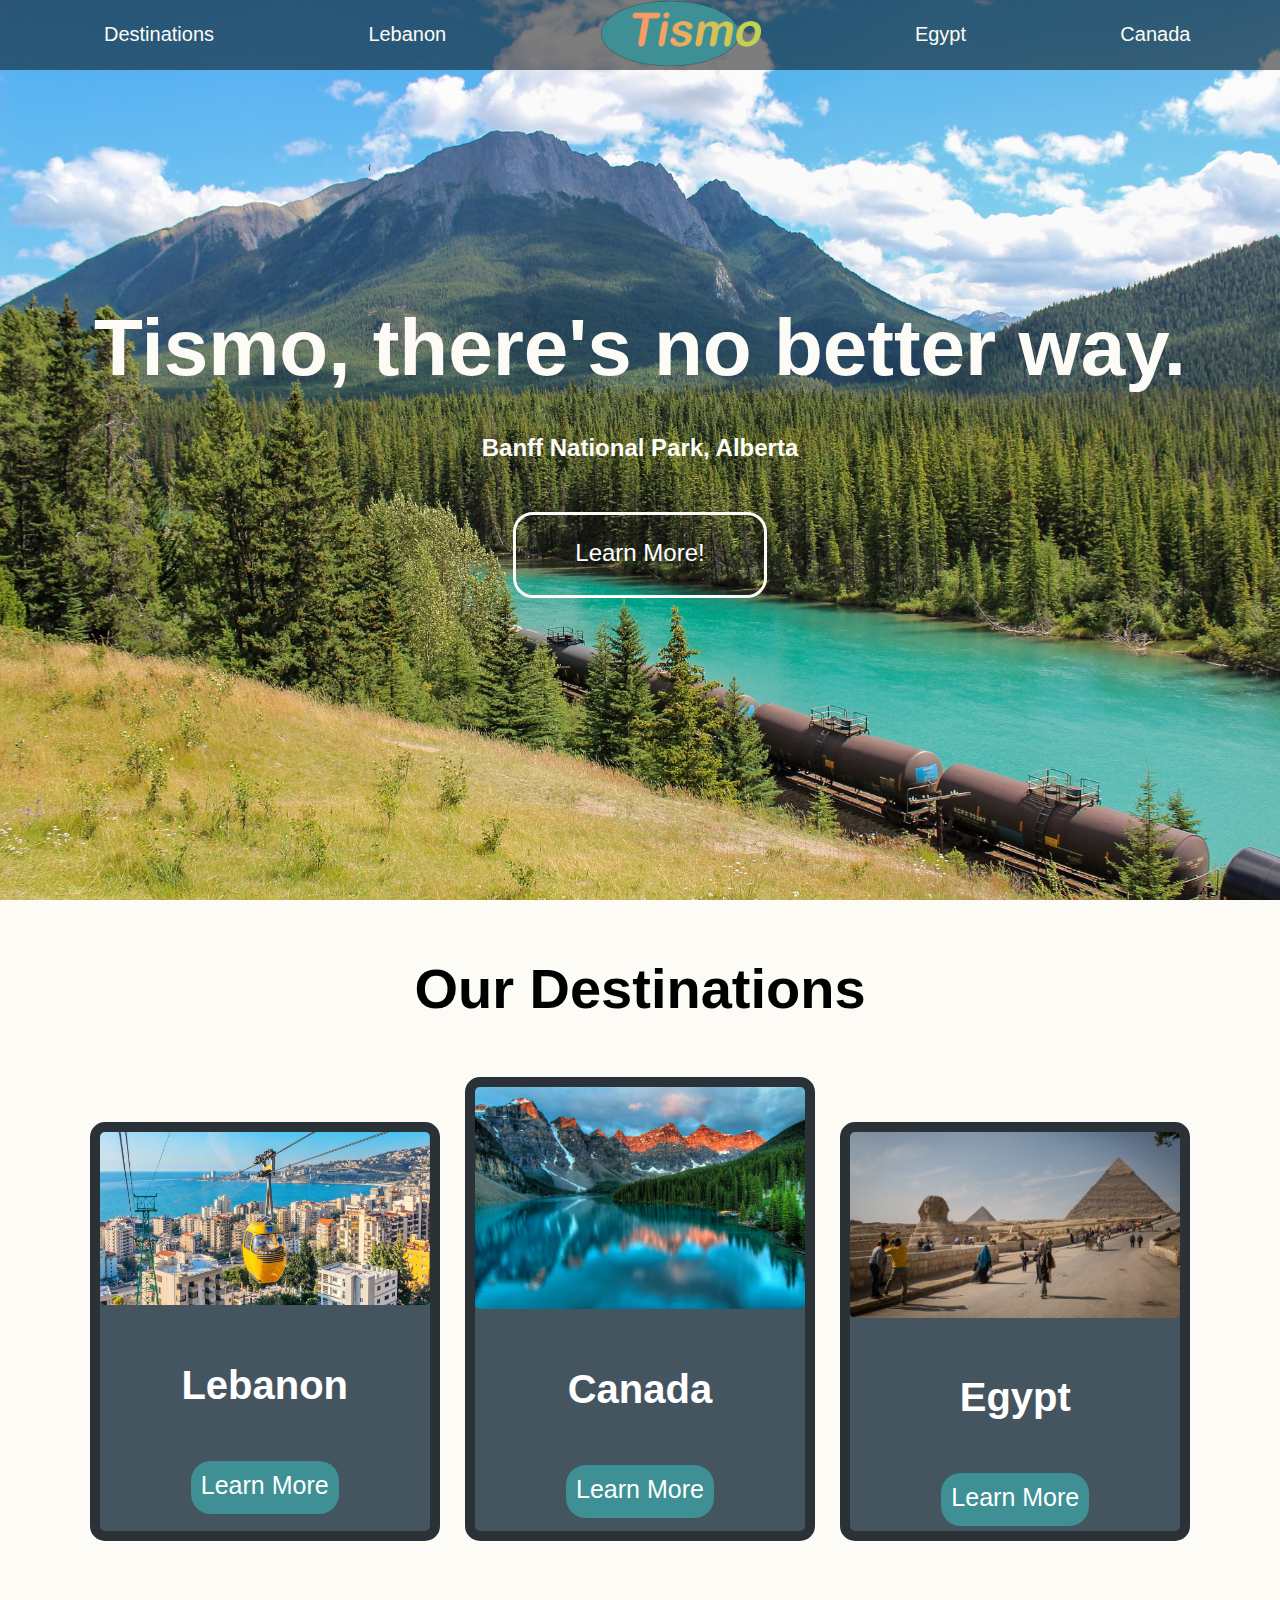
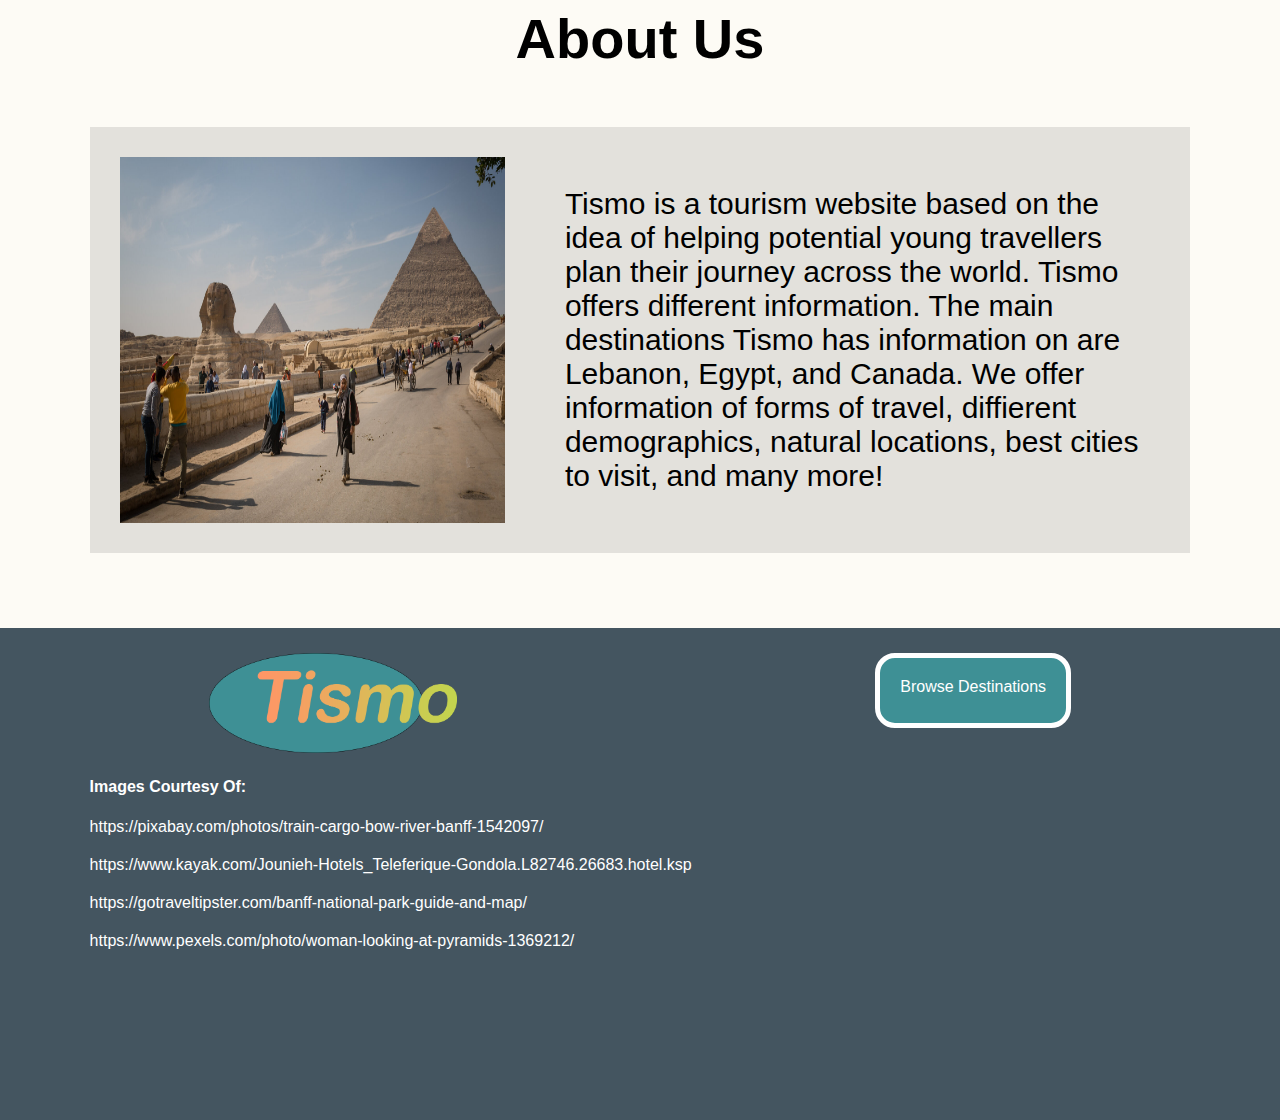
<file: index.html>
<!DOCTYPE html>
<html lang="en">
  <head>
    <meta charset="UTF-8" />
    <meta http-equiv="X-UA-Compatible" content="IE=edge" />
    <meta name="viewport" content="width=device-width, initial-scale=1.0" />
    <link rel="stylesheet" href="css/styles.css" />
    <link rel="icon" href="icon.ico" />
    <title>Tismo</title>
    <link
      href="https://cdnjs.cloudflare.com/ajax/libs/font-awesome/5.15.1/css/all.min.css"
      rel="stylesheet"
      type="text/css"
    />
  </head>
  <body>
    <!-- Header -->
    <header class="header">
      <div class="dropdown">
        <button class="dropbtn">
          <img class="dropdown-img" src="IMG/menu.png" alt="menu png" />
        </button>
        <nav>
          <ul class="dropdown-content" style="list-style-type: none">
            <li><a href="destinations.html">Destinations</a></li>
            <li><a href="/Lebanon/lebanon-about.html">Lebanon</a></li>
            <li>
              <a href="index.html"
                ><img
                  class="logodesktop"
                  src="IMG/fixedtismo.png"
                  alt="Tismo Logo"
              /></a>
            </li>
            <li><a href="Egypt/egypt-about.html">Egypt</a></li>
            <li><a href="Canada/canada-about.html">Canada</a></li>
          </ul>
        </nav>
      </div>
      <div>
        <a href="index.html"
          ><img class="logo" src="IMG/fixedtismo.png" alt="Tismo Logo"
        /></a>
      </div>
    </header>
    <!-- heroimg -->
    <section class="hero1">
      <div class="hero-inner">
        <h1>Tismo, there's no better way.</h1>

        <h2>Banff National Park, Alberta</h2>
        <a href="Canada/canada-about.html" class="herobutton">Learn More!</a>
      </div>
    </section>

    <!-- Destinations on Index -->
    <section class="index-destinations">
      <h3>Our Destinations</h3>
      <div class="dest-flex">
        <div class="dest-Lebanon">
          <img src="IMG/Lebanon-Gondala.jpg" alt="Lebanese Gondala in Sun" />
          <section class="destinations-text">
            <h4>Lebanon</h4>
            <a href="Lebanon/lebanon-about.html">Learn More</a>
          </section>
        </div>
        <div class="dest-Canada">
          <img src="IMG/alberta.jpg" alt="Alberta Mountains" />
          <section class="destinations-text">
            <h4>Canada</h4>
            <a href="Canada/canada-about.html">Learn More</a>
          </section>
        </div>
        <div class="dest-Egypt">
          <img src="IMG/Egypt-View.jpg" alt="Egypt Pyramids View" />
          <section class="destinations-text">
            <h4>Egypt</h4>
            <a href="Egypt/egypt-about.html">Learn More</a>
          </section>
        </div>
      </div>
    </section>
    <!-- About Us -->
    <section class="AboutUs">
      <h3>About Us</h3>
      <div class="AboutUs-text">
        <img src="IMG/Egypt-View.jpg" alt="View of Egyptian Pyramids" />
        <p>
          Tismo is a tourism website based on the idea of helping potential
          young travellers plan their journey across the world. Tismo offers
          different information. The main destinations Tismo has information on
          are Lebanon, Egypt, and Canada. We offer information of forms of
          travel, diffierent demographics, natural locations, best cities to
          visit, and many more!
        </p>
      </div>
    </section>

    <!-- Footer -->
    <footer>
      <div class="container">
        <div class="upper">
          <div>
            <img
              src="IMG/fixedtismo.png"
              class="footerlogo"
              alt="Footer Logo"
            />
          </div>
          <div>
            <div>
              <a class="footerbutton" href="destinations.html"
                >Browse Destinations</a
              >
            </div>
          </div>
        </div>
        <div>
          <h4 class="footertitle">Images Courtesy Of:</h4>
          <p>
            <a class="footerlinks"
              >https://pixabay.com/photos/train-cargo-bow-river-banff-1542097/</a
            >
          </p>
          <p>
            <a class="footerlinks"
              >https://www.kayak.com/Jounieh-Hotels_Teleferique-Gondola.L82746.26683.hotel.ksp</a
            >
          </p>
          <p>
            <a class="footerlinks"
              >https://gotraveltipster.com/banff-national-park-guide-and-map/</a
            >
          </p>
          <p>
            <a class="footerlinks"
              >https://www.pexels.com/photo/woman-looking-at-pyramids-1369212/</a
            >
          </p>
        </div>
      </div>
    </footer>
  </body>
</html>
</file>
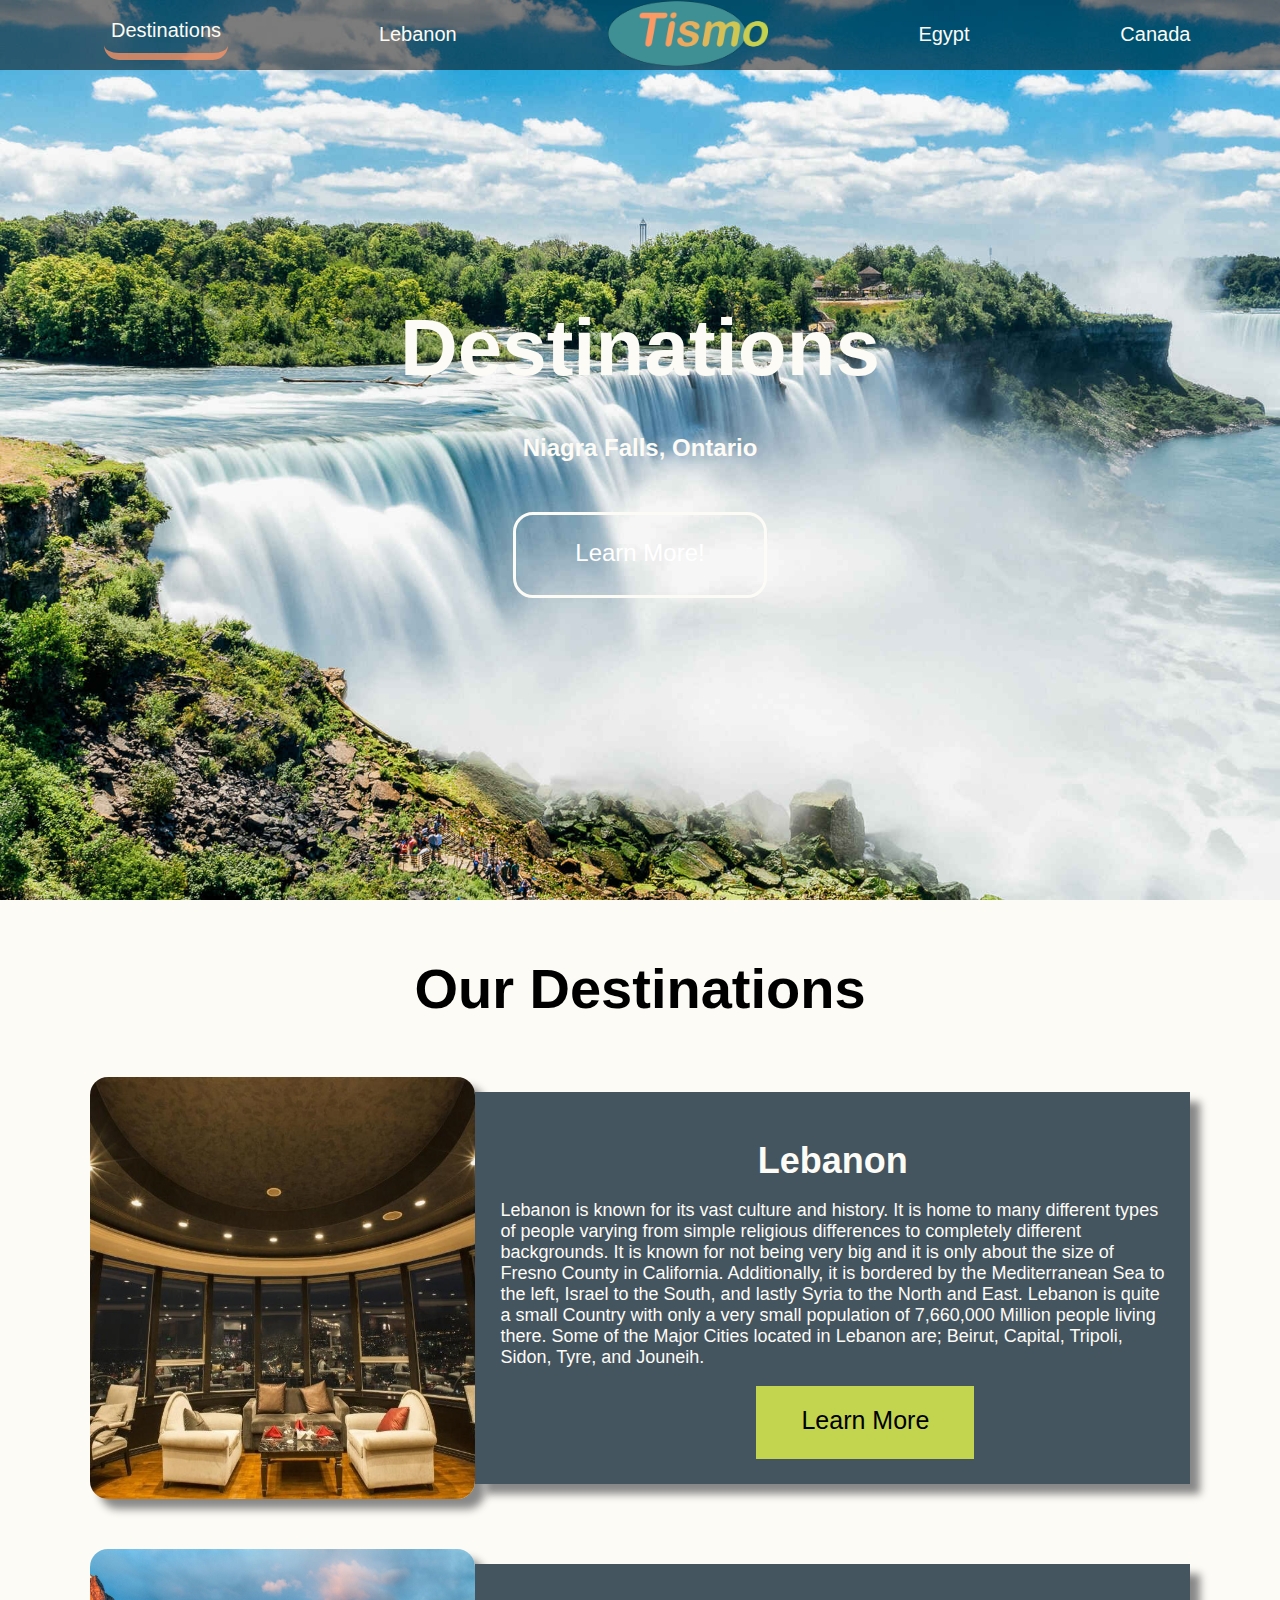
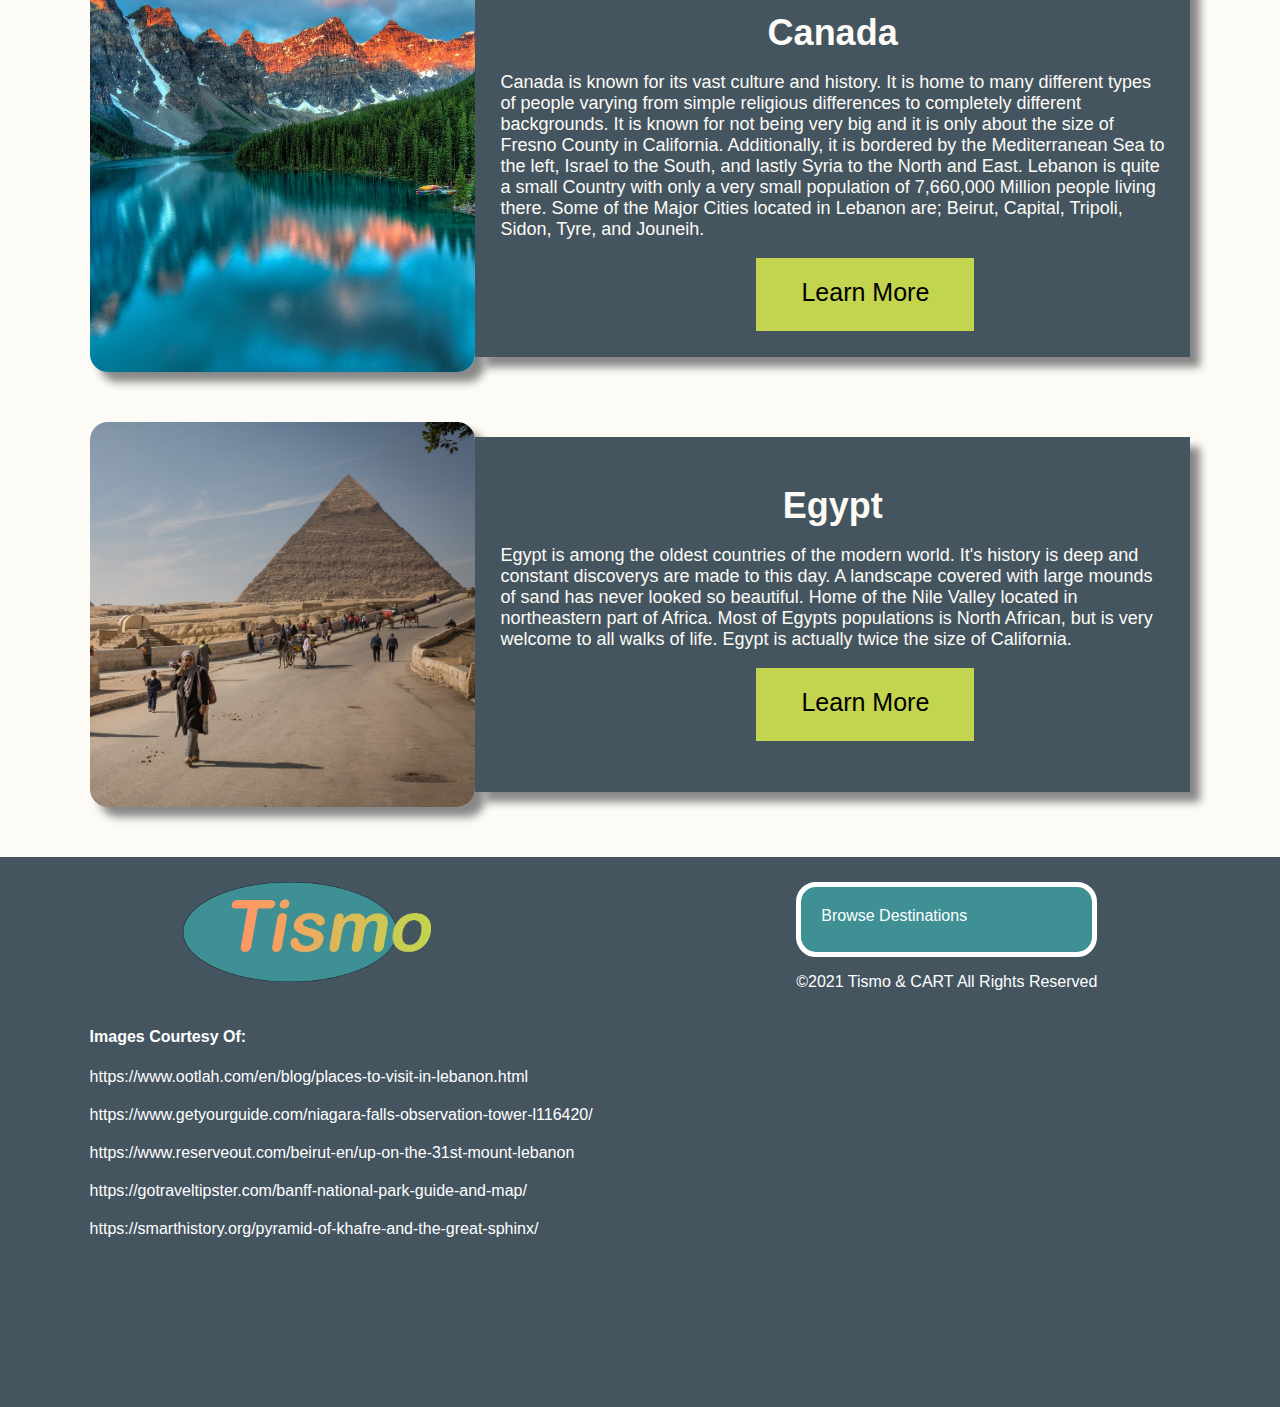
<file: destinations.html>
<!DOCTYPE html>
<html lang="en">
  <head>
    <meta charset="UTF-8" />
    <meta http-equiv="X-UA-Compatible" content="IE=edge" />
    <meta name="viewport" content="width=device-width, initial-scale=1.0" />
    <link rel="stylesheet" href="css/styles.css" />
    <link rel="icon" href="icon.ico" />
    <title>Tismo - Destinations</title>
    <link
      href="https://cdnjs.cloudflare.com/ajax/libs/font-awesome/5.15.1/css/all.min.css"
      rel="stylesheet"
      type="text/css"
    />
  </head>
  <body class="destinations">
    <!-- Header -->
    <header class="header">
      <div class="dropdown">
        <button class="dropbtn">
          <img class="dropdown-img" src="IMG/menu.png" alt="menu png" />
        </button>
        <nav>
          <ul class="dropdown-content" style="list-style-type: none">
            <li><a class="header-highlight" href="destinations.html">Destinations</a></li>
            <li><a href="/Lebanon/lebanon-about.html">Lebanon</a></li>
            <li>
              <a href="index.html"
                ><img
                  class="logodesktop"
                  src="IMG/fixedtismo.png"
                  alt="Tismo Logo"
              /></a>
            </li>
            <li><a href="Egypt/egypt-about.html">Egypt</a></li>
            <li><a href="Canada/canada-about.html">Canada</a></li>
          </ul>
        </nav>
      </div>
      <div>
        <a href="index.html"
          ><img class="logo" src="IMG/fixedtismo.png" alt="Tismo Logo"
        /></a>
      </div>
    </header>
    <!-- heroimg -->
    <section class="hero1">
      <div class="hero-inner">
        <h1>Destinations</h1>

        <h2>Niagra Falls, Ontario</h2>
        <a href="Canada/canada-about.html" class="herobutton">Learn More!</a>
      </div>
    </section>

    <!-- Destinations on Destinations -->
    <section class="dest-list">
      <h3>Our Destinations</h3>
      <div class="destinations-flex">
        <div class="destinations-Lebanon">
          <img
            src="IMG/hilton-beirut-hotel.jpg"
            alt="Lebanese Gondala in Sun"
          />
          <article class="dest-text">
            <h4>Lebanon</h4>
            <p>
              Lebanon is known for its vast culture and history. It is home to
              many different types of people varying from simple religious
              differences to completely different backgrounds. It is known for
              not being very big and it is only about the size of Fresno County
              in California. Additionally, it is bordered by the Mediterranean
              Sea to the left, Israel to the South, and lastly Syria to the
              North and East. Lebanon is quite a small Country with only a very
              small population of 7,660,000 Million people living there. Some of
              the Major Cities located in Lebanon are; Beirut, Capital, Tripoli,
              Sidon, Tyre, and Jouneih.
            </p>
            <a href="Lebanon/lebanon-about.html">Learn More</a>
          </article>
        </div>
        <div class="destinations-Lebanon">
          <img src="IMG/alberta-cropped.jpg" alt="Lebanese Gondala in Sun" />
          <article class="dest-text">
            <h4>Canada</h4>
            <p>
              Canada is known for its vast culture and history. It is home to
              many different types of people varying from simple religious
              differences to completely different backgrounds. It is known for
              not being very big and it is only about the size of Fresno County
              in California. Additionally, it is bordered by the Mediterranean
              Sea to the left, Israel to the South, and lastly Syria to the
              North and East. Lebanon is quite a small Country with only a very
              small population of 7,660,000 Million people living there. Some of
              the Major Cities located in Lebanon are; Beirut, Capital, Tripoli,
              Sidon, Tyre, and Jouneih.
            </p>
            <a href="Lebanon/lebanon-about.html">Learn More</a>
          </article>
        </div>
        <div class="destinations-Lebanon">
          <img src="IMG/Egypt-View-cropped.jpg" alt="Lebanese Gondala in Sun" />
          <article class="dest-text">
            <h4>Egypt</h4>
            <p>
              Egypt is among the oldest countries of the modern world. It's history is deep and constant discoverys are made to this day. A landscape covered with large mounds of sand has never looked so beautiful. Home of the Nile Valley located in northeastern part of Africa. Most of Egypts populations is North African, but is very welcome to all walks of life. Egypt is actually twice the size of California.
            </p>
            <a href="Lebanon/lebanon-about.html">Learn More</a>
          </article>
        </div>
      </div>
    </section>
    <!-- Footer -->
    <footer>
      <section class="container">
        <div class="upper">
          <div>
            <img
              src="IMG/fixedtismo.png"
              class="footerlogo"
              alt="Footer Logo"
            />
          </div>
          <div>
            <a class="footerbutton" href="destinations.html"
              >Browse Destinations</a
            >
            <p>©2021 Tismo & CART All Rights Reserved</p>
          </div>
        </div>
        <div>
          <h4 class="footertitle">Images Courtesy Of:</h4>
          <p>
            <a class="footerlinks"
              >https://www.ootlah.com/en/blog/places-to-visit-in-lebanon.html</a
            >
          </p> <p>
            <a class="footerlinks"
              >https://www.getyourguide.com/niagara-falls-observation-tower-l116420/</a
            >
          </p>
          <p>
            <a class="footerlinks"
              >https://www.reserveout.com/beirut-en/up-on-the-31st-mount-lebanon</a
            >
          </p>
          <p>
            <a class="footerlinks"
              >https://gotraveltipster.com/banff-national-park-guide-and-map/</a
            >
          </p>
          <p>
            <a class="footerlinks"
              >https://smarthistory.org/pyramid-of-khafre-and-the-great-sphinx/</a
            >
          </p>
        </div>
      </section>
    </footer>
  </body>
</html>
</file>
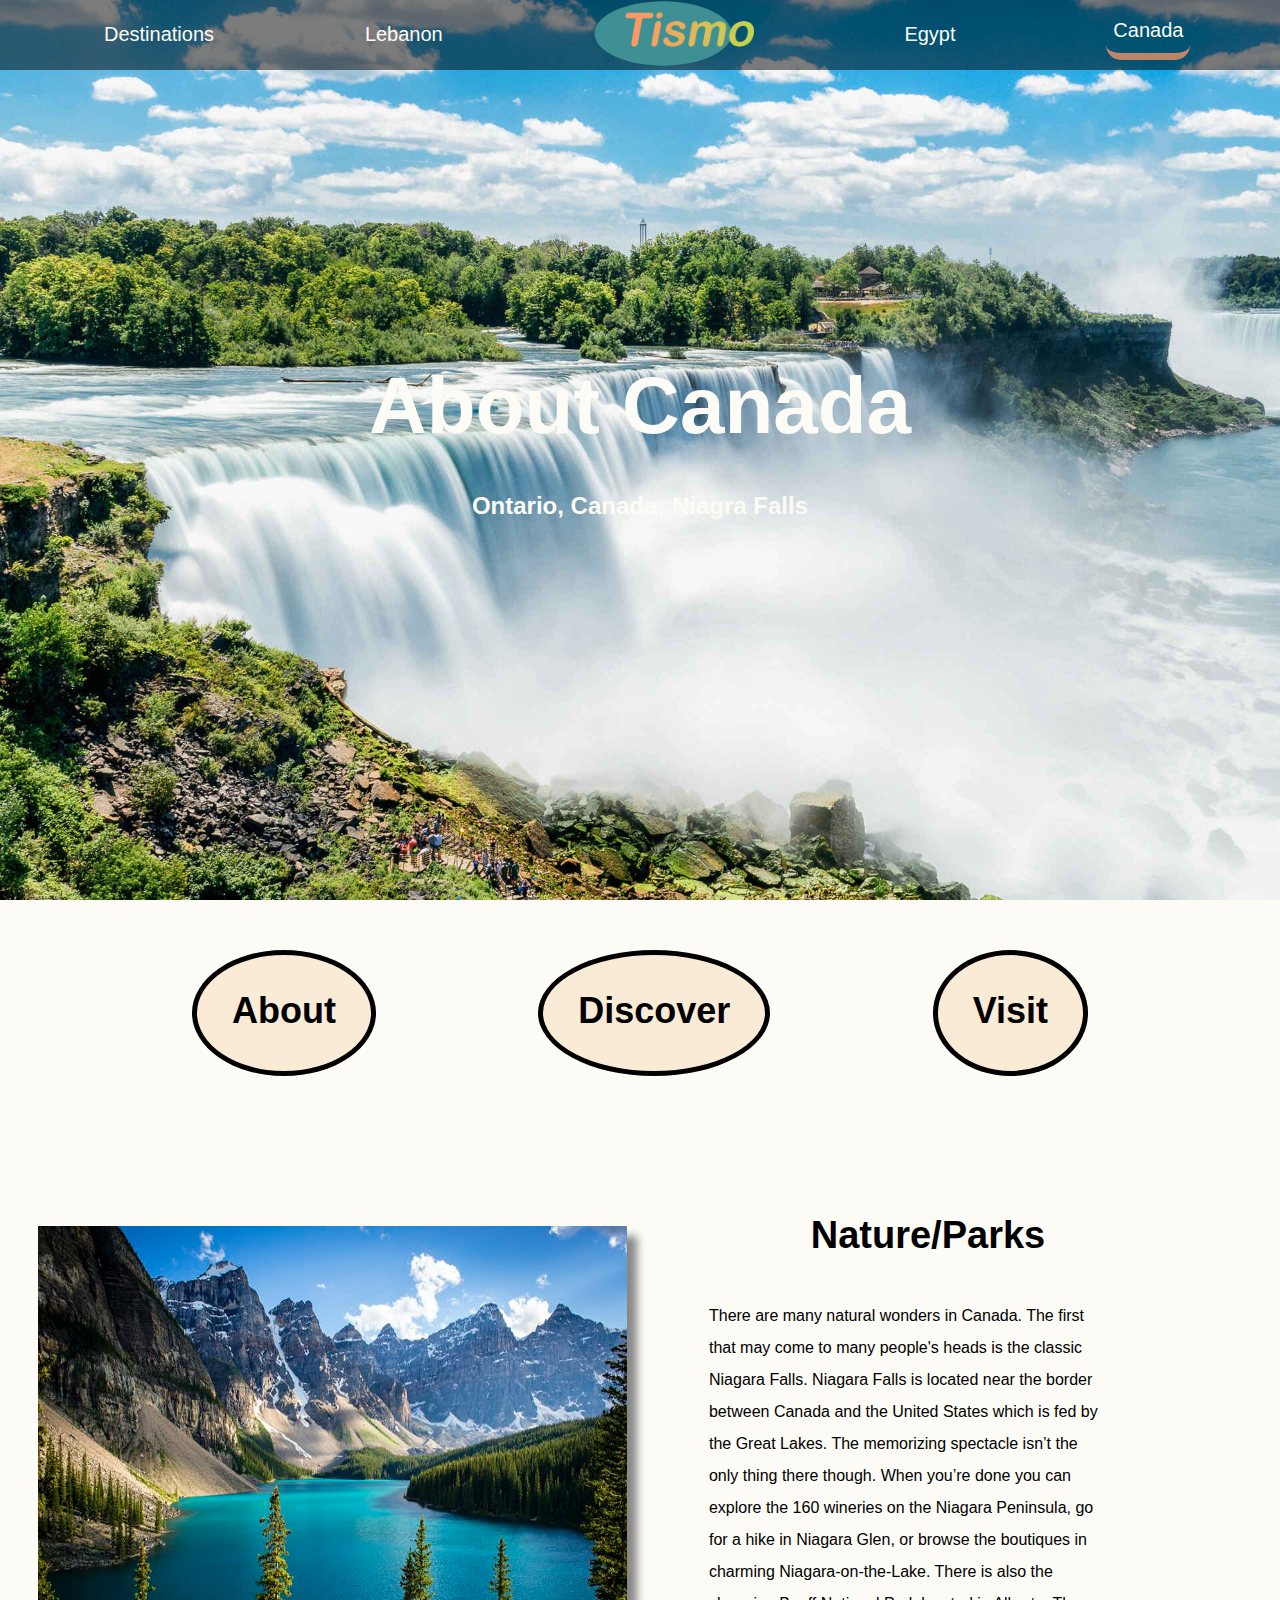
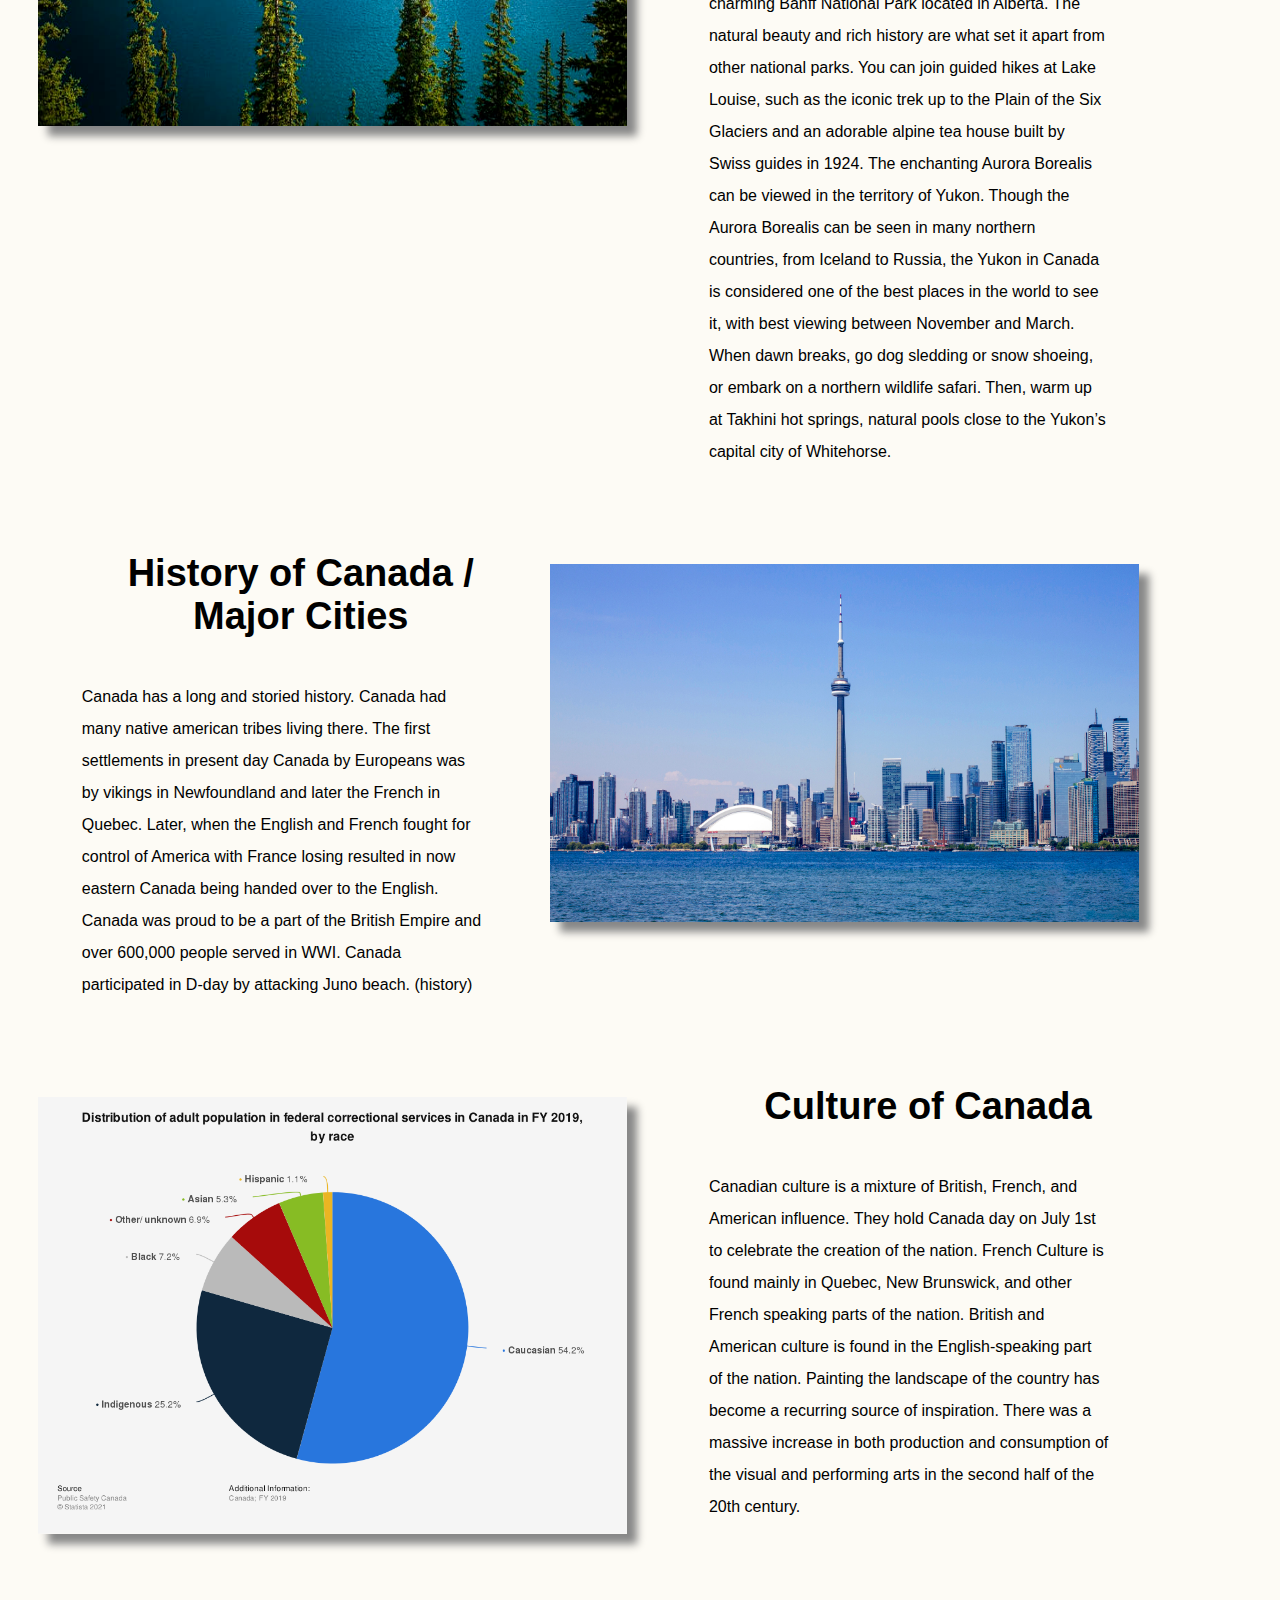
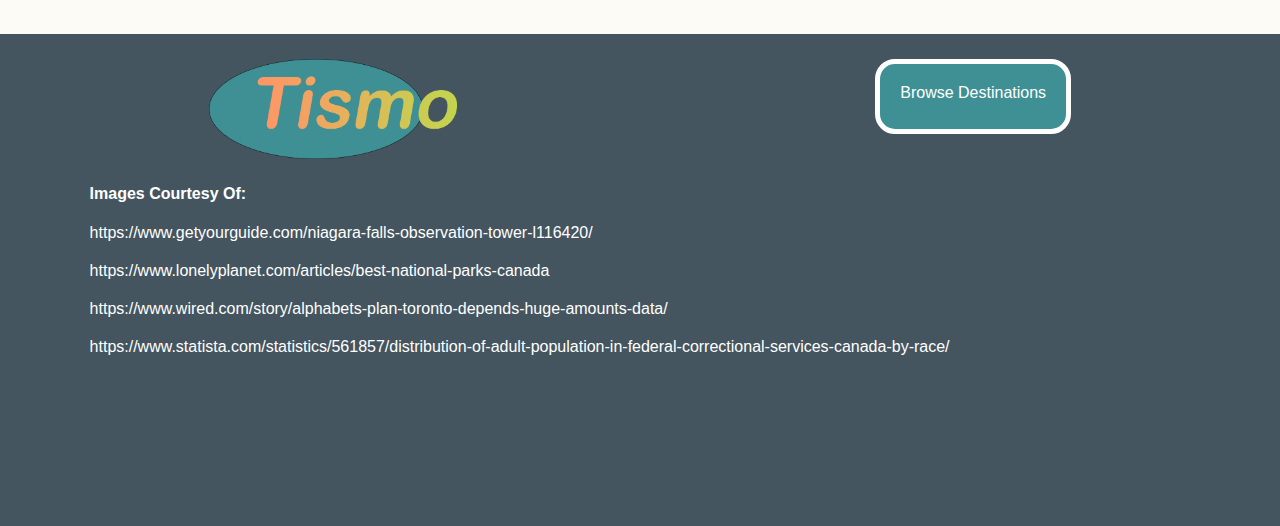
<file: Canada/canada-about.html>
<!DOCTYPE html>
<html lang="en">
  <head>
    <meta charset="UTF-8" />
    <meta http-equiv="X-UA-Compatible" content="IE=edge" />
    <meta name="viewport" content="width=device-width, initial-scale=1.0" />
    <link rel="stylesheet" href="../css/styles.css" />
    <link rel="icon" href="icon.ico" />
    <title>Tismo - About Canada</title>
    <link
      href="https://cdnjs.cloudflare.com/ajax/libs/font-awesome/5.15.1/css/all.min.css"
      rel="stylesheet"
      type="text/css"
    />
  </head>
  <body class="about-canada">
    <!-- Header -->
    <header class="header">
      <div class="dropdown">
        <button class="dropbtn">
          <img class="dropdown-img" src="../IMG/menu.png" alt="Menu PNG" />
        </button>
        <nav>
          <ul class="dropdown-content" style="list-style-type: none;">
            <li><a href="../destinations.html">Destinations</a></li>
            <li><a href="../Lebanon/lebanon-about.html">Lebanon</a></li>
            <li>
              <a href="../index.html"
                ><img
                  class="logodesktop"
                  src="../IMG/fixedtismo.png"
                  alt="Tismo Logo"
              /></a>
            </li>
            <li><a href="../Egypt/egypt-about.html">Egypt</a></li>
            <li><a class="header-highlight" href="../Canada/canada-about.html">Canada</a></li>
          </ul>
        </nav>
      </div>
      <div>
        <a href="../index.html"
          ><img class="logo" src="../IMG/fixedtismo.png" alt="Tismo Logo"
        /></a>
      </div>
    </header>
    <!-- heroimg -->
    <section class="hero1">
      <div class="hero-inner">
        <h1>About Canada</h1>

        <h2>Ontario, Canada; Niagra Falls</h2>
      </div>
    </section>
    <!-- Navigation Through Page -->
    <div class="nav-buttons-div">
      <a class="nav-buttons" href="Canada-about.html"
        >About</a
      >

      <a class="nav-buttons" href="Canada-discover.html"
        >Discover</a
      >

      <a class="nav-buttons" href="Canada-visit.html"
        >Visit</a
      >
    </div>
    <!-- Information on About -->
    <div class="about-boxes">
      <img src="../IMG/canadapark.jpg" alt="Park" />
      <article class="about-boxes-1">
        <h3>Nature/Parks</h3>
        <p>
          There are many natural wonders in Canada. The first that may come to many people's heads is the classic Niagara Falls. Niagara Falls is located near the border between Canada and the United States which is fed by the Great Lakes. The memorizing spectacle isn’t the only thing there though. When you’re done you can explore the 160 wineries on the Niagara Peninsula, go for a hike in Niagara Glen, or browse the boutiques in charming Niagara-on-the-Lake. There is also the charming Banff National Park located in Alberta. The natural beauty and rich history are what set it apart from other national parks. You can join guided hikes at Lake Louise, such as the iconic trek up to the Plain of the Six Glaciers and an adorable alpine tea house built by Swiss guides in 1924. The enchanting Aurora Borealis can be viewed in the territory of Yukon. Though the Aurora Borealis can be seen in many northern countries, from Iceland to Russia, the Yukon in Canada is considered one of the best places in the world to see it, with best viewing between November and March. When dawn breaks, go dog sledding or snow shoeing, or embark on a northern wildlife safari. Then, warm up at Takhini hot springs, natural pools close to the Yukon’s capital city of Whitehorse.
        </p>
      </article>

      <article class="about-boxes-1">
        <h3>History of Canada / Major Cities</h3>
        <p>
          Canada has a long and storied history. Canada had many native american tribes living there. The first settlements in present day Canada by Europeans was by vikings in Newfoundland and later the French in Quebec. Later, when the English and French fought for control of America with France losing resulted in now eastern Canada being handed over to the English. Canada was proud to be a part of the British Empire and over 600,000 people served in WWI. Canada participated in D-day by attacking Juno beach. (history)
        </p>
      </article>
      <img src="../IMG/canadacity.jpg" alt="Toronto" />
      <img src="../IMG/canadademographics.png" alt="Canada Demographics" />
      <article class="about-boxes-1">
        <h3>Culture of Canada</h3>
        <p>
          Canadian culture is a mixture of British, French, and American influence. They hold Canada day on July 1st to celebrate the creation of the nation. French Culture is found mainly in Quebec, New Brunswick, and other French speaking parts of the nation. British and American culture is found in the English-speaking part of the nation. Painting the landscape of the country has become a recurring source of inspiration. There was a massive increase in both production and consumption of the visual and performing arts in the second half of the 20th century.
        </p>
      </article>
    </div>
    <!-- Footer -->
    <footer>
        <div class="container">
          <div class="upper">
            <div>
              <img src="../IMG/fixedtismo.png" class="footerlogo" alt="Footer Logo" />
            </div>
            <div>
              <div>
                <a class="footerbutton" href="destinations.html">Browse Destinations</a>
              </div>
            </div>
          </div>
            <div>
              <h4 class="footertitle">Images Courtesy Of:</h4>
              <p><a class="footerlinks">https://www.getyourguide.com/niagara-falls-observation-tower-l116420/</a></p>
              <p><a class="footerlinks">https://www.lonelyplanet.com/articles/best-national-parks-canada</a></p>
              <p><a class="footerlinks">https://www.wired.com/story/alphabets-plan-toronto-depends-huge-amounts-data/</a></p>
              <p><a class="footerlinks">https://www.statista.com/statistics/561857/distribution-of-adult-population-in-federal-correctional-services-canada-by-race/</a></p>
            </div>
          </div>
      </footer>
  </body>
</html>
</file>
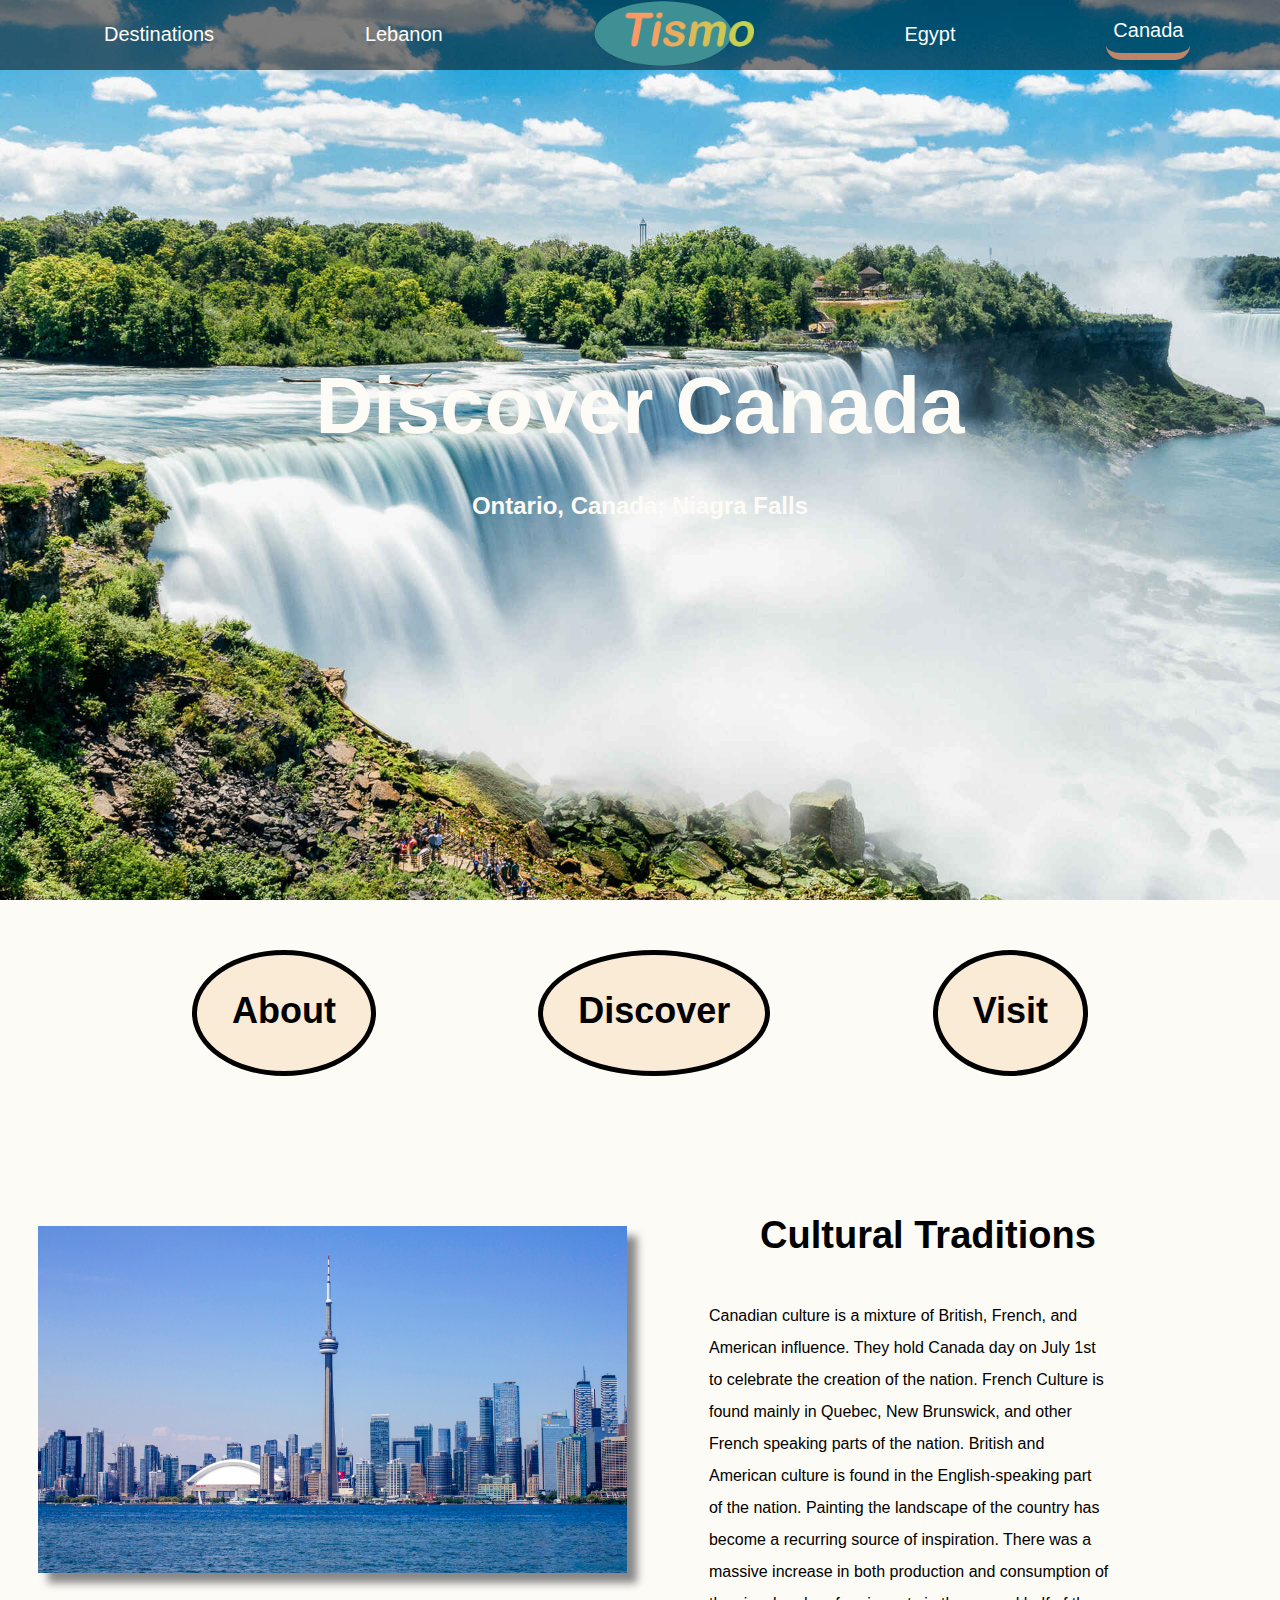
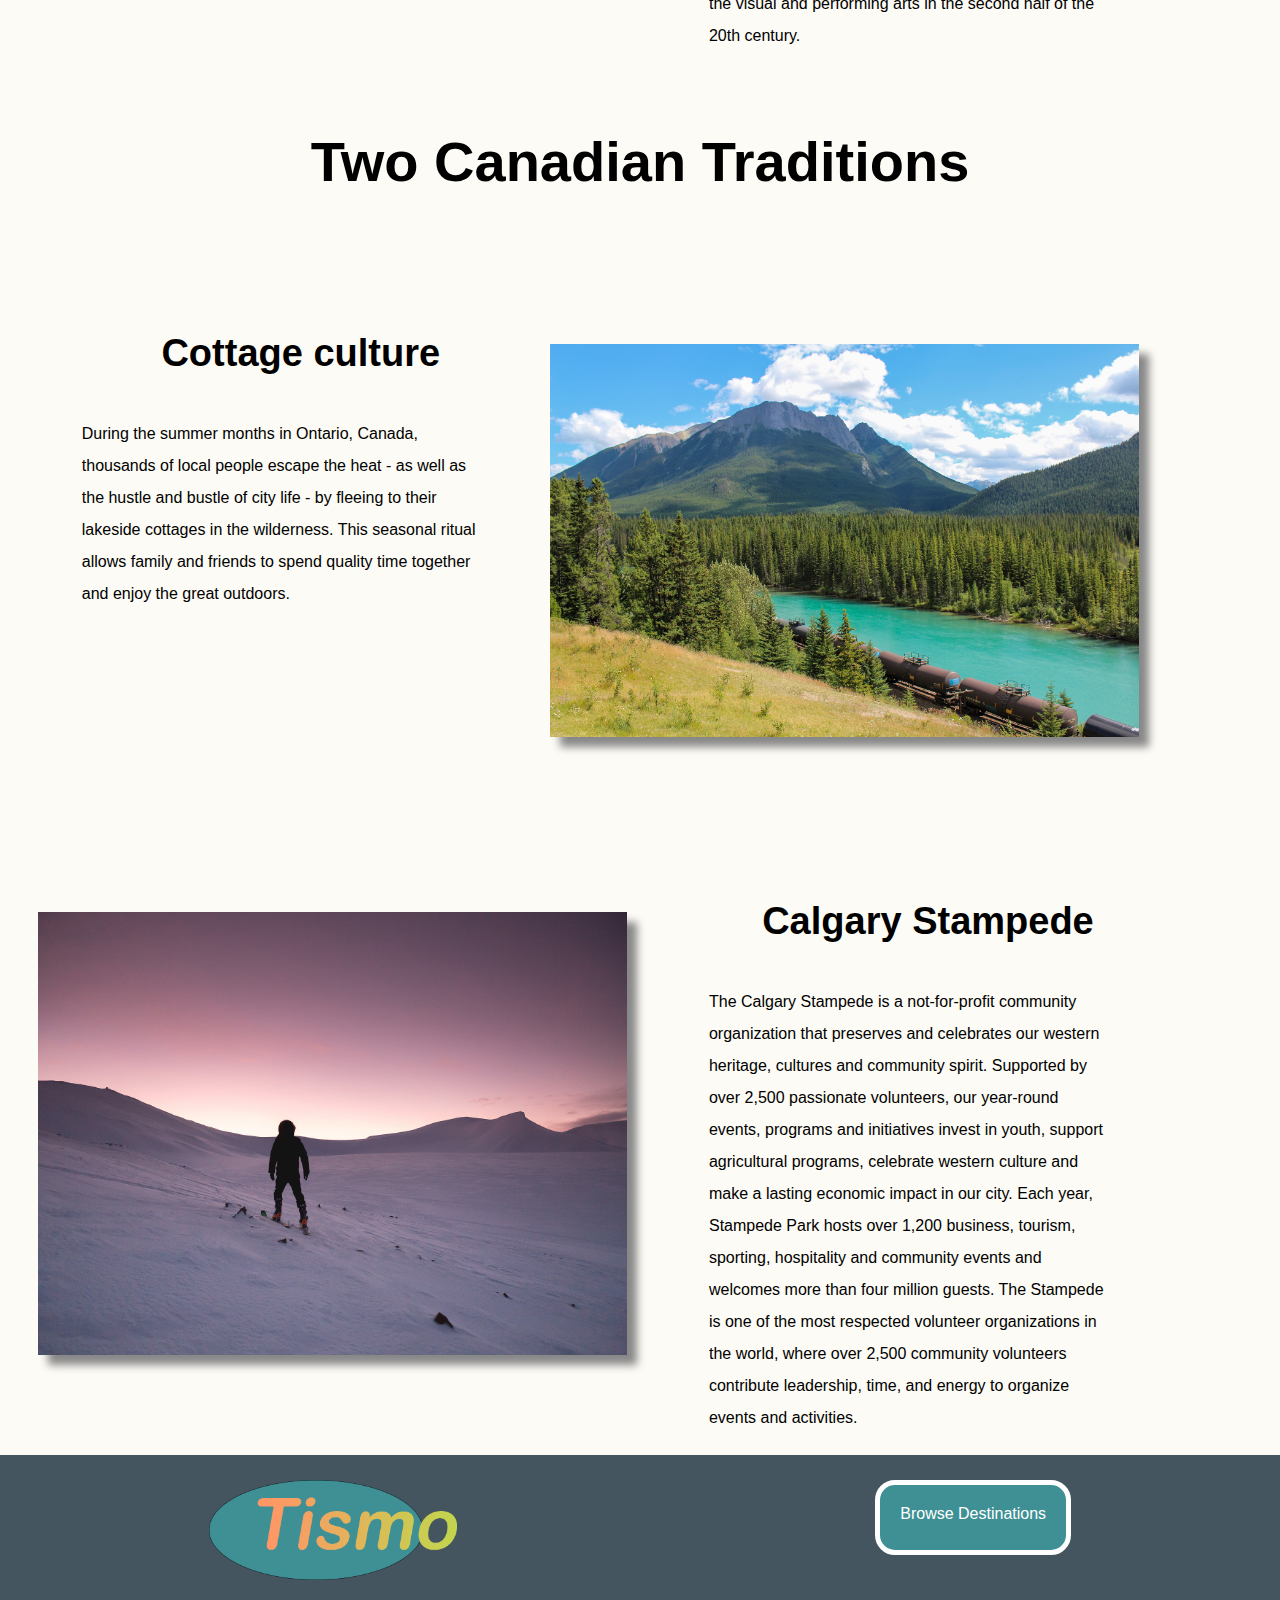
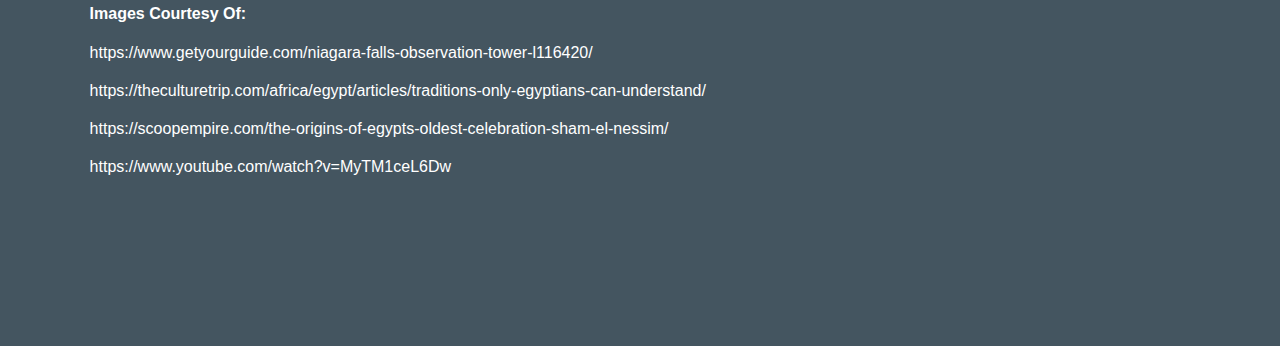
<file: Canada/canada-discover.html>
<!DOCTYPE html>
<html lang="en">
  <head>
    <meta charset="UTF-8" />
    <meta http-equiv="X-UA-Compatible" content="IE=edge" />
    <meta name="viewport" content="width=device-width, initial-scale=1.0" />
    <link rel="stylesheet" href="../css/styles.css" />
    <link rel="icon" href="icon.ico" />
    <title>Tismo - Discover Canada</title>
    <link
      href="https://cdnjs.cloudflare.com/ajax/libs/font-awesome/5.15.1/css/all.min.css"
      rel="stylesheet"
      type="text/css"
    />
  </head>
  <body class="discover-canada">
    <!-- Header -->
    <header class="header">
      <div class="dropdown">
        <button class="dropbtn">
          <img class="dropdown-img" src="../IMG/menu.png" alt="menu png"/>
        </button>
        <nav>
          <ul class="dropdown-content" style="list-style-type: none;">
            <li><a href="../destinations.html">Destinations</a></li>
            <li><a href="../Lebanon/lebanon-about.html">Lebanon</a></li>
            <li>
              <a href="../index.html"
                ><img
                  class="logodesktop"
                  src="../IMG/fixedtismo.png"
                  alt="Tismo Logo"
              /></a>
            </li>
            <li><a href="../Egypt/egypt-about.html">Egypt</a></li>
            <li><a class="header-highlight" href="../Canada/canada-about.html">Canada</a></li>
          </ul>
        </nav>
      </div>
      <div>
        <a href="../index.html"
          ><img class="logo" src="../IMG/fixedtismo.png" alt="Tismo Logo"
        /></a>
      </div>
    </header>
    <!-- heroimg -->
    <section class="hero1">
      <div class="hero-inner">
        <h1>Discover Canada</h1>

        <h2>Ontario, Canada; Niagra Falls</h2>
      </div>
    </section>
    <!-- Navigation Through Page -->
    <div class="nav-buttons-div">
      <a class="nav-buttons" href="Canada-about.html"
        >About</a
      >

      <a class="nav-buttons" href="Canada-discover.html"
        >Discover</a
      >

      <a class="nav-buttons" href="Canada-visit.html"
        >Visit</a
      >
    </div>
    <!-- Information on About -->
    <div class="about-boxes">
      <img src="../IMG/canadacity.jpg" alt="canada city" />
      <article class="about-boxes-1">
        <h3>Cultural Traditions</h3>
        <p>
          Canadian culture is a mixture of British, French, and American influence. They hold Canada day on July 1st to celebrate the creation of the nation. French Culture is found mainly in Quebec, New Brunswick, and other French speaking parts of the nation. British and American culture is found in the English-speaking part of the nation. Painting the landscape of the country has become a recurring source of inspiration. There was a massive increase in both production and consumption of the visual and performing arts in the second half of the 20th century.
        </p>
      </article>
    </div>
    <div class="tourist-about-header">
      <h3>Two Canadian Traditions</h3>
    </div>
    <div class="about-boxes">
      <article class="about-boxes-1">
        <h3>Cottage culture</h3>
        <p>
          During the summer months in Ontario, Canada, thousands of local people escape the heat - as well as the hustle and bustle of city life - by fleeing to their lakeside cottages in the wilderness. This seasonal ritual allows family and friends to spend quality time together and enjoy the great outdoors. 
        </p>
      </article>
      <img src="../IMG/Canada-Forest.jpg" alt="canada forest" />
      <img src="../IMG/Canada-Hiking.jpg" alt="canada hiking" />
      <article class="about-boxes-1">
        <h3>Calgary Stampede</h3>
        <p>
          The Calgary Stampede is a not-for-profit community organization that preserves and celebrates our western heritage, cultures and community spirit. Supported by over 2,500 passionate volunteers, our year-round events, programs and initiatives invest in youth, support agricultural programs, celebrate western culture and make a lasting economic impact in our city. Each year, Stampede Park hosts over 1,200 business, tourism, sporting, hospitality and community events and welcomes more than four million guests. The Stampede is one of the most respected volunteer organizations in the world, where over 2,500 community volunteers contribute leadership, time, and energy to organize events and activities.
        </p>
      </article>
    </div>
    <!-- Footer -->
    <footer>
      <div class="container">
        <div class="upper">
          <div>
            <img src="../IMG/fixedtismo.png" class="footerlogo" alt="Footer Logo" />
          </div>
          <div>
            <a class="footerbutton" href="destinations.html">Browse Destinations</a>
          </div>
        </div>
          <div>
            <h4 class="footertitle">Images Courtesy Of:</h4>
            <p><a class="footerlinks">https://www.getyourguide.com/niagara-falls-observation-tower-l116420/</a></p>
            <p><a class="footerlinks">https://theculturetrip.com/africa/egypt/articles/traditions-only-egyptians-can-understand/</a></p>
            <p><a class="footerlinks">https://scoopempire.com/the-origins-of-egypts-oldest-celebration-sham-el-nessim/</a></p>
            <p><a class="footerlinks">https://www.youtube.com/watch?v=MyTM1ceL6Dw</a></p>
        </div>
        </div>
    </footer>
  </body>
</html>
</file>
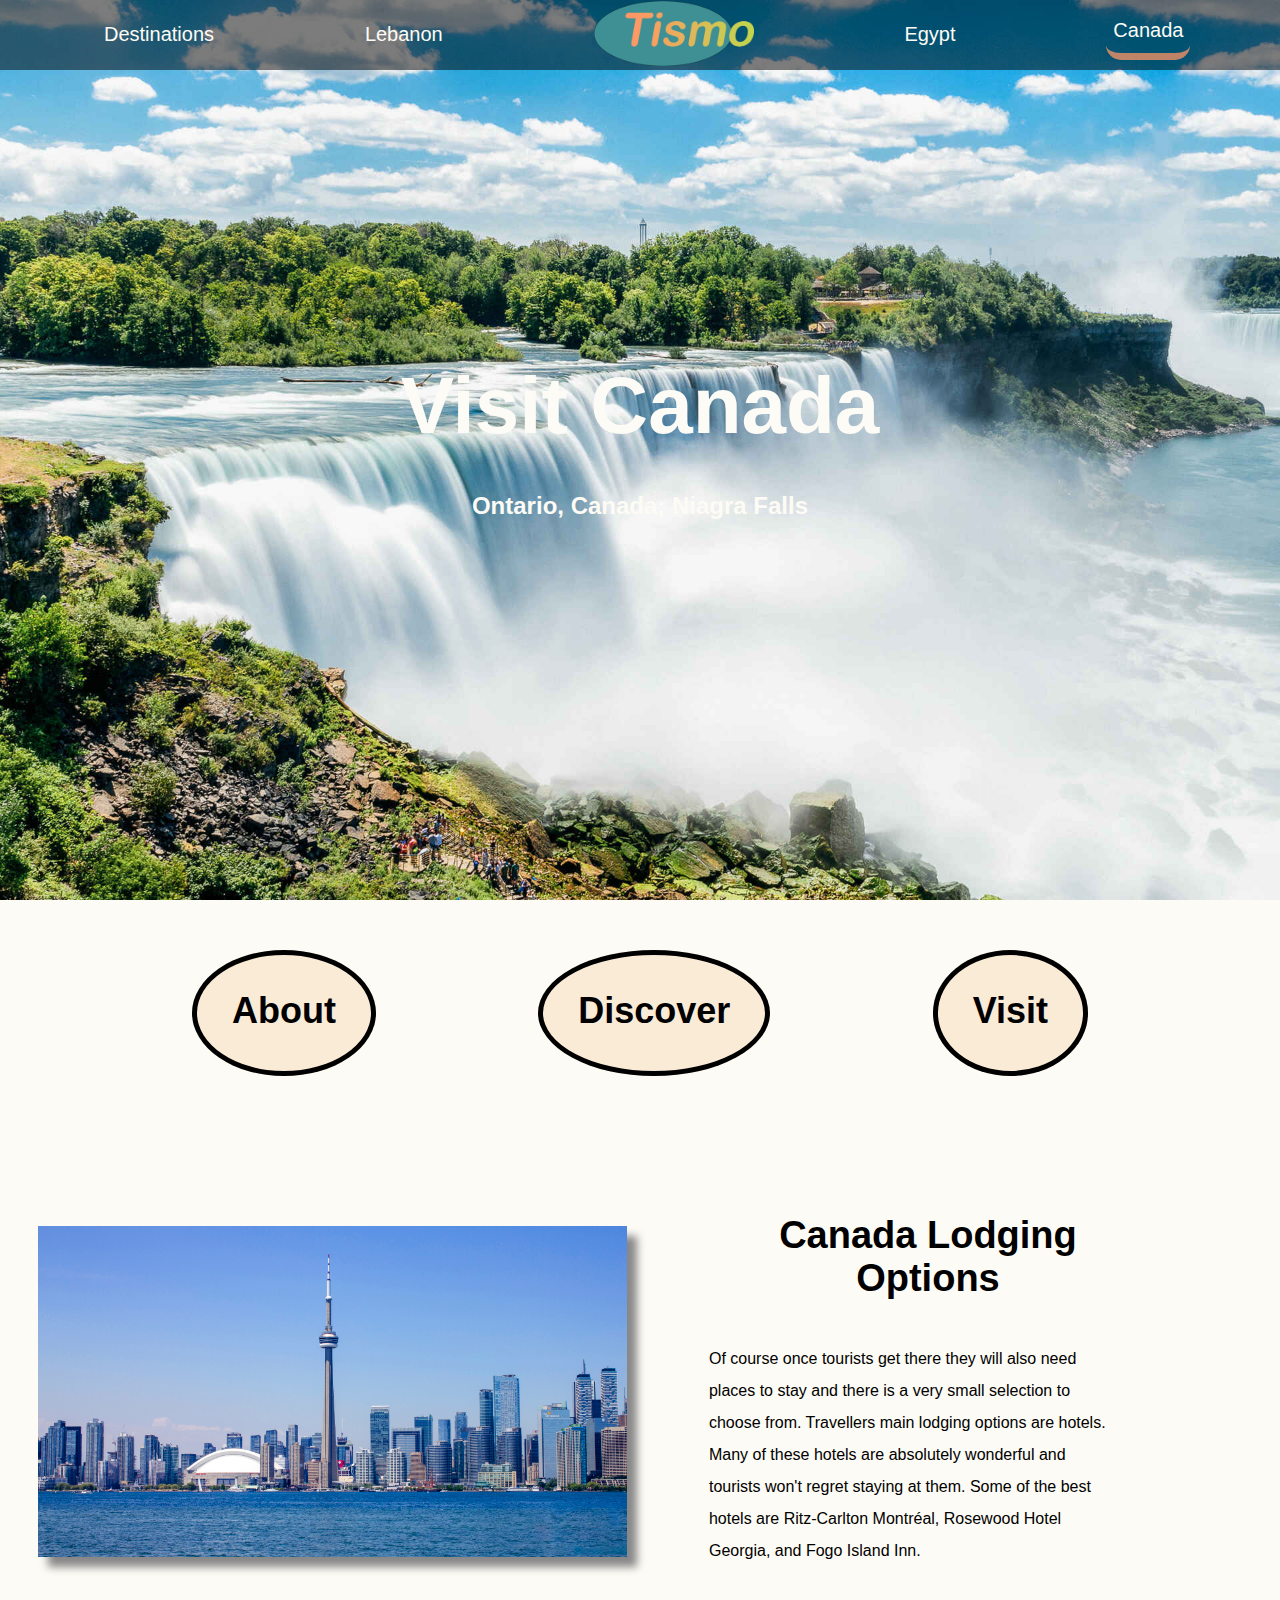
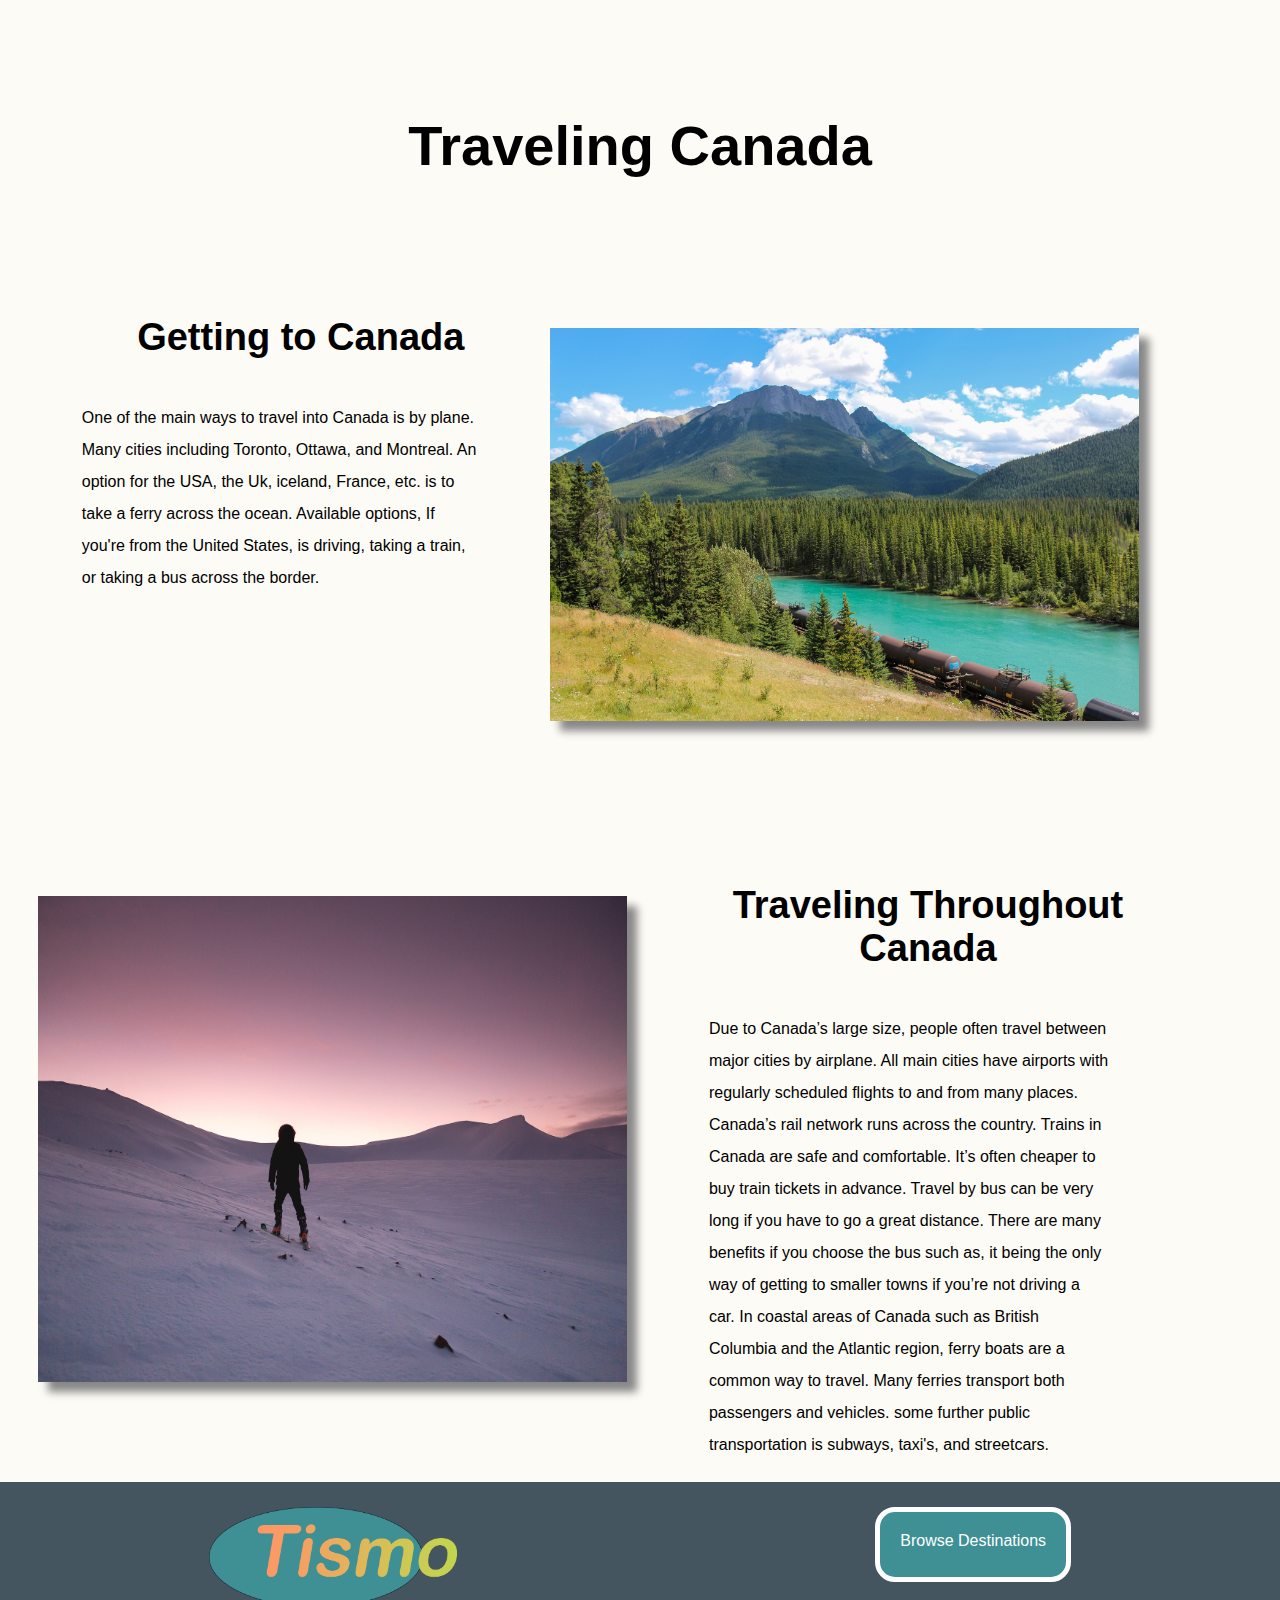
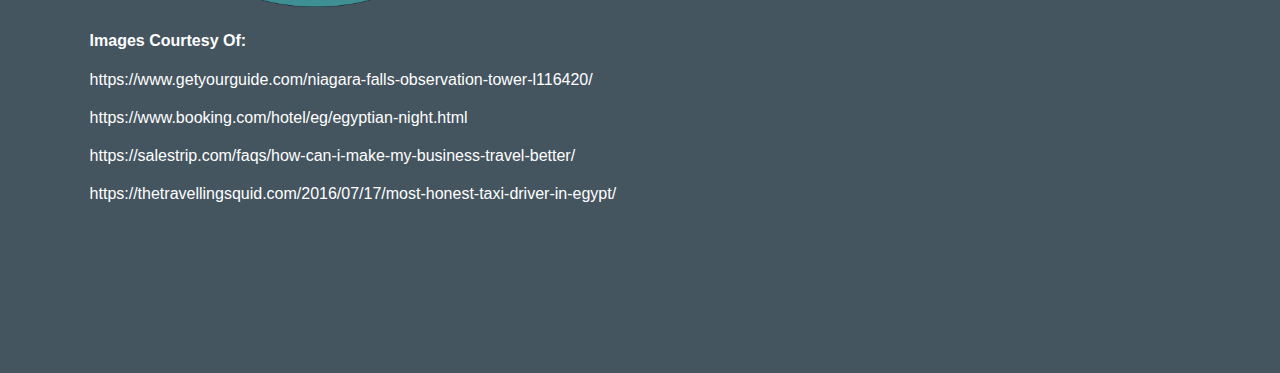
<file: Canada/canada-visit.html>
<!DOCTYPE html>
<html lang="en">
  <head>
    <meta charset="UTF-8" />
    <meta http-equiv="X-UA-Compatible" content="IE=edge" />
    <meta name="viewport" content="width=device-width, initial-scale=1.0" />
    <link rel="stylesheet" href="../css/styles.css" />
    <link rel="icon" href="icon.ico" />
    <title>Tismo - Visit Canada</title>
    <link
      href="https://cdnjs.cloudflare.com/ajax/libs/font-awesome/5.15.1/css/all.min.css"
      rel="stylesheet"
      type="text/css"
    />
  </head>
  <body class="visit-canada">
    <!-- Header -->
    <header class="header">
      <div class="dropdown">
        <button class="dropbtn">
          <img class="dropdown-img" src="../IMG/menu.png" alt="menu PNG" />
        </button>
        <nav>
          <ul class="dropdown-content" style="list-style-type: none">
            <li><a href="../destinations.html">Destinations</a></li>
            <li><a href="../Lebanon/lebanon-about.html">Lebanon</a></li>
            <li>
              <a href="../index.html"
                ><img
                  class="logodesktop"
                  src="../IMG/fixedtismo.png"
                  alt="Tismo Logo"
              /></a>
            </li>
            <li><a href="../Egypt/egypt-about.html">Egypt</a></li>
            <li><a class="header-highlight" href="../Canada/canada-about.html">Canada</a></li>
          </ul>
        </nav>
      </div>
      <div>
        <a href="../index.html"
          ><img class="logo" src="../IMG/fixedtismo.png" alt="Tismo Logo"
        /></a>
      </div>
    </header>
    <!-- heroimg -->
    <section class="hero1">
      <div class="hero-inner">
        <h1>Visit Canada</h1>

        <h2>Ontario, Canada; Niagra Falls</h2>
      </div>
    </section>
    <!-- Navigation Through Page -->
    <div class="nav-buttons-div">
      <a class="nav-buttons" href="Canada-about.html"
        >About</a
      >

      <a class="nav-buttons" href="Canada-discover.html"
        >Discover</a
      >

      <a class="nav-buttons" href="Canada-visit.html"
        >Visit</a
      >
    </div>
    <!-- Information on About -->
    <div class="about-boxes">
      <img src="../IMG/canadacity.jpg" alt="Canada city" />
      <article class="about-boxes-1">
        <h3>Canada Lodging Options</h3>
        <p>
          Of course once tourists get there they will also need places to stay and there is a very small selection to choose from. Travellers main lodging options are hotels. Many of these hotels are absolutely wonderful and tourists won't regret staying at them. Some of the best hotels are Ritz-Carlton Montréal, Rosewood Hotel Georgia, and Fogo Island Inn.
        </p>
      </article>
    </div>
    <div class="tourist-about-header">
      <h3>Traveling Canada</h3>
    </div>
    <div class="about-boxes">
      <article class="about-boxes-1">
        <h3>Getting to Canada</h3>
        <p>
          One of the main ways to travel into Canada is by plane. Many cities including Toronto, Ottawa, and Montreal. An option for the USA, the Uk, iceland, France, etc. is to take a ferry across the ocean. Available options, If you're from the United States, is driving, taking a train, or taking a bus across the border.
        </p>
      </article>
      <img src="../IMG/Canada-Forest.jpg" alt="Canada forest" />
      <img src="../IMG/Canada-Hiking.jpg" alt="Canada hiking" />
      <article class="about-boxes-1">
        <h3>Traveling Throughout Canada</h3>
        <p>
          Due to Canada’s large size, people often travel between major cities by airplane. All main cities have airports with regularly scheduled flights to and from many places. Canada’s rail network runs across the country. Trains in Canada are safe and comfortable. It’s often cheaper to buy train tickets in advance. Travel by bus can be very long if you have to go a great distance. There are many benefits if you choose the bus such as, it being the only way of getting to smaller towns if you’re not driving a car. In coastal areas of Canada such as British Columbia and the Atlantic region, ferry boats are a common way to travel. Many ferries transport both passengers and vehicles. some further public transportation is subways, taxi's, and streetcars.
        </p>
      </article>
    </div>
    <!-- Footer -->
    <footer>
      <div class="container">
        <div class="upper">
          <div>
            <img
              src="../IMG/fixedtismo.png"
              class="footerlogo"
              alt="Footer Logo"
            />
          </div>
          <div>
              <a class="footerbutton" href="destinations.html">Browse Destinations</a>
          </div>
        </div>
        <div>
          <h4 class="footertitle">Images Courtesy Of:</h4>
          <p>
            <a class="footerlinks"
              >https://www.getyourguide.com/niagara-falls-observation-tower-l116420/</a
            >
          </p>
          <p>
            <a class="footerlinks"
              >https://www.booking.com/hotel/eg/egyptian-night.html</a
            >
          </p>
          <p>
            <a class="footerlinks"
              >https://salestrip.com/faqs/how-can-i-make-my-business-travel-better/</a
            >
          </p>
          <p>
            <a class="footerlinks"
              >https://thetravellingsquid.com/2016/07/17/most-honest-taxi-driver-in-egypt/</a
            >
          </p>
        </div>
      </div>
    </footer>
  </body>
</html>
</file>
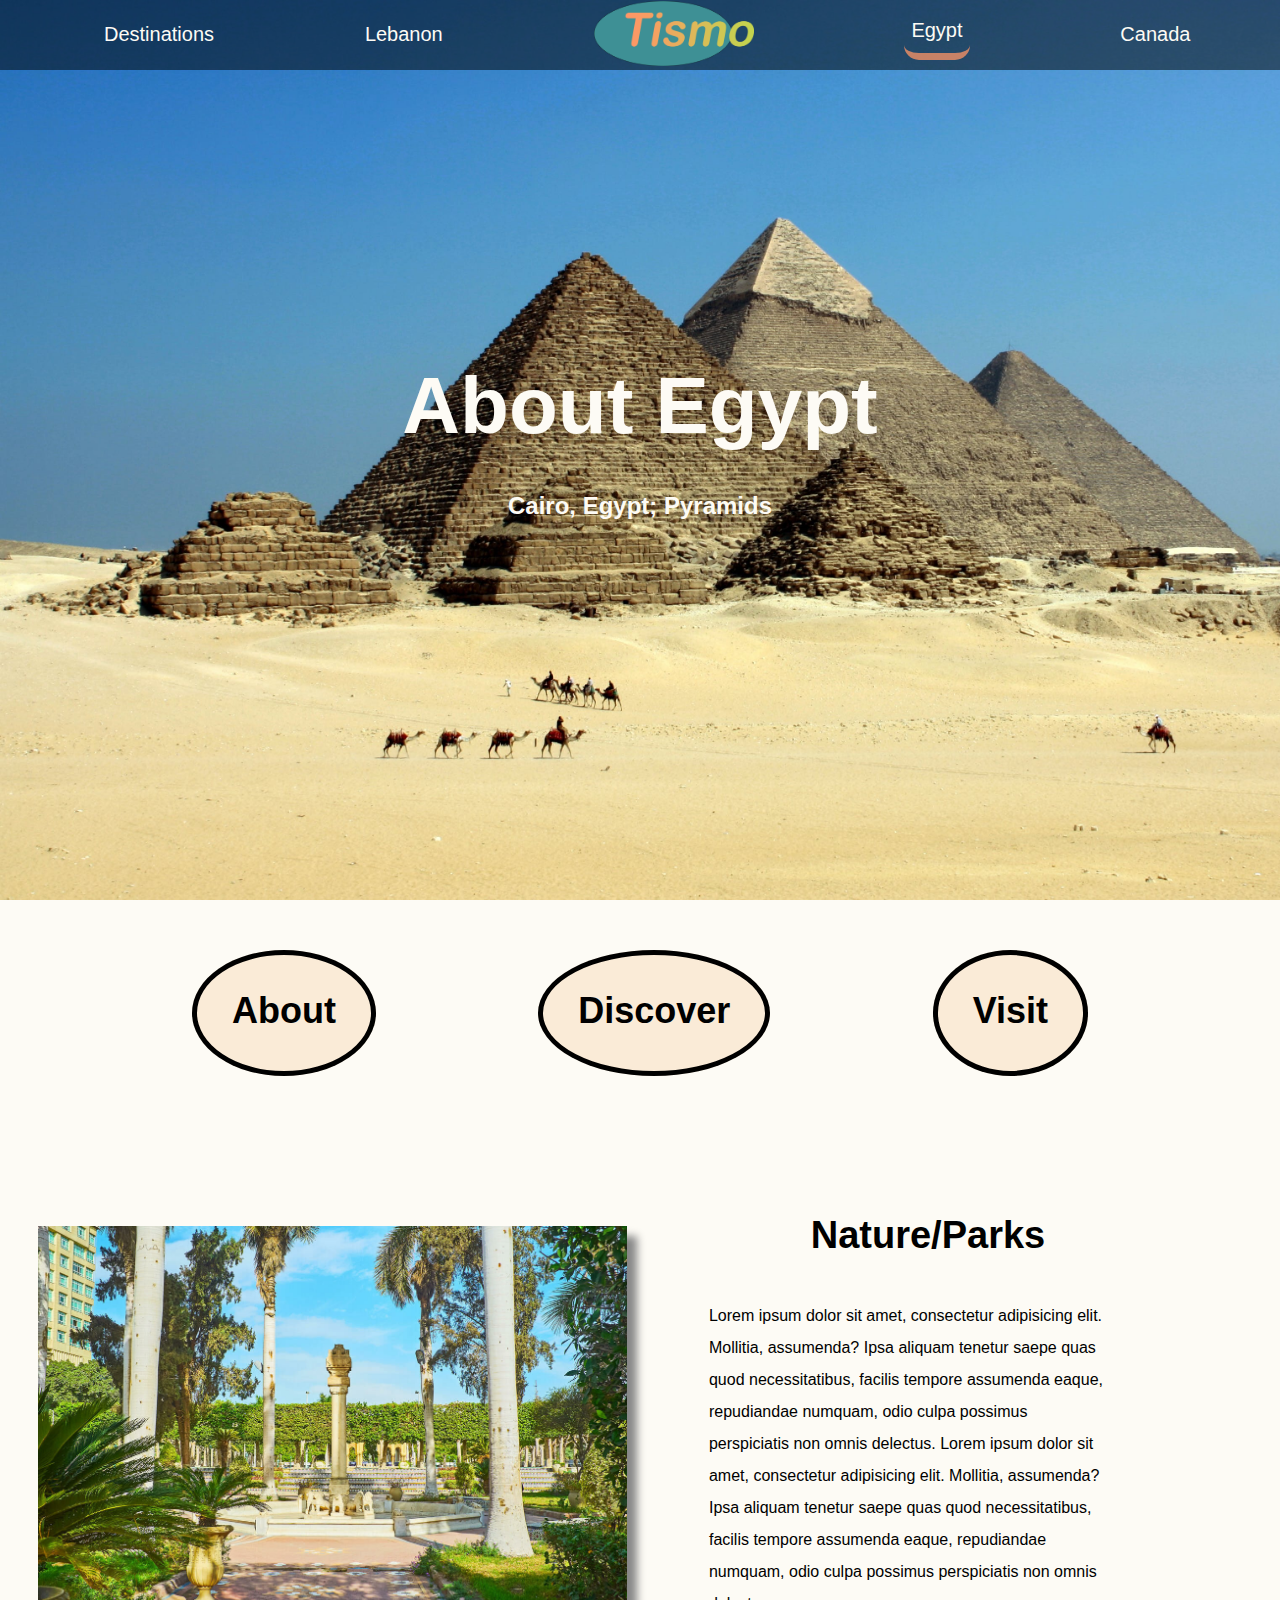
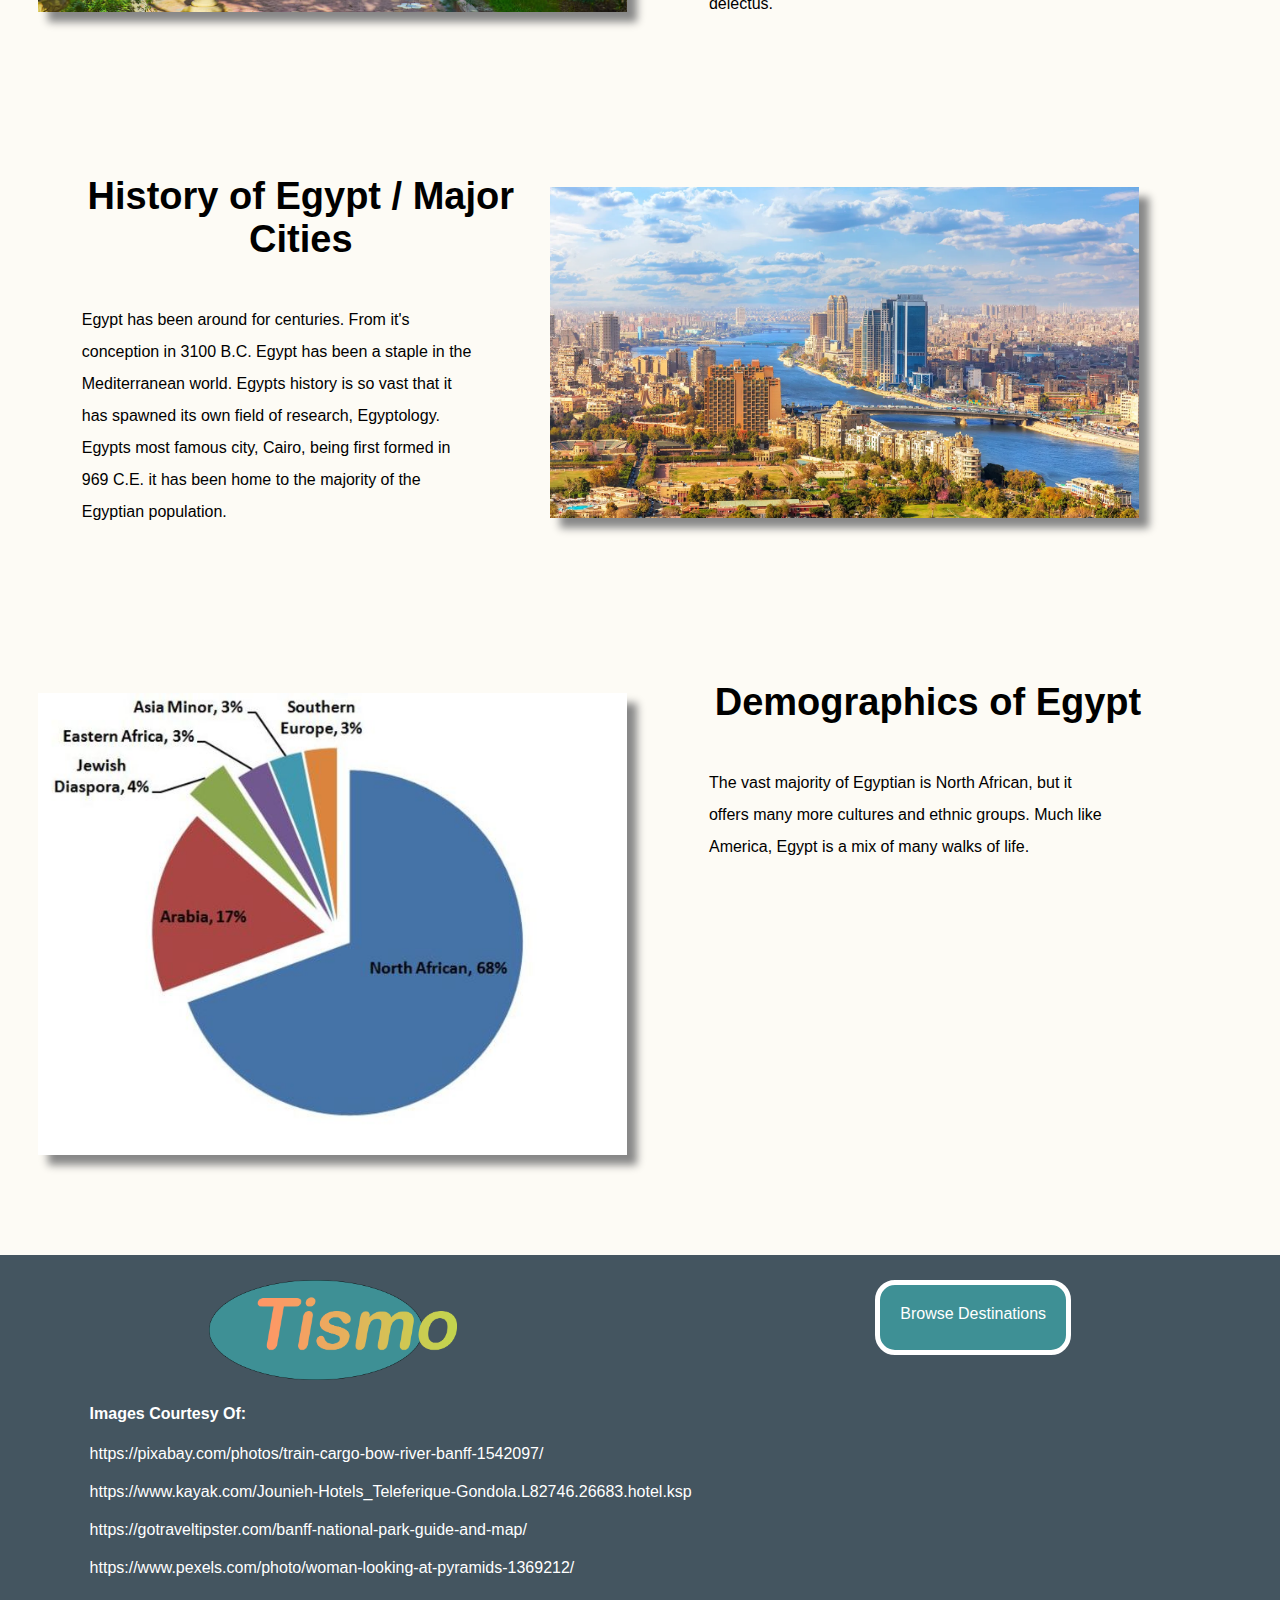
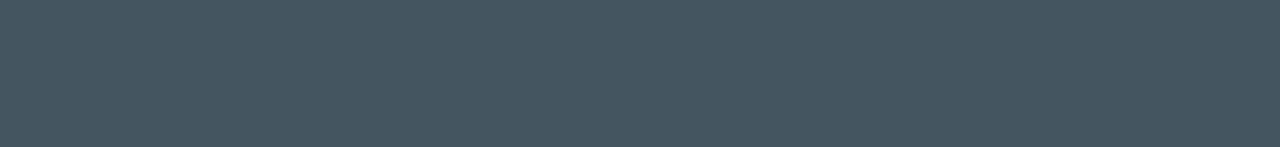
<file: Egypt/egypt-about.html>
<!DOCTYPE html>
<html lang="en">
  <head>
    <meta charset="UTF-8" />
    <meta http-equiv="X-UA-Compatible" content="IE=edge" />
    <meta name="viewport" content="width=device-width, initial-scale=1.0" />
    <link rel="stylesheet" href="../css/styles.css" />
    <link rel="icon" href="icon.ico" />
    <title>Tismo - About Egypt</title>
    <link
      href="https://cdnjs.cloudflare.com/ajax/libs/font-awesome/5.15.1/css/all.min.css"
      rel="stylesheet"
      type="text/css"
    />
  </head>
  <body class="aboutegypt">
    <!-- Header -->
    <header class="header">
      <div class="dropdown">
        <button class="dropbtn">
          <img class="dropdown-img" src="../IMG/menu.png" alt="Menu PNG" />
        </button>
        <nav>
          <ul class="dropdown-content" style="list-style-type: none;">
            <li><a href="../destinations.html">Destinations</a></li>
            <li><a href="../Lebanon/lebanon-about.html">Lebanon</a></li>
            <li>
              <a href="../index.html"
                ><img
                  class="logodesktop"
                  src="../IMG/fixedtismo.png"
                  alt="Tismo Logo"
              /></a>
            </li>
            <li><a class="header-highlight" href="../Egypt/egypt-about.html">Egypt</a></li>
            <li><a href="../Canada/canada-about.html">Canada</a></li>
          </ul>
        </nav>
      </div>
      <div>
        <a href="../index.html"
          ><img class="logo" src="../IMG/fixedtismo.png" alt="Tismo Logo"
        /></a>
      </div>
    </header>
    <!-- heroimg -->
    <section class="hero1">
      <div class="hero-inner">
        <h1>About Egypt</h1>

        <h2>Cairo, Egypt; Pyramids</h2>
      </div>
    </section>
    <!-- Navigation Through Page -->
    <div class="nav-buttons-div">
      <a class="nav-buttons" href="egypt-about.html"
        >About</a
      >

      <a class="nav-buttons" href="egypt-discover.html"
        >Discover</a
      >

      <a class="nav-buttons" href="egypt-visit.html"
        >Visit</a
      >
    </div>
    <!-- Information on About -->
    <div class="about-boxes">
      <img src="../IMG/egyptgarden.jpg" alt="El Absado Park" />
      <article class="about-boxes-1">
        <h3>Nature/Parks</h3>
        <p>
          Lorem ipsum dolor sit amet, consectetur adipisicing elit. Mollitia, assumenda? Ipsa aliquam tenetur saepe quas quod necessitatibus, facilis tempore assumenda eaque, repudiandae numquam, odio culpa possimus perspiciatis non omnis delectus. Lorem ipsum dolor sit amet, consectetur adipisicing elit. Mollitia, assumenda? Ipsa aliquam tenetur saepe quas quod necessitatibus, facilis tempore assumenda eaque, repudiandae numquam, odio culpa possimus perspiciatis non omnis delectus.
        </p>
      </article>

      <article class="about-boxes-1">
        <h3>History of Egypt / Major Cities</h3>
        <p>
          Egypt has been around for centuries. From it's conception in 3100 B.C. Egypt has been a staple in the Mediterranean world. Egypts history is so vast that it has spawned its own field of research, Egyptology. Egypts most famous city, Cairo, being first formed in 969 C.E. it has been home to the majority of the Egyptian population.
        </p>
      </article>
      <img src="../IMG/egyptmajorcity.webp" alt="Cairo" />
      <img src="../IMG/egyptdemographics.jpg" alt="Egypt Demographics" />
      <article class="about-boxes-1">
        <h3>Demographics of Egypt</h3>
        <p>
          The vast majority of Egyptian is North African, but it offers many more cultures and ethnic groups. Much like America, Egypt is a mix of many walks of life.
        </p>
      </article>
    </div>
    <!-- Footer -->
    <footer>
        <div class="container">
          <div class="upper">
            <div>
              <img src="../IMG/fixedtismo.png" class="footerlogo" alt="Footer Logo" />
            </div>
            <div>
              <div>
                <a class="footerbutton" href="destinations.html">Browse Destinations</a>
              </div>
            </div>
          </div>
            <div>
              <h4 class="footertitle">Images Courtesy Of:</h4>
              <p><a class="footerlinks">https://pixabay.com/photos/train-cargo-bow-river-banff-1542097/</a></p>
              <p><a class="footerlinks">https://www.kayak.com/Jounieh-Hotels_Teleferique-Gondola.L82746.26683.hotel.ksp</a></p>
              <p><a class="footerlinks">https://gotraveltipster.com/banff-national-park-guide-and-map/</a></p>
              <p><a class="footerlinks">https://www.pexels.com/photo/woman-looking-at-pyramids-1369212/</a></p>
            </div>
          </div>
      </footer>
  </body>
</html>
</file>
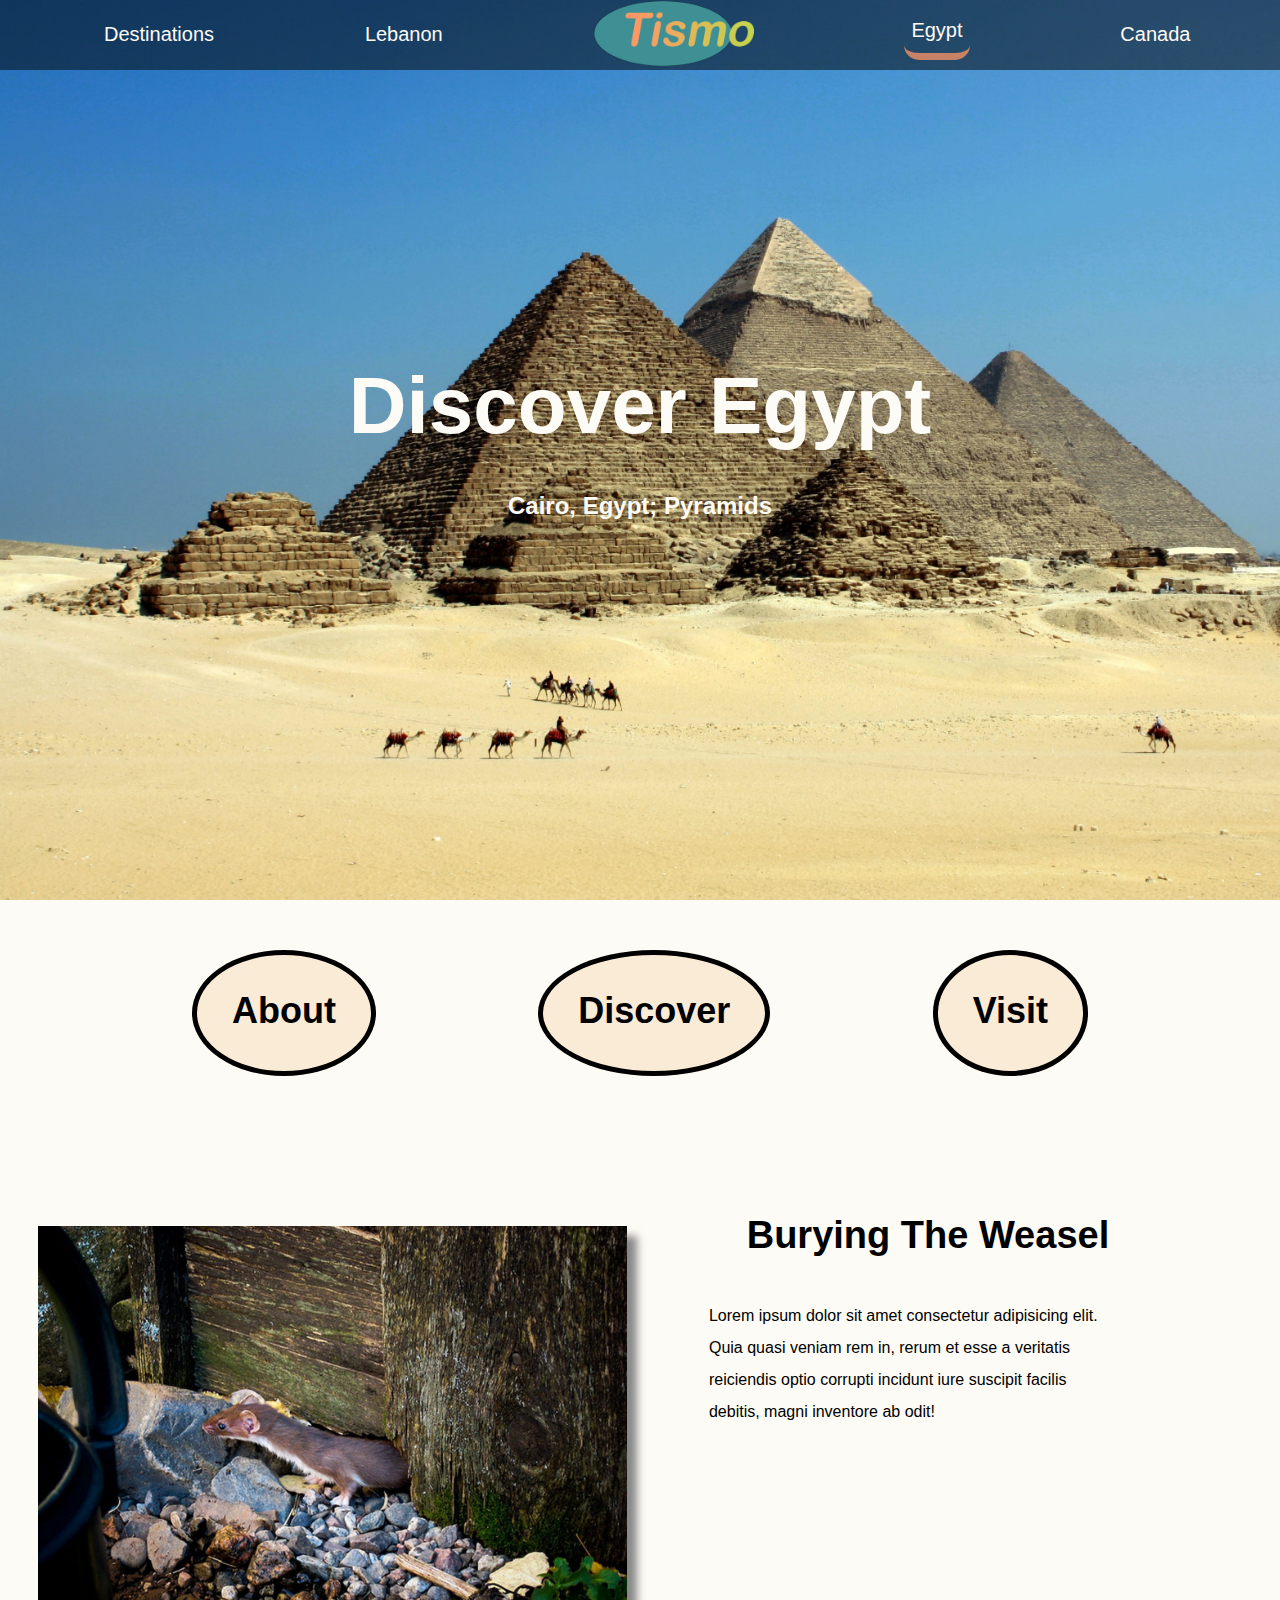
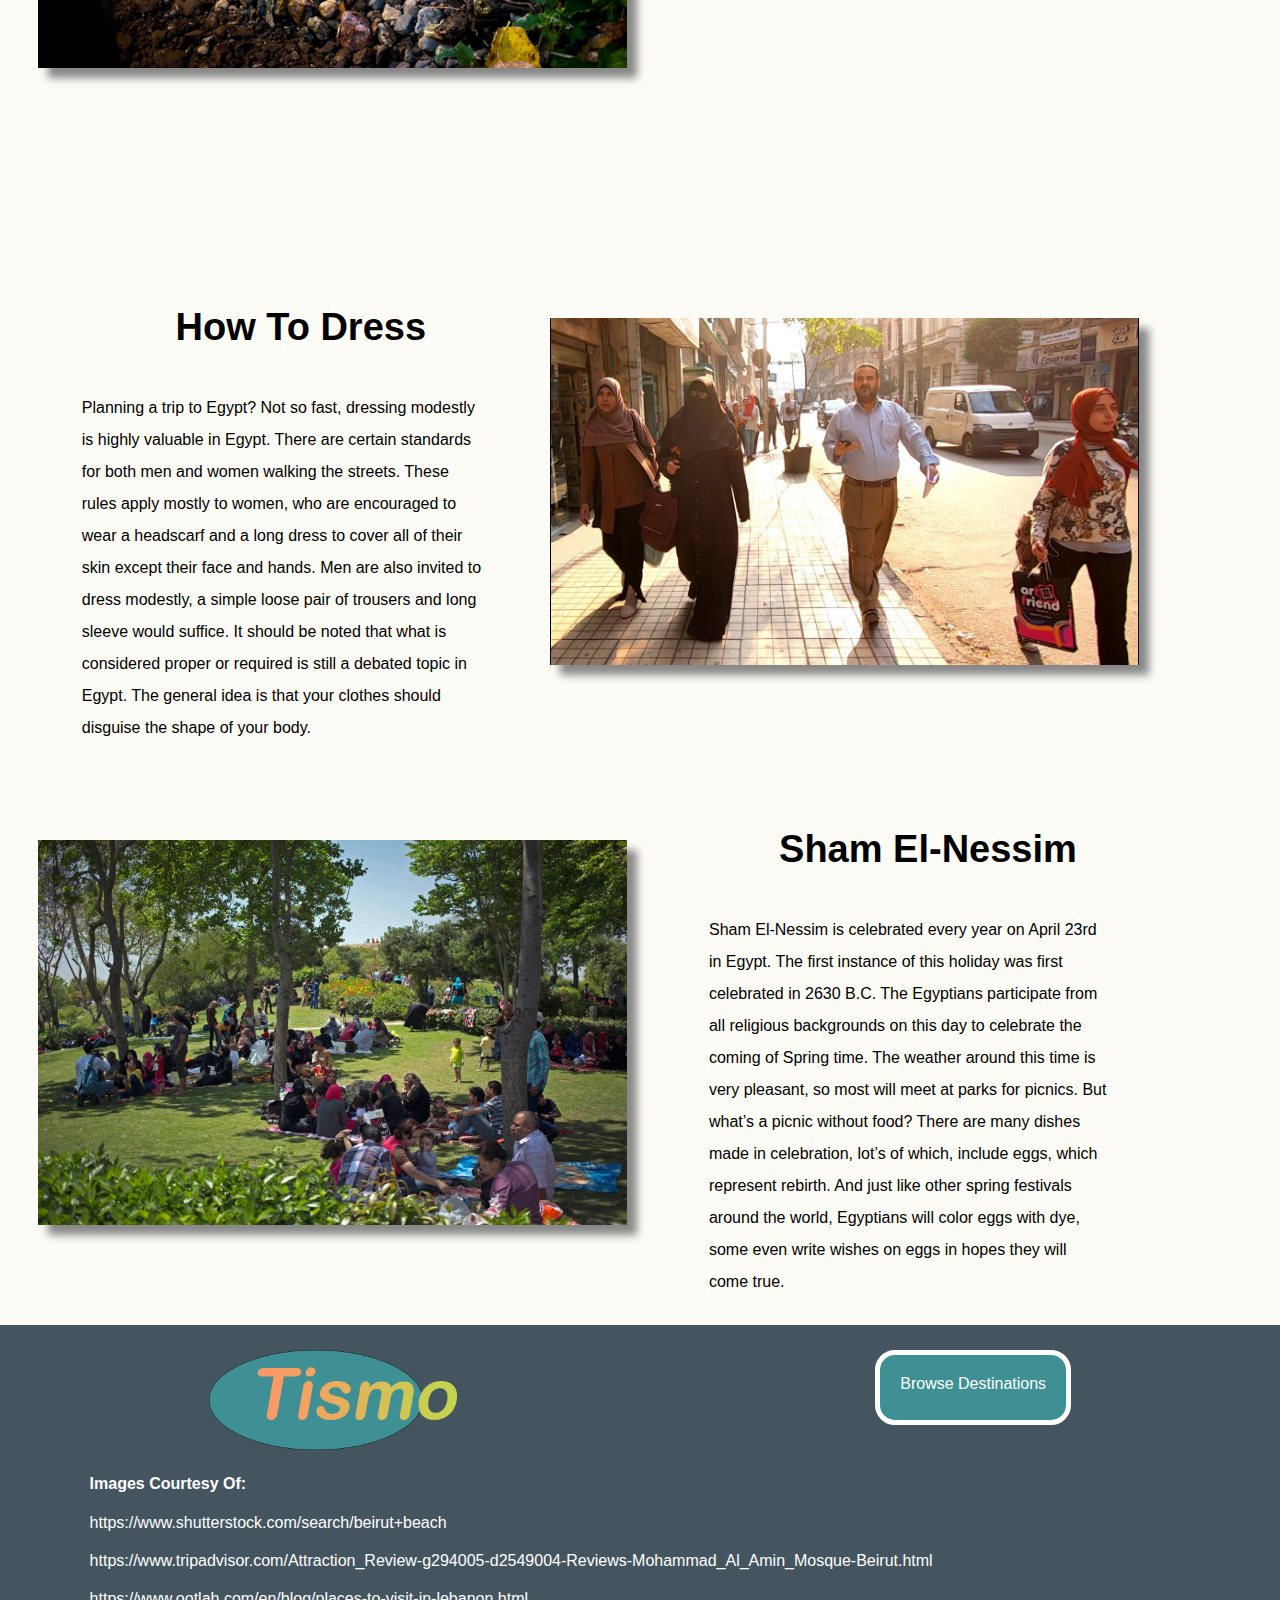
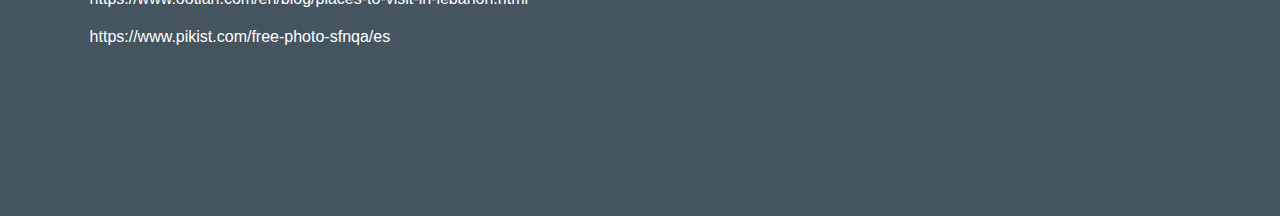
<file: Egypt/egypt-discover.html>
<!DOCTYPE html>
<html lang="en">
  <head>
    <meta charset="UTF-8" />
    <meta http-equiv="X-UA-Compatible" content="IE=edge" />
    <meta name="viewport" content="width=device-width, initial-scale=1.0" />
    <link rel="stylesheet" href="../css/styles.css" />
    <link rel="icon" href="icon.ico" />
    <title>Tismo - Discover Egypt</title>
    <link
      href="https://cdnjs.cloudflare.com/ajax/libs/font-awesome/5.15.1/css/all.min.css"
      rel="stylesheet"
      type="text/css"
    />
  </head>
  <body class="discoveregypt">
    <!-- Header -->
    <header class="header">
      <div class="dropdown">
        <button class="dropbtn">
          <img class="dropdown-img" src="../IMG/menu.png" alt="menu png"/>
        </button>
        <nav>
          <ul class="dropdown-content" style="list-style-type: none;">
            <li><a href="../destinations.html">Destinations</a></li>
            <li><a href="../Lebanon/lebanon-about.html">Lebanon</a></li>
            <li>
              <a href="../index.html"
                ><img
                  class="logodesktop"
                  src="../IMG/fixedtismo.png"
                  alt="Tismo Logo"
              /></a>
            </li>
            <li><a class="header-highlight" href="../Egypt/egypt-about.html">Egypt</a></li>
            <li><a href="../Canada/canada-about.html">Canada</a></li>
          </ul>
        </nav>
      </div>
      <div>
        <a href="../index.html"
          ><img class="logo" src="../IMG/fixedtismo.png" alt="Tismo Logo"
        /></a>
      </div>
    </header>
    <!-- heroimg -->
    <section class="hero1">
      <div class="hero-inner">
        <h1>Discover Egypt</h1>

        <h2>Cairo, Egypt; Pyramids</h2>
      </div>
    </section>
    <!-- Navigation Through Page -->
    <div class="nav-buttons-div">
      <a class="nav-buttons" href="egypt-about.html"
        >About</a
      >

      <a class="nav-buttons" href="egypt-discover.html"
        >Discover</a
      >

      <a class="nav-buttons" href="egypt-visit.html"
        >Visit</a
      >
    </div>
    <!-- Information on About -->
    <div class="about-boxes">
      <img src="../IMG/weasel.jpg" alt="Weasel" />
      <article class="about-boxes-1">
        <h3>Burying The Weasel</h3>
        <p>
          Lorem ipsum dolor sit amet consectetur adipisicing elit. Quia quasi veniam rem in, rerum et esse a veritatis reiciendis optio corrupti incidunt iure suscipit facilis debitis, magni inventore ab odit!
        </p>
      </article>
    </div>
    <div class="tourist-about-header">
    </div>
    <div class="about-boxes">
      <article class="about-boxes-1">
        <h3>How To Dress</h3>
        <p>
            Planning a trip to Egypt? Not so fast, dressing modestly is highly valuable in Egypt. There are certain standards for both men and women walking the streets. These rules apply mostly to women, who are encouraged to wear a headscarf and a long dress to cover all of their skin except their face and hands. Men are also invited to dress modestly, a simple loose pair of trousers and long sleeve would suffice. It should be noted that what is considered proper or required is still a debated topic in Egypt. The general idea is that your clothes should disguise the shape of your body.
        </p>
      </article>
      <img src="../IMG/egyptwalk.jpg" alt="Egyptian Walking" />
      <img src="../IMG/shamel.jpg" alt="Egyptian Holiday" />
      <article class="about-boxes-1">
        <h3>Sham El-Nessim</h3>
        <p>
            Sham El-Nessim is celebrated every year on April 23rd in Egypt. The first instance of this holiday was first celebrated in 2630 B.C. The Egyptians participate from all religious backgrounds on this day to celebrate the coming of Spring time. The weather around this time is very pleasant, so most will meet at parks for picnics. But what’s a picnic without food? There are many dishes made in celebration, lot’s of which, include eggs, which represent rebirth. And just like other spring festivals around the world, Egyptians will color eggs with dye, some even write wishes on eggs in hopes they will come true.
        </p>
      </article>
    </div>
    <!-- Footer -->
    <footer>
      <div class="container">
        <div class="upper">
          <div>
            <img src="../IMG/fixedtismo.png" class="footerlogo" alt="Footer Logo" />
          </div>
          <div>
            <a class="footerbutton" href="destinations.html">Browse Destinations</a>
          </div>
        </div>
          <div>
            <h4 class="footertitle">Images Courtesy Of:</h4>
            <p><a class="footerlinks">https://www.shutterstock.com/search/beirut+beach</a></p>
            <p><a class="footerlinks">https://www.tripadvisor.com/Attraction_Review-g294005-d2549004-Reviews-Mohammad_Al_Amin_Mosque-Beirut.html</a></p>
            <p><a class="footerlinks">https://www.ootlah.com/en/blog/places-to-visit-in-lebanon.html</a></p>
            <p><a class="footerlinks">https://www.pikist.com/free-photo-sfnqa/es</a></p>
        </div>
        </div>
    </footer>
  </body>
</html>
</file>
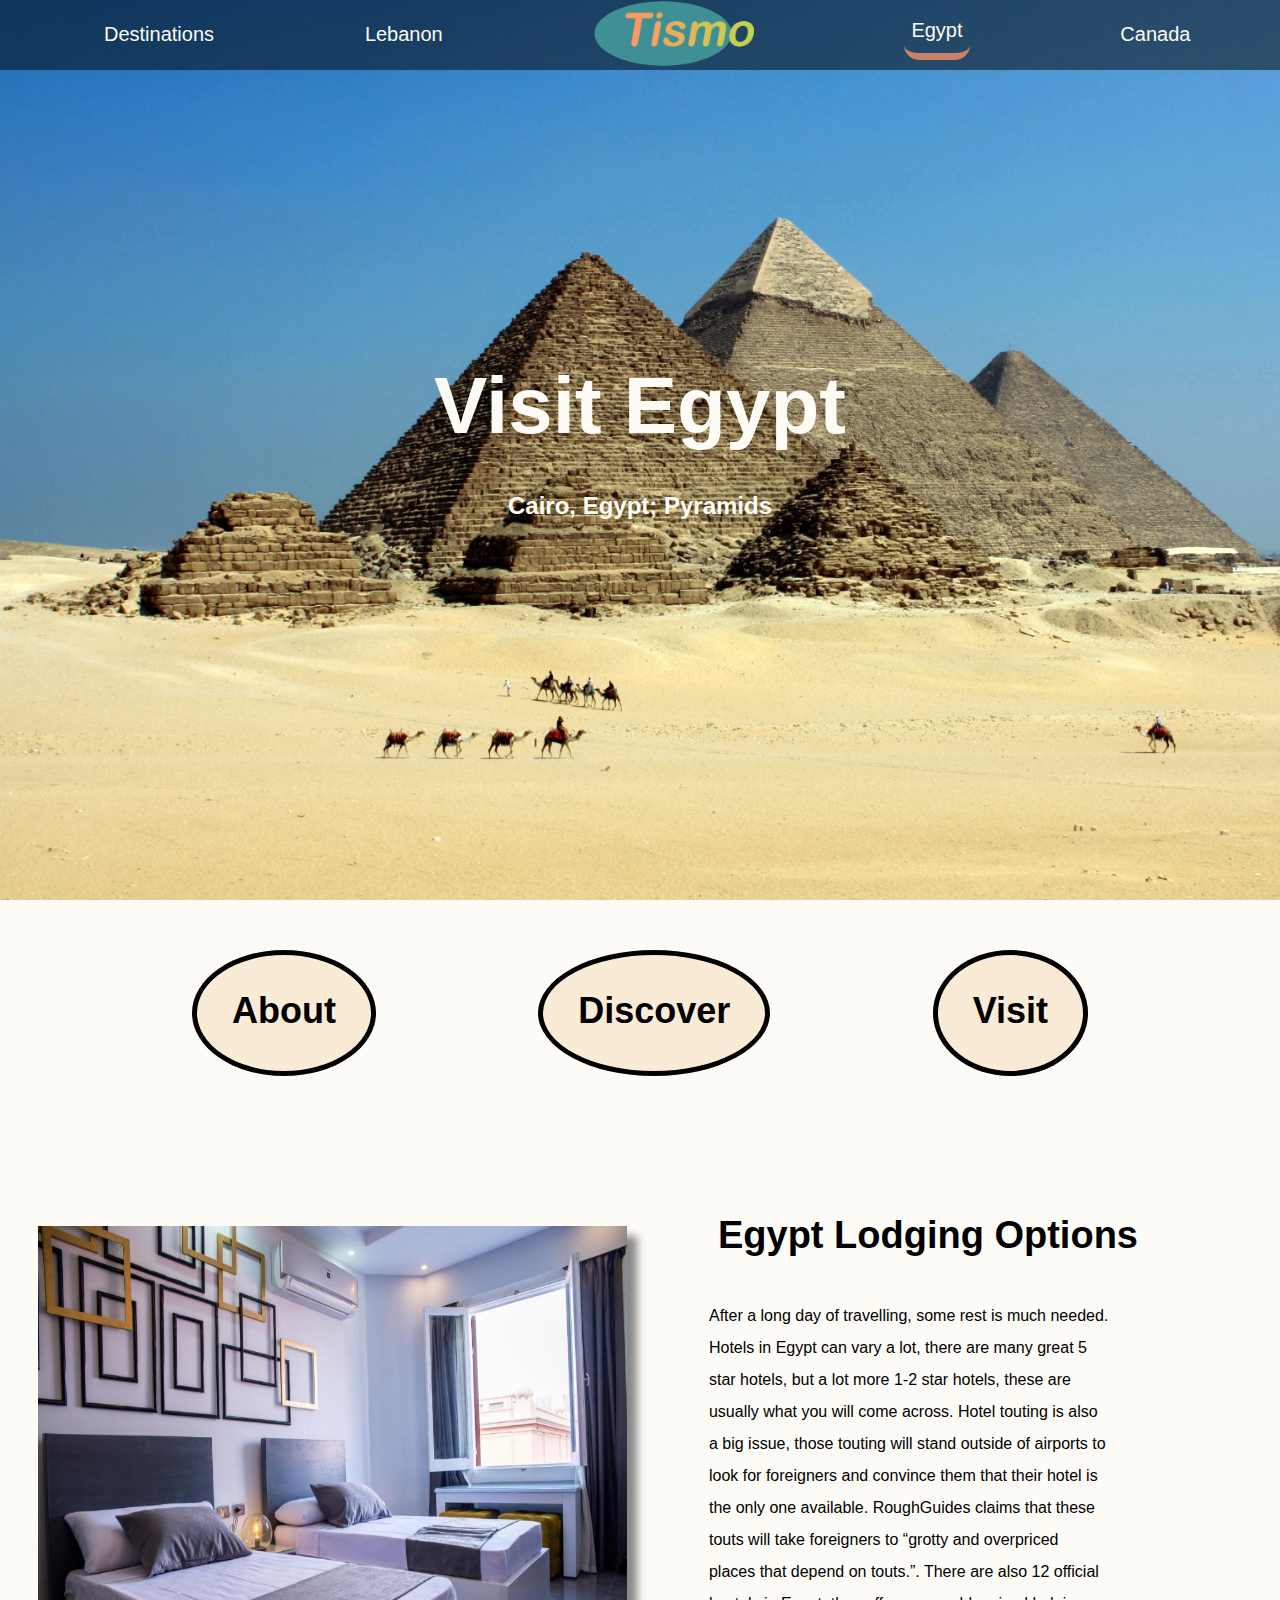
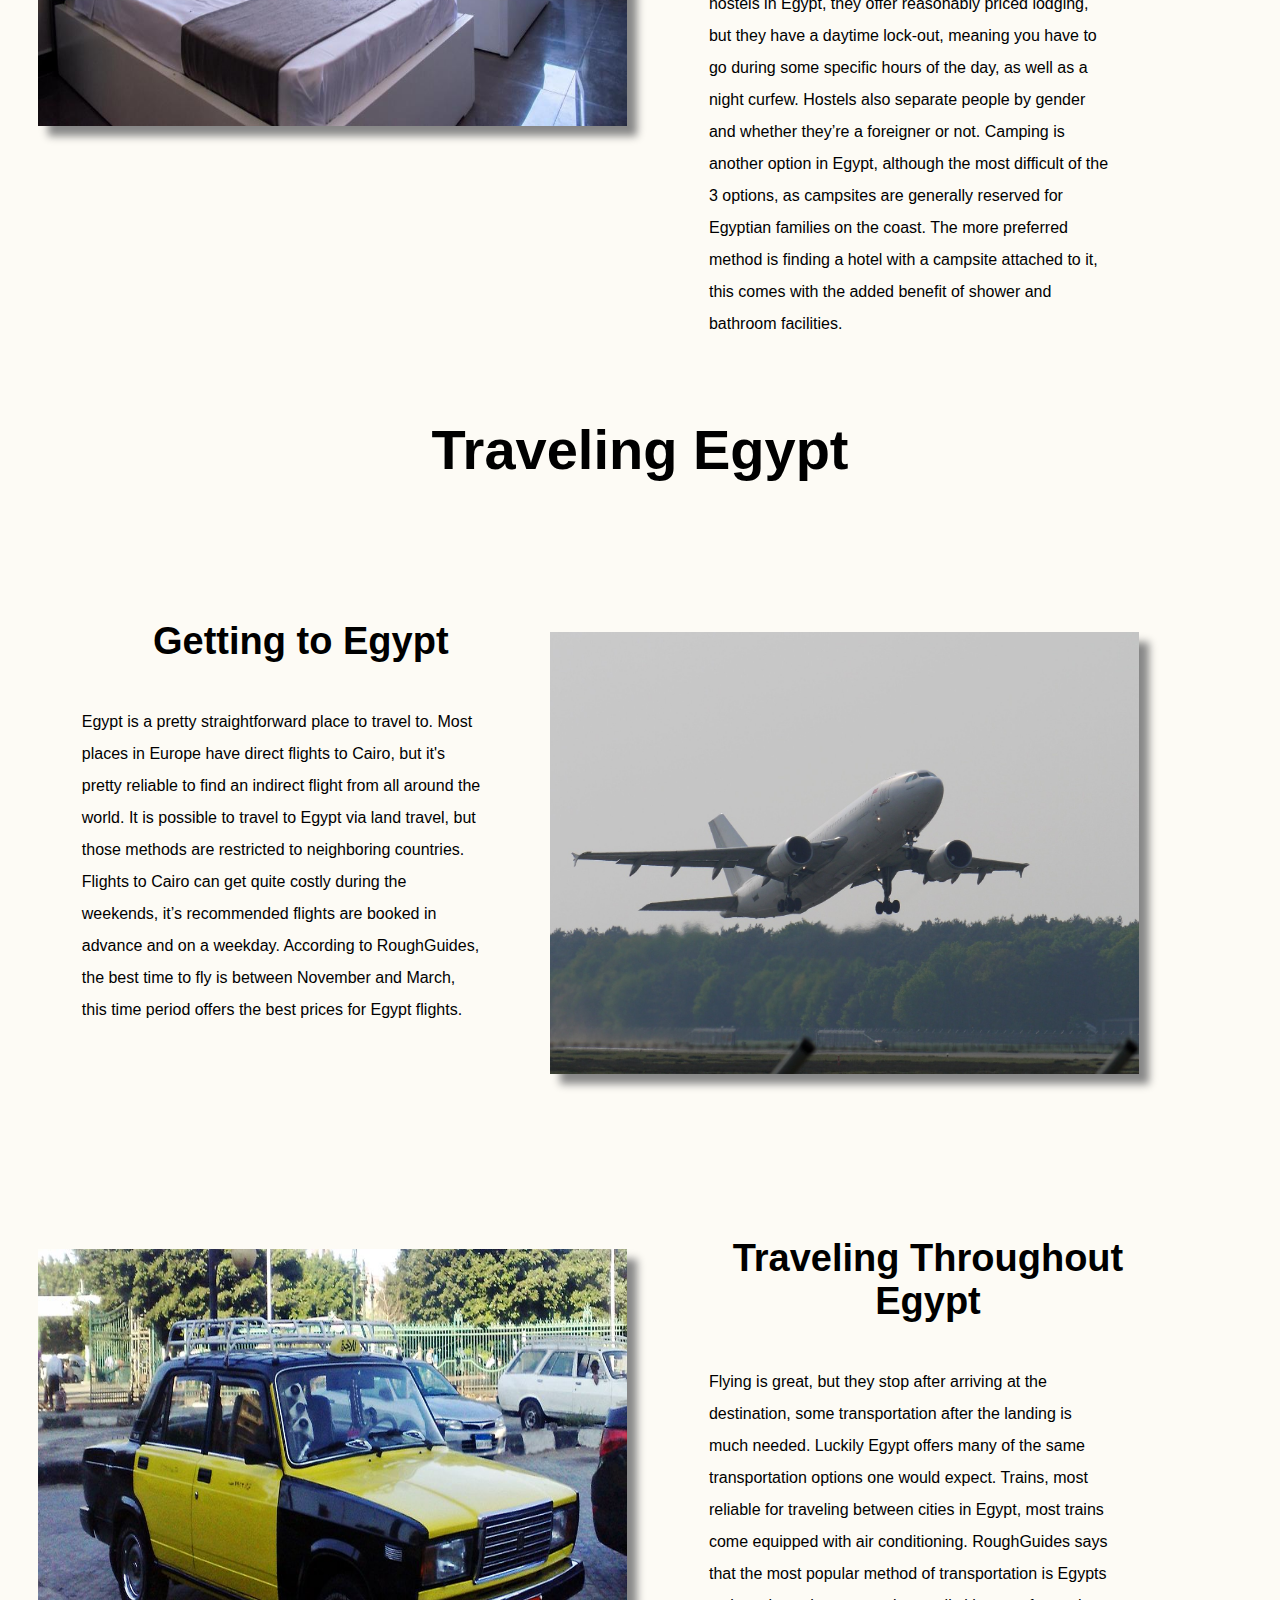
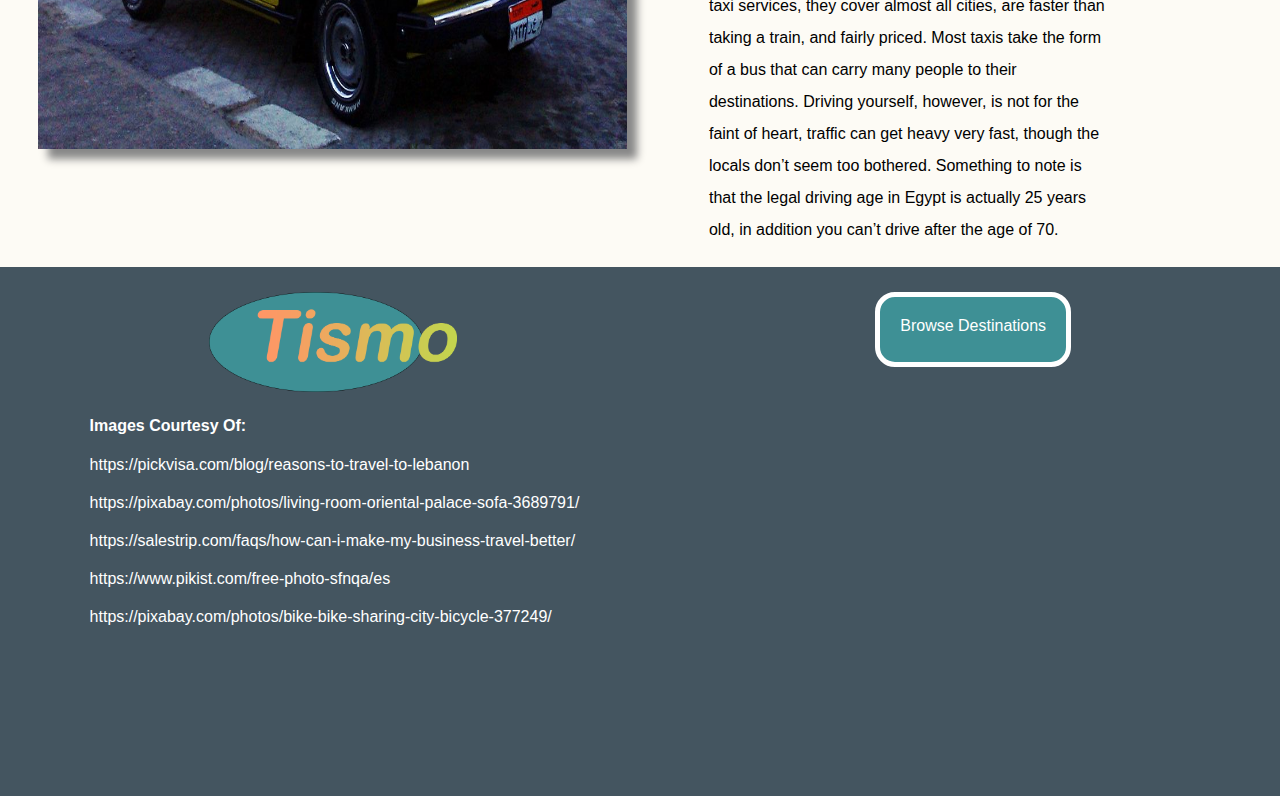
<file: Egypt/egypt-visit.html>
<!DOCTYPE html>
<html lang="en">
  <head>
    <meta charset="UTF-8" />
    <meta http-equiv="X-UA-Compatible" content="IE=edge" />
    <meta name="viewport" content="width=device-width, initial-scale=1.0" />
    <link rel="stylesheet" href="../css/styles.css" />
    <link rel="icon" href="icon.ico" />
    <title>Tismo - Visit Egypt</title>
    <link
      href="https://cdnjs.cloudflare.com/ajax/libs/font-awesome/5.15.1/css/all.min.css"
      rel="stylesheet"
      type="text/css"
    />
  </head>
  <body class="visitegypt">
    <!-- Header -->
    <header class="header">
      <div class="dropdown">
        <button class="dropbtn">
          <img class="dropdown-img" src="../IMG/menu.png" alt="menu PNG" />
        </button>
        <nav>
          <ul class="dropdown-content" style="list-style-type: none">
            <li><a href="../destinations.html">Destinations</a></li>
            <li><a href="../Lebanon/lebanon-about.html">Lebanon</a></li>
            <li>
              <a href="../index.html"
                ><img
                  class="logodesktop"
                  src="../IMG/fixedtismo.png"
                  alt="Tismo Logo"
              /></a>
            </li>
            <li><a class="header-highlight" href="../Egypt/egypt-about.html">Egypt</a></li>
            <li><a href="../Canada/canada-about.html">Canada</a></li>
          </ul>
        </nav>
      </div>
      <div>
        <a href="../index.html"
          ><img class="logo" src="../IMG/fixedtismo.png" alt="Tismo Logo"
        /></a>
      </div>
    </header>
    <!-- heroimg -->
    <section class="hero1">
      <div class="hero-inner">
        <h1>Visit Egypt</h1>

        <h2>Cairo, Egypt; Pyramids</h2>
      </div>
    </section>
    <!-- Navigation Through Page -->
    <div class="nav-buttons-div">
      <a class="nav-buttons" href="egypt-about.html"
        >About</a
      >

      <a class="nav-buttons" href="egypt-discover.html"
        >Discover</a
      >

      <a class="nav-buttons" href="egypt-visit.html"
        >Visit</a
      >
    </div>
    <!-- Information on About -->
    <div class="about-boxes">
      <img src="../IMG/hostel.jpg" alt="Hostel" />
      <article class="about-boxes-1">
        <h3>Egypt Lodging Options</h3>
        <p>
            After a long day of travelling, some rest is much needed. Hotels in Egypt can vary a lot, there are many great 5 star hotels, but a lot more 1-2 star hotels, these are usually what you will come across. Hotel touting is also a big issue, those touting will stand outside of airports to look for foreigners and convince them that their hotel is the only one available. RoughGuides claims that these touts will take foreigners to “grotty and overpriced places that depend on touts.”. There are also 12 official hostels in Egypt, they offer reasonably priced lodging, but they have a daytime lock-out, meaning you have to go during some specific hours of the day, as well as a night curfew. Hostels also separate people by gender and whether they’re a foreigner or not. Camping is another option in Egypt, although the most difficult of the 3 options, as campsites are generally reserved for Egyptian families on the coast. The more preferred method is finding a hotel with a campsite attached to it, this comes with the added benefit of shower and bathroom facilities.
        </p>
      </article>
    </div>
    <div class="tourist-about-header">
      <h3>Traveling Egypt</h3>
    </div>
    <div class="about-boxes">
      <article class="about-boxes-1">
        <h3>Getting to Egypt</h3>
        <p>
            Egypt is a pretty straightforward place to travel to. Most places in Europe have direct flights to Cairo, but it's pretty reliable to find an indirect flight from all around the world. It is possible to travel to Egypt via land travel, but those methods are restricted to neighboring countries. Flights to Cairo can get quite costly during the weekends, it’s recommended flights are booked in advance and on a weekday. According to RoughGuides, the best time to fly is between November and March, this time period offers the best prices for Egypt flights.
        </p>
      </article>
      <img src="../IMG/plane-takeoff.jpg" alt="Plane Taking Off" />
      <img src="../IMG/egypttaxi.jpg" alt="Taxi" />
      <article class="about-boxes-1">
        <h3>Traveling Throughout Egypt</h3>
        <p>
            Flying is great, but they stop after arriving at the destination, some transportation after the landing is much needed. Luckily Egypt offers many of the same transportation options one would expect. Trains, most reliable for traveling between cities in Egypt, most trains come equipped with air conditioning. RoughGuides says that the most popular method of transportation is Egypts taxi services, they cover almost all cities, are faster than taking a train, and fairly priced. Most taxis take the form of a bus that can carry many people to their destinations. Driving yourself, however, is not for the faint of heart, traffic can get heavy very fast, though the locals don’t seem too bothered. Something to note is that the legal driving age in Egypt is actually 25 years old, in addition you can’t drive after the age of 70.
        </p>
      </article>
    </div>
    <!-- Footer -->
    <footer>
      <div class="container">
        <div class="upper">
          <div>
            <img
              src="../IMG/fixedtismo.png"
              class="footerlogo"
              alt="Footer Logo"
            />
          </div>
          <div>
              <a class="footerbutton" href="destinations.html">Browse Destinations</a>
          </div>
        </div>
        <div>
          <h4 class="footertitle">Images Courtesy Of:</h4>
          <p>
            <a class="footerlinks"
              >https://pickvisa.com/blog/reasons-to-travel-to-lebanon</a
            >
          </p>
          <p>
            <a class="footerlinks"
              >https://pixabay.com/photos/living-room-oriental-palace-sofa-3689791/</a
            >
          </p>
          <p>
            <a class="footerlinks"
              >https://salestrip.com/faqs/how-can-i-make-my-business-travel-better/</a
            >
          </p>
          <p>
            <a class="footerlinks"
              >https://www.pikist.com/free-photo-sfnqa/es</a
            >
          </p>
          <p>
            <a class="footerlinks"
              >https://pixabay.com/photos/bike-bike-sharing-city-bicycle-377249/</a
            >
          </p>
        </div>
      </div>
    </footer>
  </body>
</html>
</file>
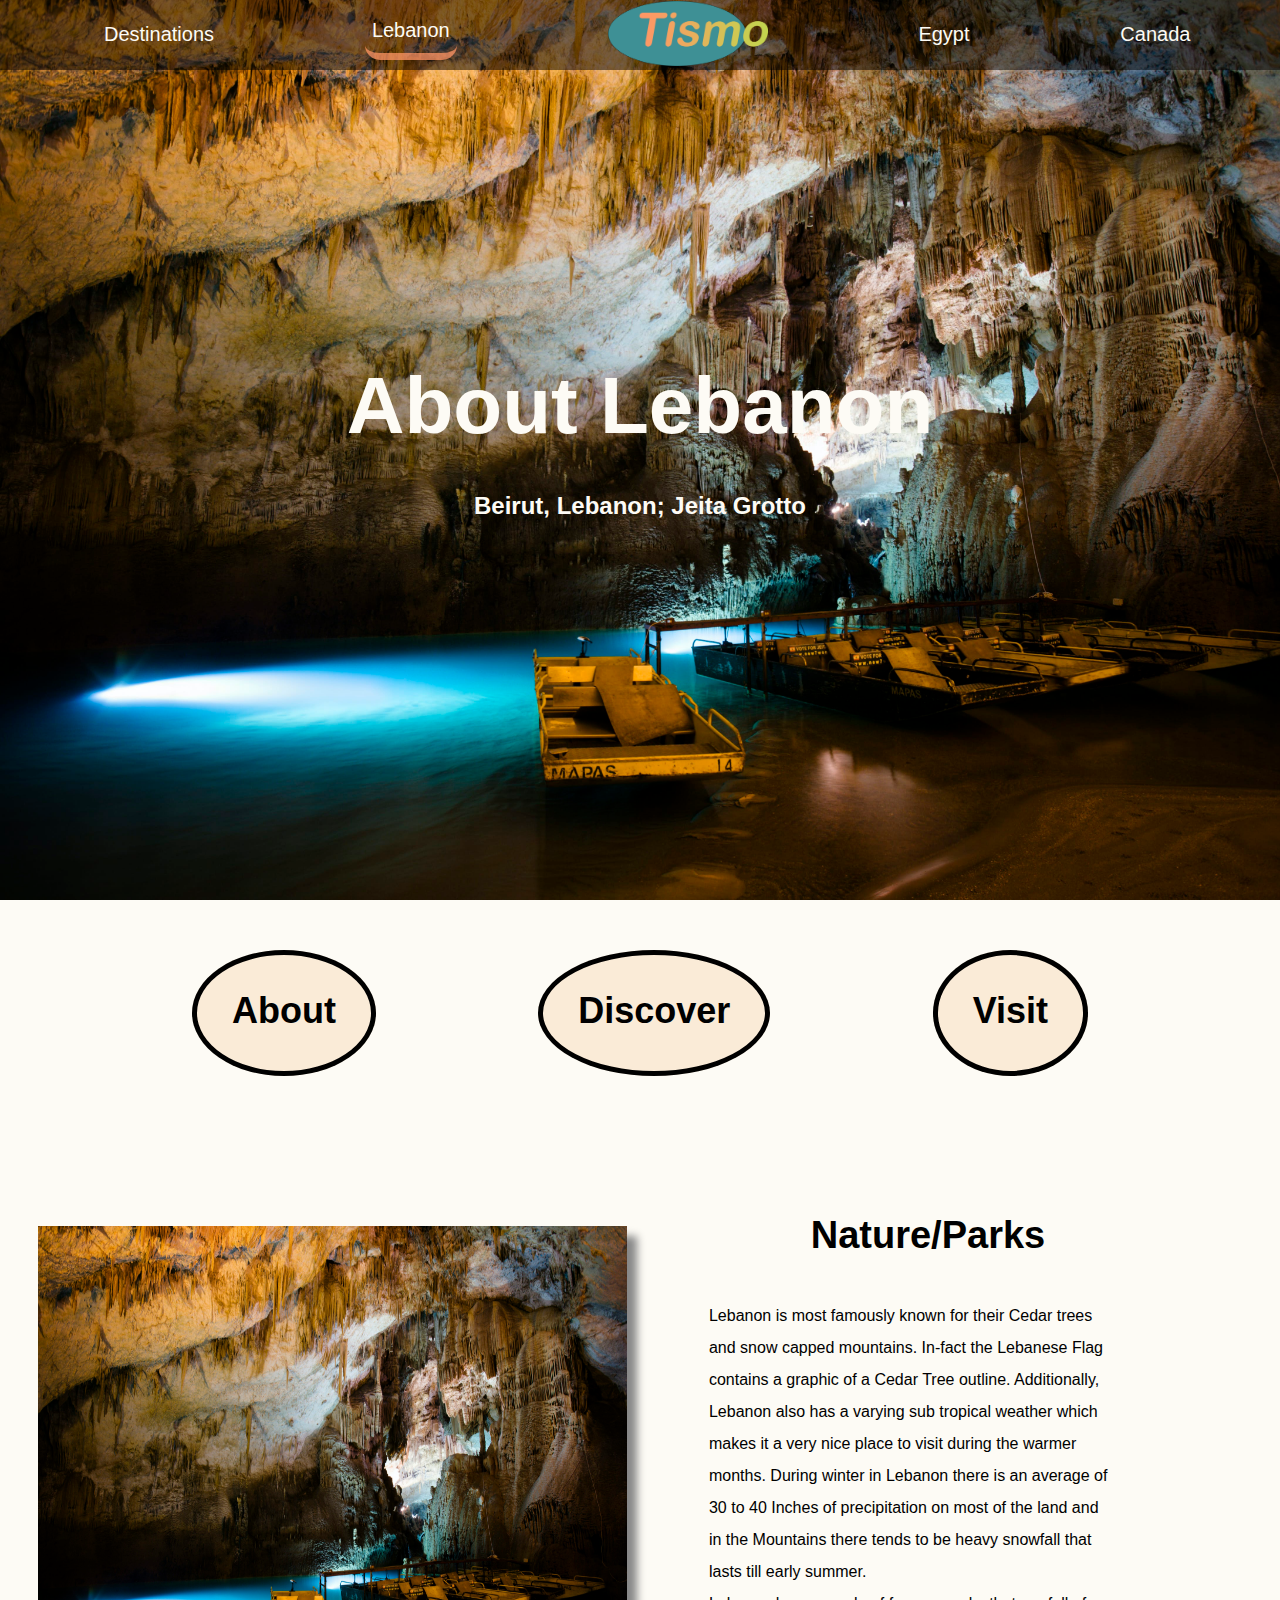
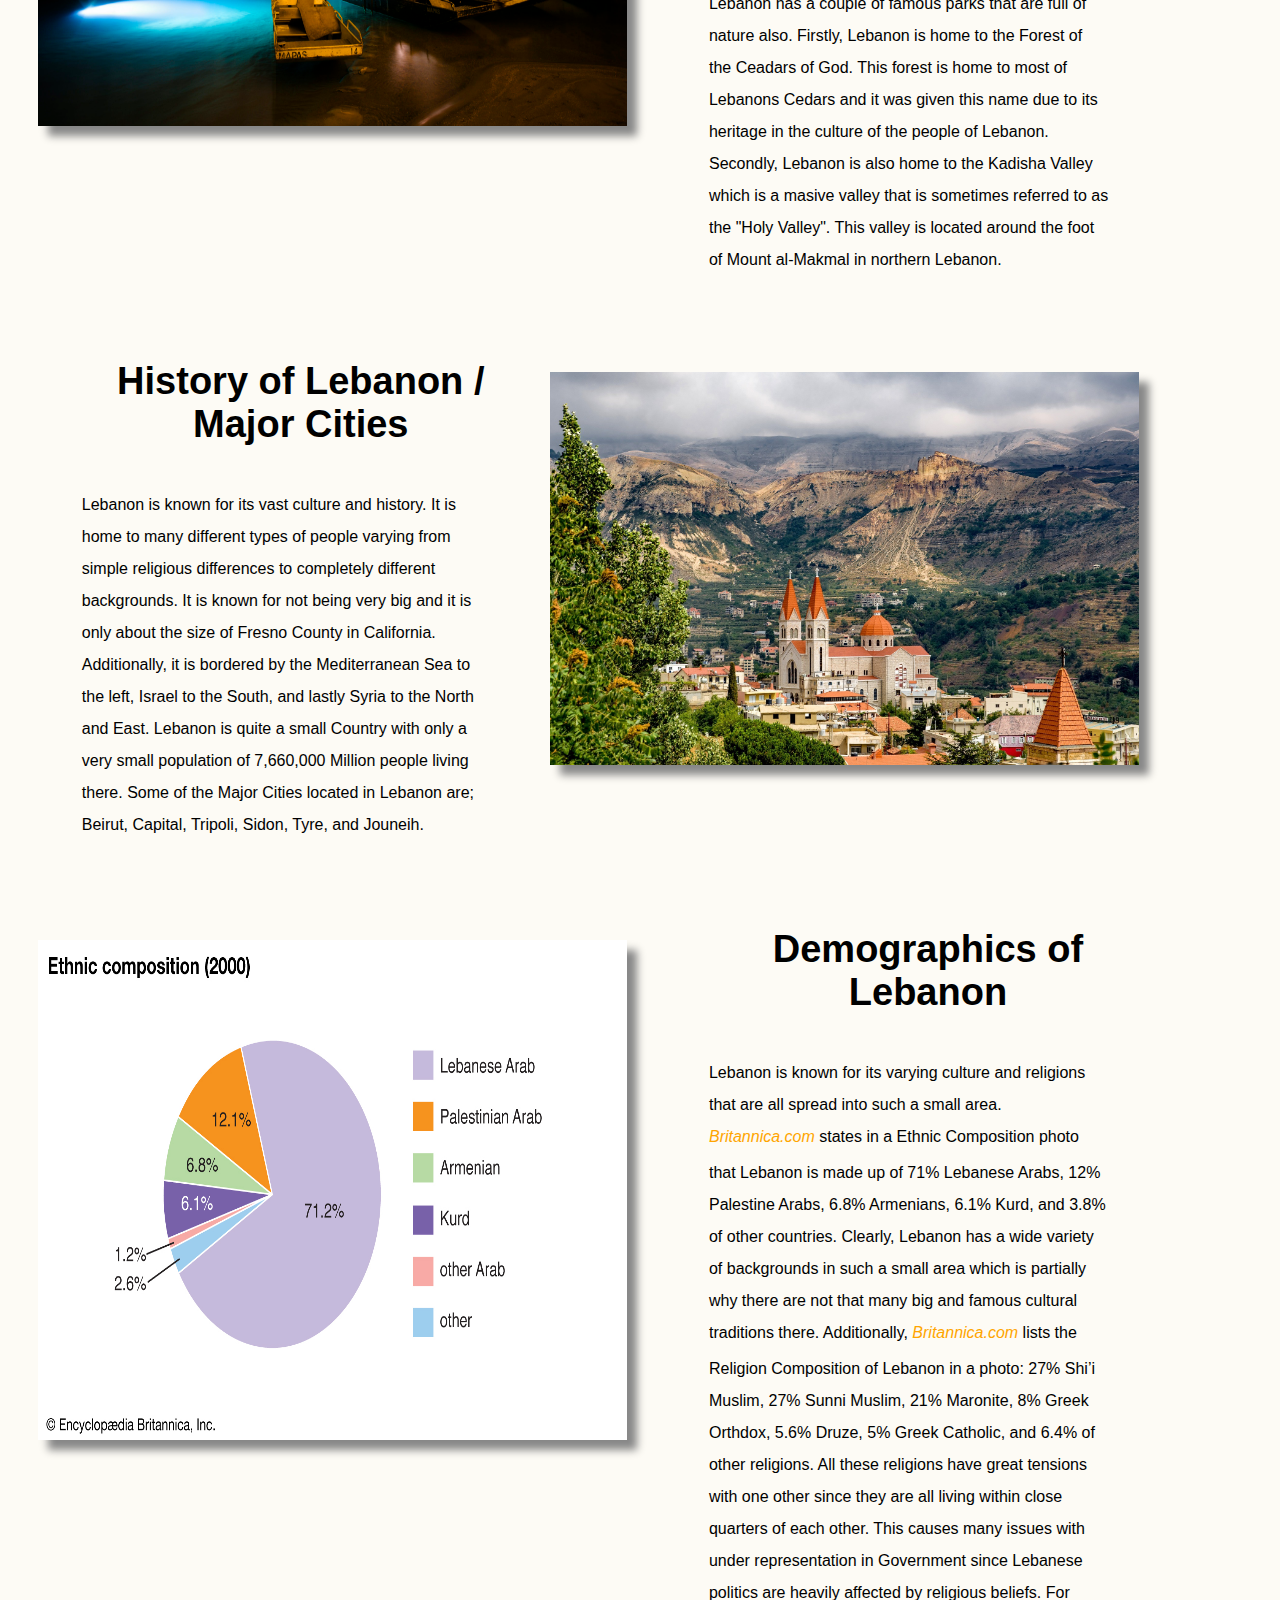
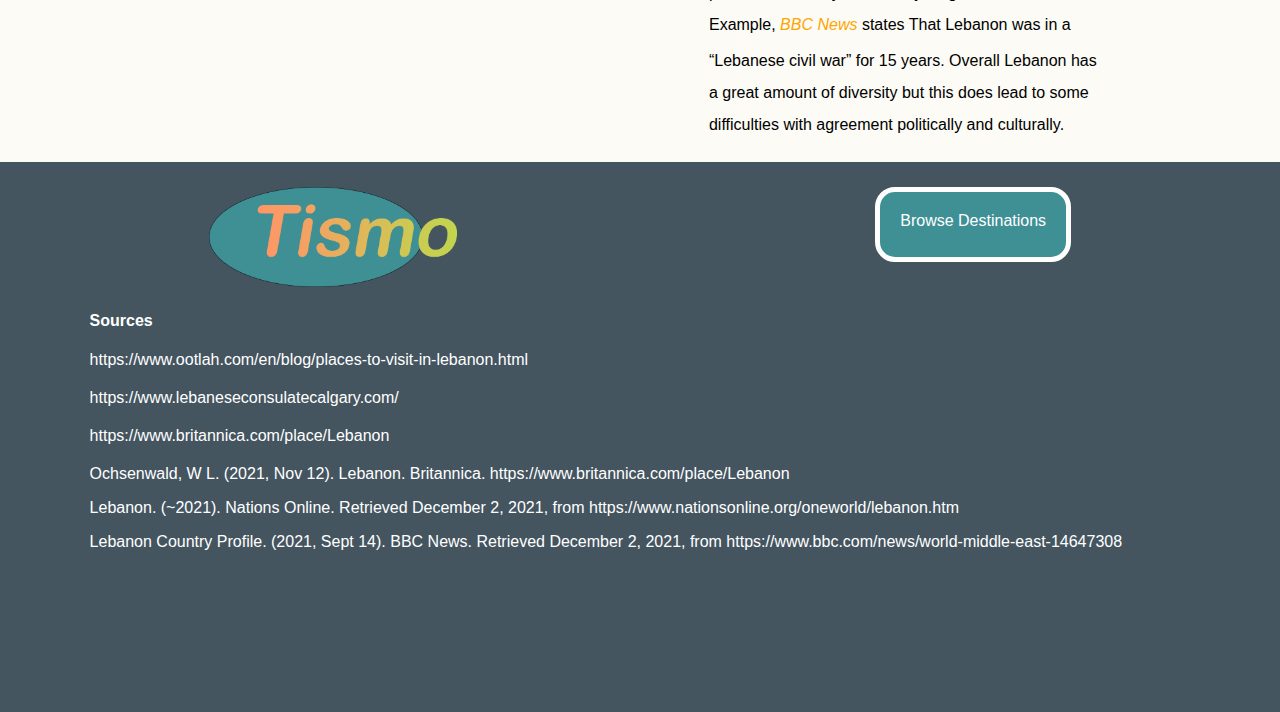
<file: Lebanon/lebanon-about.html>
<!DOCTYPE html>
<html lang="en">
  <head>
    <meta charset="UTF-8" />
    <meta http-equiv="X-UA-Compatible" content="IE=edge" />
    <meta name="viewport" content="width=device-width, initial-scale=1.0" />
    <link rel="stylesheet" href="../css/styles.css" />
    <link rel="icon" href="icon.ico" />
    <title>Tismo - About Lebanon</title>
    <link
      href="https://cdnjs.cloudflare.com/ajax/libs/font-awesome/5.15.1/css/all.min.css"
      rel="stylesheet"
      type="text/css"
    />
  </head>
  <body class="lebanon-about">
    <!-- Header -->
    <header class="header">
      <div class="dropdown">
        <button class="dropbtn">
          <img class="dropdown-img" src="../IMG/menu.png" alt="Menu PNG" />
        </button>
        <nav>
          <ul class="dropdown-content" style="list-style-type: none">
            <li><a href="../destinations.html">Destinations</a></li>
            <li><a class="header-highlight" href="../Lebanon/lebanon-about.html">Lebanon</a></li>
            <li>
              <a href="../index.html"
                ><img
                  class="logodesktop"
                  src="../IMG/fixedtismo.png"
                  alt="Tismo Logo"
              /></a>
            </li>
            <li><a href="../Egypt/egypt-about.html">Egypt</a></li>
            <li><a href="../Canada/canada-about.html">Canada</a></li>
          </ul>
        </nav>
      </div>
      <div>
        <a href="../index.html"
          ><img class="logo" src="../IMG/fixedtismo.png" alt="Tismo Logo"
        /></a>
      </div>
    </header>
    <!-- heroimg -->
    <section class="hero1">
      <div class="hero-inner">
        <h1>About Lebanon</h1>

        <h2>Beirut, Lebanon; Jeita Grotto</h2>
      </div>
    </section>
    <!-- Navigation Through Page -->
    <div class="nav-buttons-div">
      <a class="nav-buttons" href="lebanon-about.html">About</a>

      <a class="nav-buttons" href="lebanon-discover.html">Discover</a>

      <a class="nav-buttons" href="lebanon-visit.html">Visit</a>
    </div>
    <!-- Information on About -->
    <div class="about-boxes">
      <img src="../IMG/GrottoHero.jpg" alt="Hilton Beirut Hotel" />
      <article class="about-boxes-1">
        <h3>Nature/Parks</h3>
        <p>
          Lebanon is most famously known for their Cedar trees and snow capped
          mountains. In-fact the Lebanese Flag contains a graphic of a Cedar
          Tree outline. Additionally, Lebanon also has a varying sub tropical
          weather which makes it a very nice place to visit during the warmer
          months. During winter in Lebanon there is an average of 30 to 40
          Inches of precipitation on most of the land and in the Mountains there
          tends to be heavy snowfall that lasts till early summer. <br />Lebanon
          has a couple of famous parks that are full of nature also. Firstly,
          Lebanon is home to the Forest of the Ceadars of God. This forest is
          home to most of Lebanons Cedars and it was given this name due to its
          heritage in the culture of the people of Lebanon. Secondly, Lebanon is
          also home to the Kadisha Valley which is a masive valley that is
          sometimes referred to as the "Holy Valley". This valley is located
          around the foot of Mount al-Makmal in northern Lebanon.
        </p>
      </article>

      <article class="about-boxes-1">
        <h3>History of Lebanon / Major Cities</h3>
        <p>
          Lebanon is known for its vast culture and history. It is home to many
          different types of people varying from simple religious differences to
          completely different backgrounds. It is known for not being very big
          and it is only about the size of Fresno County in California.
          Additionally, it is bordered by the Mediterranean Sea to the left,
          Israel to the South, and lastly Syria to the North and East. Lebanon
          is quite a small Country with only a very small population of
          7,660,000 Million people living there. Some of the Major Cities
          located in Lebanon are; Beirut, Capital, Tripoli, Sidon, Tyre, and
          Jouneih.
        </p>
      </article>
      <img src="../IMG/LebanonView.jpg" alt="Hilton Beirut Hotel" />
      <img src="../IMG/LebanonDemo.jpg" alt="Hilton Beirut Hotel" />
      <article class="about-boxes-1">
        <h3>Demographics of Lebanon</h3>
        <p>
          Lebanon is known for its varying culture and religions that are all
          spread into such a small area.
          <a
            style="text-decoration: none"
            class="text-link"
            href="https://www.britannica.com/place/Lebanon"
            >Britannica.com</a
          >
          states in a Ethnic Composition photo that Lebanon is made up of 71%
          Lebanese Arabs, 12% Palestine Arabs, 6.8% Armenians, 6.1% Kurd, and
          3.8% of other countries. Clearly, Lebanon has a wide variety of
          backgrounds in such a small area which is partially why there are not
          that many big and famous cultural traditions there. Additionally,
          <a
            style="text-decoration: none"
            class="text-link"
            href="https://www.britannica.com/place/Lebanon"
            >Britannica.com</a
          >
          lists the Religion Composition of Lebanon in a photo: 27% Shi’i
          Muslim, 27% Sunni Muslim, 21% Maronite, 8% Greek Orthdox, 5.6% Druze,
          5% Greek Catholic, and 6.4% of other religions. All these religions
          have great tensions with one other since they are all living within
          close quarters of each other. This causes many issues with under
          representation in Government since Lebanese politics are heavily
          affected by religious beliefs. For Example,
          <a
            style="text-decoration: none"
            class="text-link"
            href="https://www.bbc.com/news/world-middle-east-14647308"
            >BBC News</a
          >
          states That Lebanon was in a “Lebanese civil war” for 15 years.
          Overall Lebanon has a great amount of diversity but this does lead to
          some difficulties with agreement politically and culturally.
        </p>
      </article>
    </div>
    <!-- Footer -->
    <footer>
      <section class="container">
        <div class="upper">
          <div>
            <img
              src="../IMG/fixedtismo.png"
              class="footerlogo"
              alt="Footer Logo"
            />
          </div>
          <div>
            <a href="destinations.html" class="footerbutton"
              >Browse Destinations</a
            >
          </div>
        </div>
        <div>
          <h4 class="footertitle">Sources</h4>
          <p>
            <a class="footerlinks"
              >https://www.ootlah.com/en/blog/places-to-visit-in-lebanon.html</a
            >
          </p>
          <p>
            <a class="footerlinks">https://www.lebaneseconsulatecalgary.com/</a>
          </p>
          <p>
            <a class="footerlinks">https://www.britannica.com/place/Lebanon</a>
          </p>
          <p class="footerlinks">Ochsenwald, W L. (2021, Nov 12). Lebanon. Britannica. https://www.britannica.com/place/Lebanon</p>
        <p class="footerlinks">Lebanon. (~2021). Nations Online. Retrieved December 2, 2021, from https://www.nationsonline.org/oneworld/lebanon.htm</p>
        <p class="footerlinks">Lebanon Country Profile. (2021, Sept 14). BBC News. Retrieved December 2, 2021, from https://www.bbc.com/news/world-middle-east-14647308</p>
      </div>
      </section>
    </footer>
  </body>
</html>
</file>
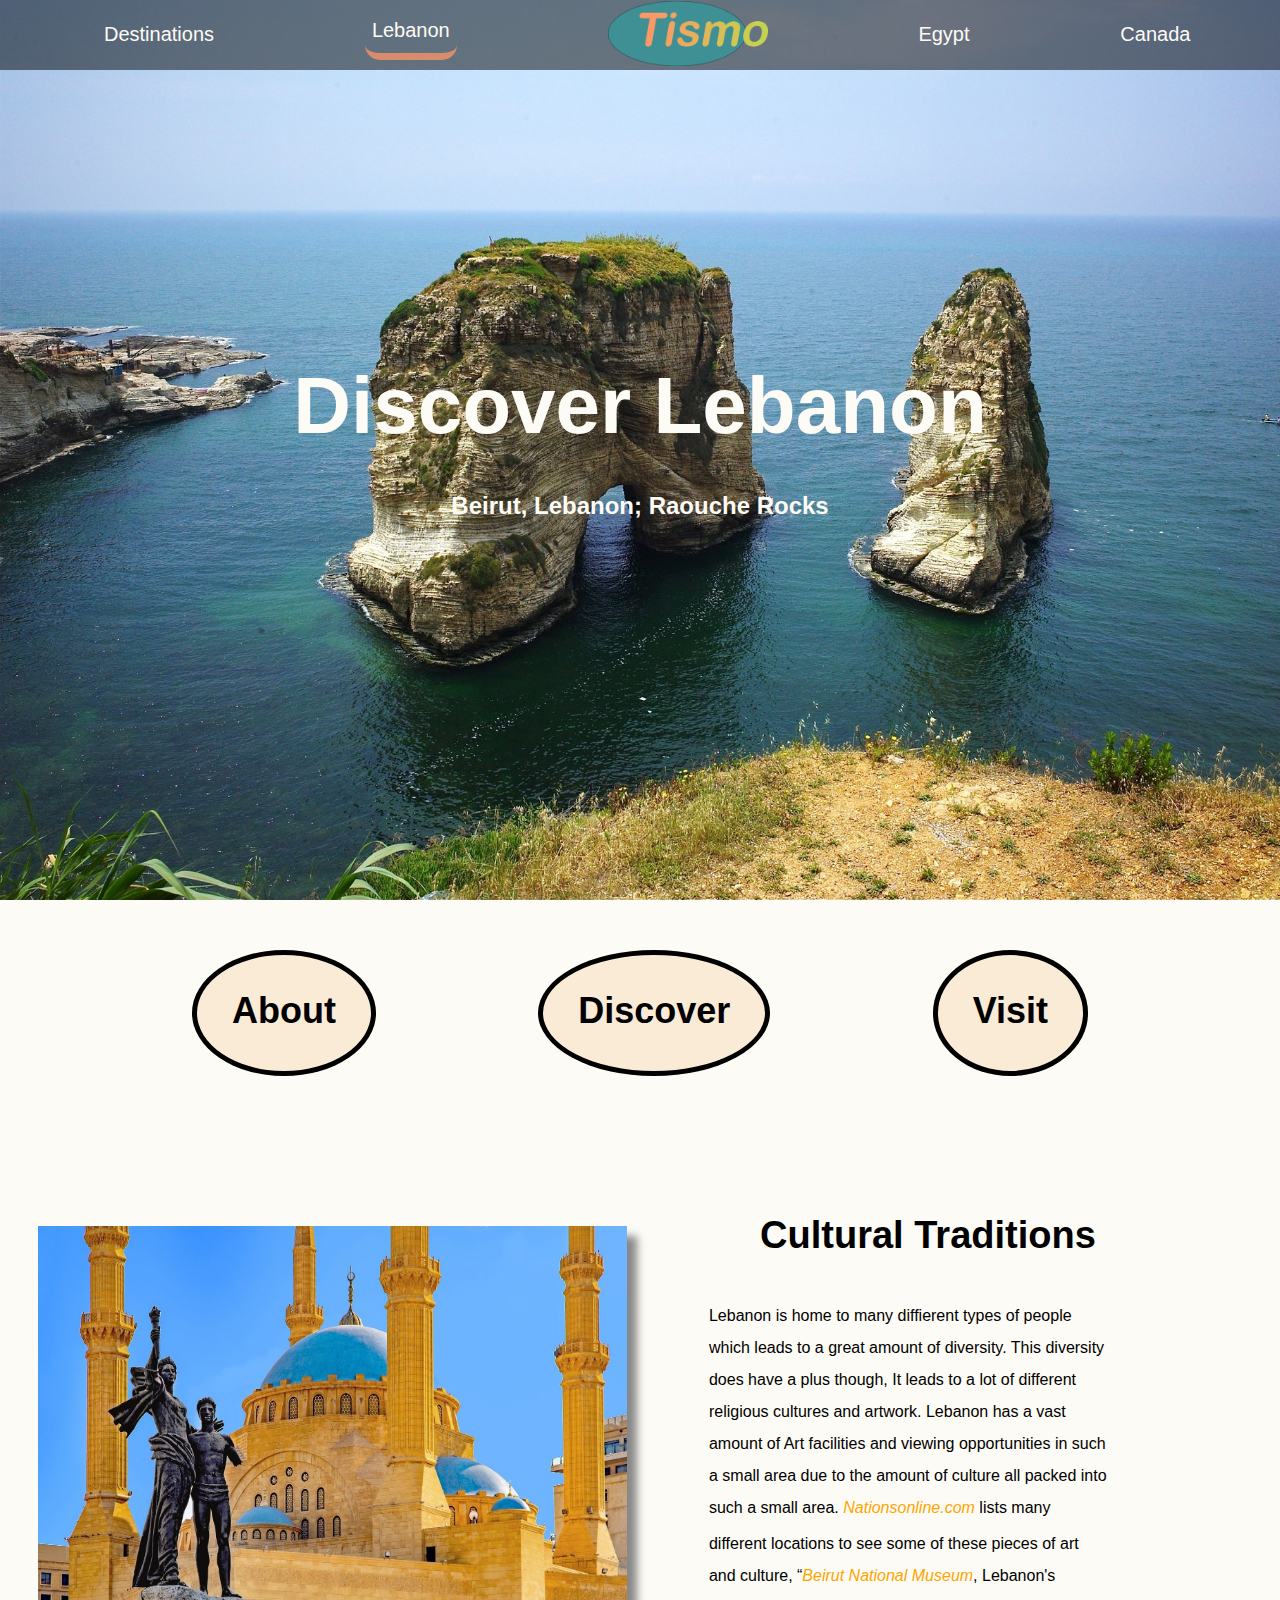
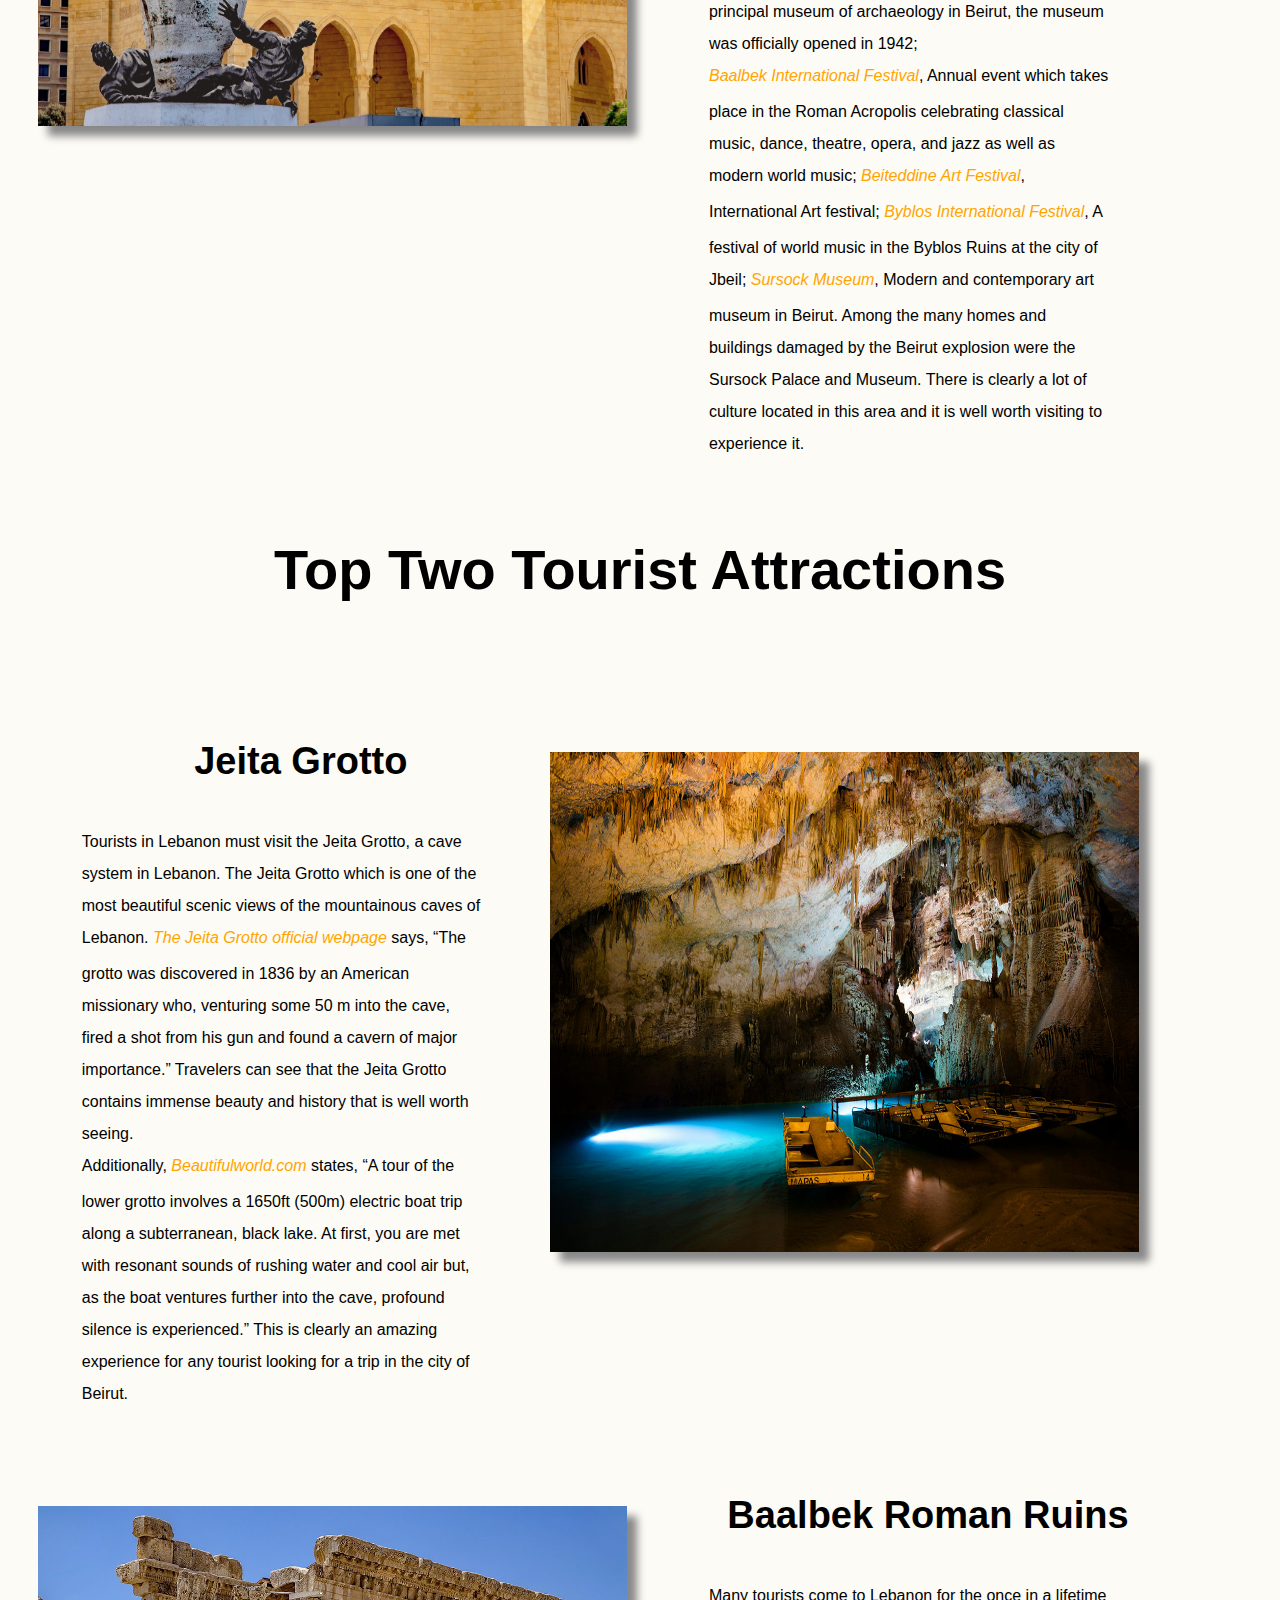
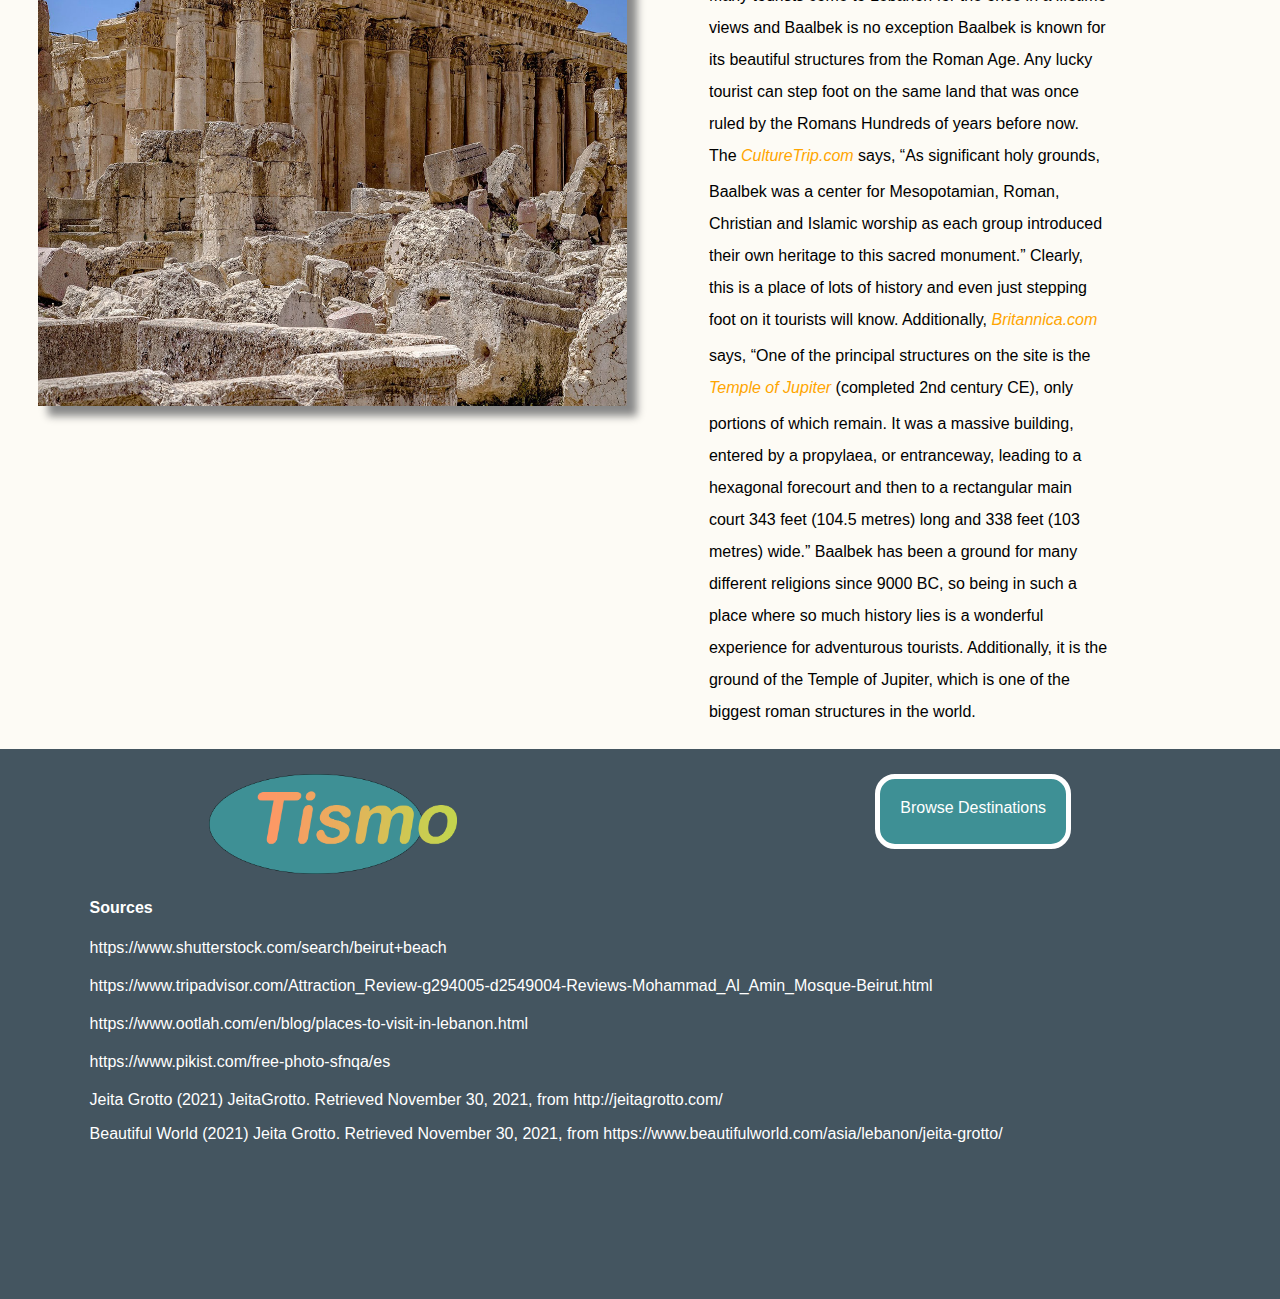
<file: Lebanon/lebanon-discover.html>
<!DOCTYPE html>
<html lang="en">
  <head>
    <meta charset="UTF-8" />
    <meta http-equiv="X-UA-Compatible" content="IE=edge" />
    <meta name="viewport" content="width=device-width, initial-scale=1.0" />
    <link rel="stylesheet" href="../css/styles.css" />
    <link rel="icon" href="icon.ico" />
    <title>Tismo - Discover Lebanon</title>
    <link
      href="https://cdnjs.cloudflare.com/ajax/libs/font-awesome/5.15.1/css/all.min.css"
      rel="stylesheet"
      type="text/css"
    />
  </head>
  <body class="lebanon-discover">
    <!-- Header -->
    <header class="header">
      <div class="dropdown">
        <button class="dropbtn">
          <img class="dropdown-img" src="../IMG/menu.png" alt="menu png" />
        </button>
        <nav>
          <ul class="dropdown-content" style="list-style-type: none">
            <li><a href="../destinations.html">Destinations</a></li>
            <li><a class="header-highlight" href="../Lebanon/lebanon-about.html">Lebanon</a></li>
            <li>
              <a href="../index.html"
                ><img
                  class="logodesktop"
                  src="../IMG/fixedtismo.png"
                  alt="Tismo Logo"
              /></a>
            </li>
            <li><a href="../Egypt/egypt-about.html">Egypt</a></li>
            <li><a href="../Canada/canada-about.html">Canada</a></li>
          </ul>
        </nav>
      </div>
      <div>
        <a href="../index.html"
          ><img class="logo" src="../IMG/fixedtismo.png" alt="Tismo Logo"
        /></a>
      </div>
    </header>
    <!-- heroimg -->
    <section class="hero1">
      <div class="hero-inner">
        <h1>Discover Lebanon</h1>

        <h2>Beirut, Lebanon; Raouche Rocks</h2>
      </div>
    </section>
    <!-- Navigation Through Page -->
    <div class="nav-buttons-div">
      <a class="nav-buttons" href="lebanon-about.html">About</a>

      <a class="nav-buttons" href="lebanon-discover.html">Discover</a>

      <a class="nav-buttons" href="lebanon-visit.html">Visit</a>
    </div>
    <!-- Information on About -->
    <div class="about-boxes">
      <img src="../IMG/lebanon-mosque.jpg" alt="Lebanese Mosque" />
      <article class="about-boxes-1">
        <h3>Cultural Traditions</h3>
        <p>
          Lebanon is home to many diffierent types of people which leads to a
          great amount of diversity. This diversity does have a plus though, It
          leads to a lot of different religious cultures and artwork. Lebanon
          has a vast amount of Art facilities and viewing opportunities in such
          a small area due to the amount of culture all packed into such a small
          area.
          <a
            style="text-decoration: none"
            class="text-link"
            href="https://www.nationsonline.org/oneworld/lebanon.htm"
            >Nationsonline.com</a
          >
          lists many different locations to see some of these pieces of art and
          culture, “<a
            style="text-decoration: none"
            class="text-link"
            href="http://www.museebeyrouth-liban.org/en"
            >Beirut National Museum</a
          >, Lebanon's principal museum of archaeology in Beirut, the museum was
          officially opened in 1942;
          <a
            style="text-decoration: none"
            class="text-link"
            href="http://www.baalbeck.org.lb/"
            >Baalbek International Festival</a
          >, Annual event which takes place in the Roman Acropolis celebrating
          classical music, dance, theatre, opera, and jazz as well as modern
          world music;
          <a
            style="text-decoration: none"
            class="text-link"
            href="http://www.beiteddine.org/"
            >Beiteddine Art Festival</a
          >, International Art festival;
          <a
            style="text-decoration: none"
            class="text-link"
            href="http://www.beiteddine.org/"
            >Byblos International Festival</a
          >, A festival of world music in the Byblos Ruins at the city of Jbeil;
          <a
            style="text-decoration: none"
            class="text-link"
            href="https://sursock.museum/"
            >Sursock Museum</a
          >, Modern and contemporary art museum in Beirut. Among the many homes
          and buildings damaged by the Beirut explosion were the Sursock Palace
          and Museum. There is clearly a lot of culture located in this area and
          it is well worth visiting to experience it.
        </p>
      </article>
    </div>
    <div class="tourist-about-header">
      <h3>Top Two Tourist Attractions</h3>
    </div>
    <div class="about-boxes">
      <article class="about-boxes-1">
        <h3>Jeita Grotto</h3>
        <p>
          Tourists in Lebanon must visit the Jeita Grotto, a cave system in
          Lebanon. The Jeita Grotto which is one of the most beautiful scenic
          views of the mountainous caves of Lebanon.
          <a
            style="text-decoration: none"
            class="text-link"
            href="http://jeitagrotto.com/"
            >The Jeita Grotto official webpage</a
          >
          says, “The grotto was discovered in 1836 by an American missionary
          who, venturing some 50 m into the cave, fired a shot from his gun and
          found a cavern of major importance.” Travelers can see that the Jeita
          Grotto contains immense beauty and history that is well worth seeing.
          <br />Additionally,
          <a
            style="text-decoration: none"
            class="text-link"
            href="https://www.beautifulworld.com/asia/lebanon/jeita-grotto/"
            >Beautifulworld.com</a
          >
          states, “A tour of the lower grotto involves a 1650ft (500m) electric
          boat trip along a subterranean, black lake. At first, you are met with
          resonant sounds of rushing water and cool air but, as the boat
          ventures further into the cave, profound silence is experienced.” This
          is clearly an amazing experience for any tourist looking for a trip in
          the city of Beirut.
        </p>
      </article>
      <img src="../IMG/GrottoDiscover.jpg" alt="Jieta Grotto Lebanon" />
      <img src="../IMG/BaalbekRuins.jpg" alt="Baalbek Ruins in Lebanon" />
      <article class="about-boxes-1">
        <h3>Baalbek Roman Ruins</h3>
        <p>
          Many tourists come to Lebanon for the once in a lifetime views and
          Baalbek is no exception Baalbek is known for its beautiful structures
          from the Roman Age. Any lucky tourist can step foot on the same land
          that was once ruled by the Romans Hundreds of years before now. The
          <a
            style="text-decoration: none"
            class="text-link"
            href="https://theculturetrip.com/middle-east/lebanon/articles/a-brief-history-of-the-baalbek-roman-ruins-in-lebanon/"
            >CultureTrip.com</a
          >
          says, “As significant holy grounds, Baalbek was a center for
          Mesopotamian, Roman, Christian and Islamic worship as each group
          introduced their own heritage to this sacred monument.” Clearly, this
          is a place of lots of history and even just stepping foot on it
          tourists will know. Additionally,
          <a
            style="text-decoration: none"
            class="text-link"
            href="https://www.britannica.com/place/Baalbeck"
            >Britannica.com</a
          >
          says, “One of the principal structures on the site is the
          <a
            style="text-decoration: none"
            class="text-link"
            href="https://www.britannica.com/place/Temple-of-Jupiter-ancient-temple-Baalbek-Lebanon"
            >Temple of Jupiter</a
          >
          (completed 2nd century CE), only portions of which remain. It was a
          massive building, entered by a propylaea, or entranceway, leading to a
          hexagonal forecourt and then to a rectangular main court 343 feet
          (104.5 metres) long and 338 feet (103 metres) wide.” Baalbek has been
          a ground for many different religions since 9000 BC, so being in such
          a place where so much history lies is a wonderful experience for
          adventurous tourists. Additionally, it is the ground of the Temple of
          Jupiter, which is one of the biggest roman structures in the world.
        </p>
      </article>
    </div>
    <!-- Footer -->
    <footer>
      <section class="container">
        <div class="upper">
          <div>
            <img
              src="../IMG/fixedtismo.png"
              class="footerlogo"
              alt="Footer Logo"
            />
          </div>
          <div>
            <a class="footerbutton" href="destinations.html"
              >Browse Destinations</a
            >
          </div>
        </div>
        <div>
          <h4 class="footertitle">Sources</h4>
          <p>
            <a class="footerlinks"
              >https://www.shutterstock.com/search/beirut+beach</a
            >
          </p>
          <p>
            <a class="footerlinks"
              >https://www.tripadvisor.com/Attraction_Review-g294005-d2549004-Reviews-Mohammad_Al_Amin_Mosque-Beirut.html</a
            >
          </p>
          <p>
            <a class="footerlinks"
              >https://www.ootlah.com/en/blog/places-to-visit-in-lebanon.html</a
            >
          </p>
          <p>
            <a class="footerlinks"
              >https://www.pikist.com/free-photo-sfnqa/es</a
            >
          </p>
          <p class="footerlinks">Jeita Grotto (2021) JeitaGrotto. Retrieved  November 30, 2021, from http://jeitagrotto.com/
          </p>
          <p class="footerlinks">Beautiful World (2021) Jeita Grotto. Retrieved  November 30, 2021, from https://www.beautifulworld.com/asia/lebanon/jeita-grotto/</p>
        </div>
      </section>
    </footer>
  </body>
</html>
</file>
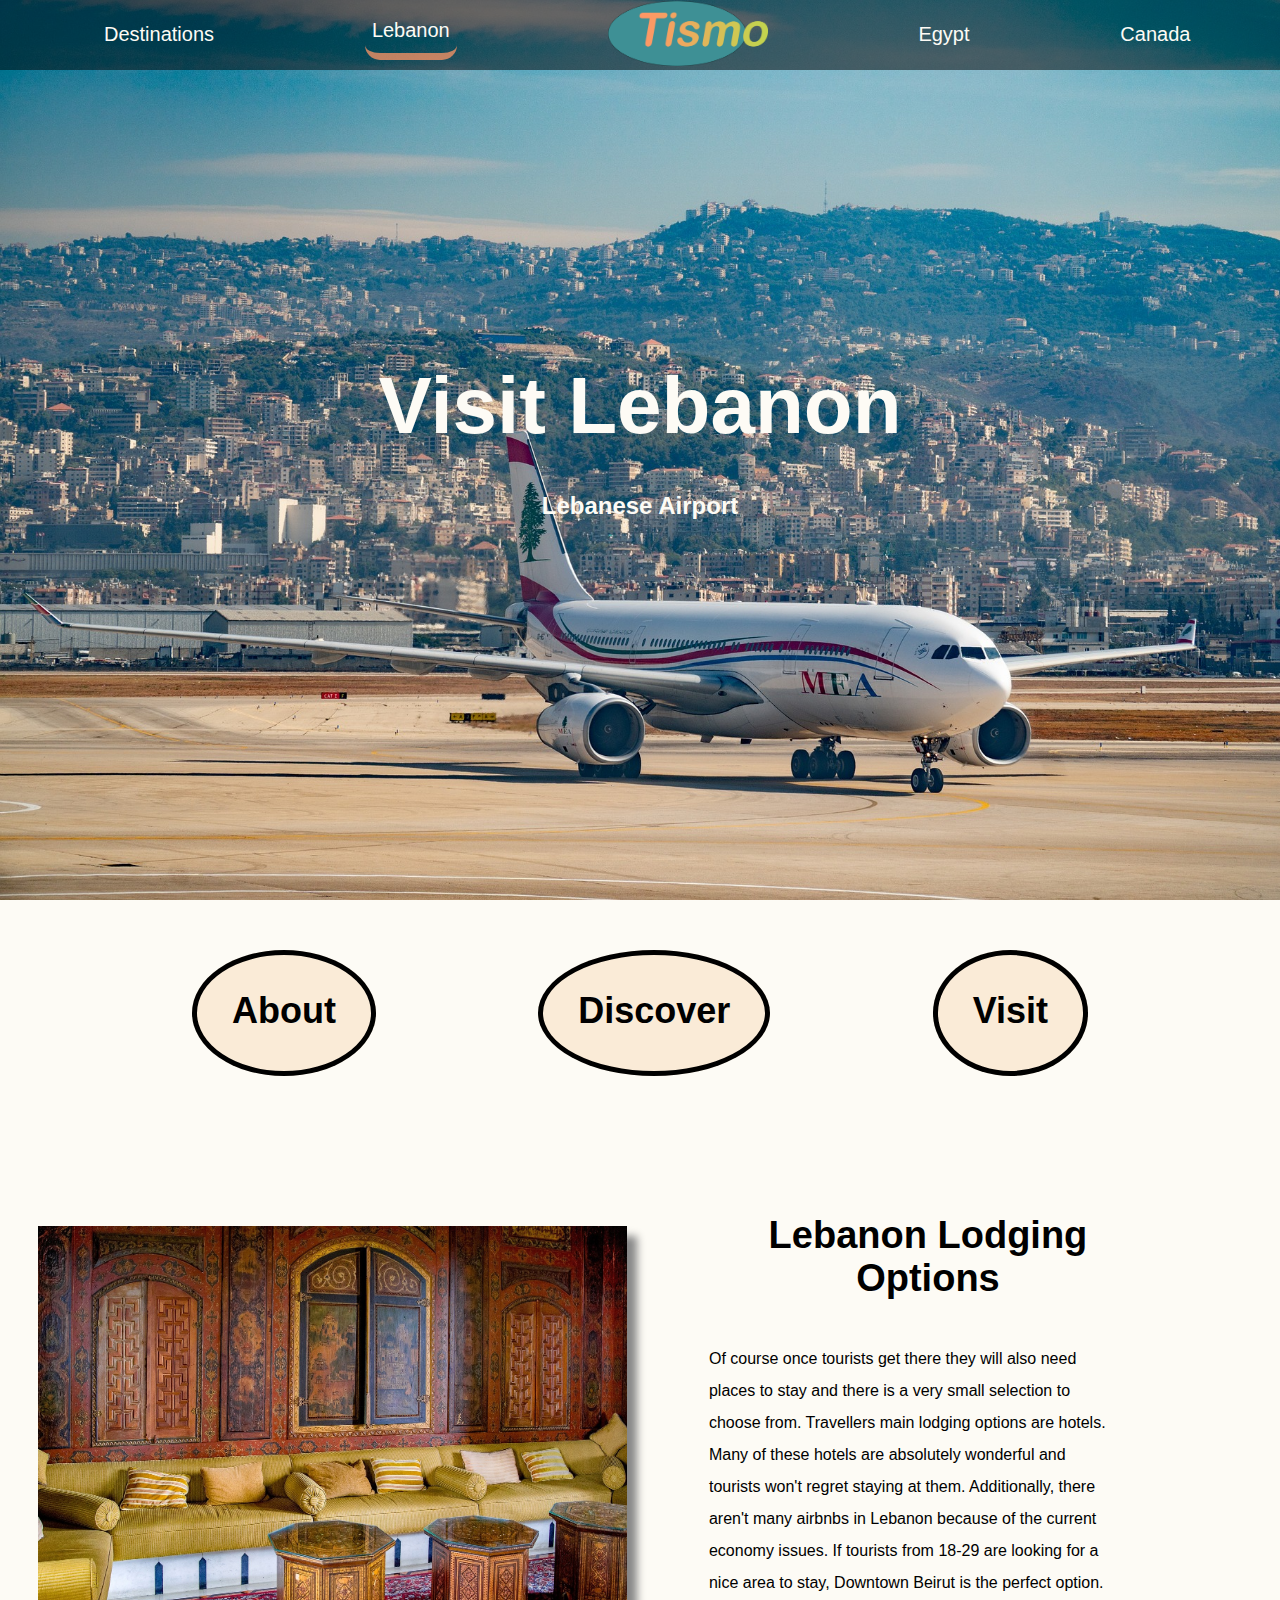
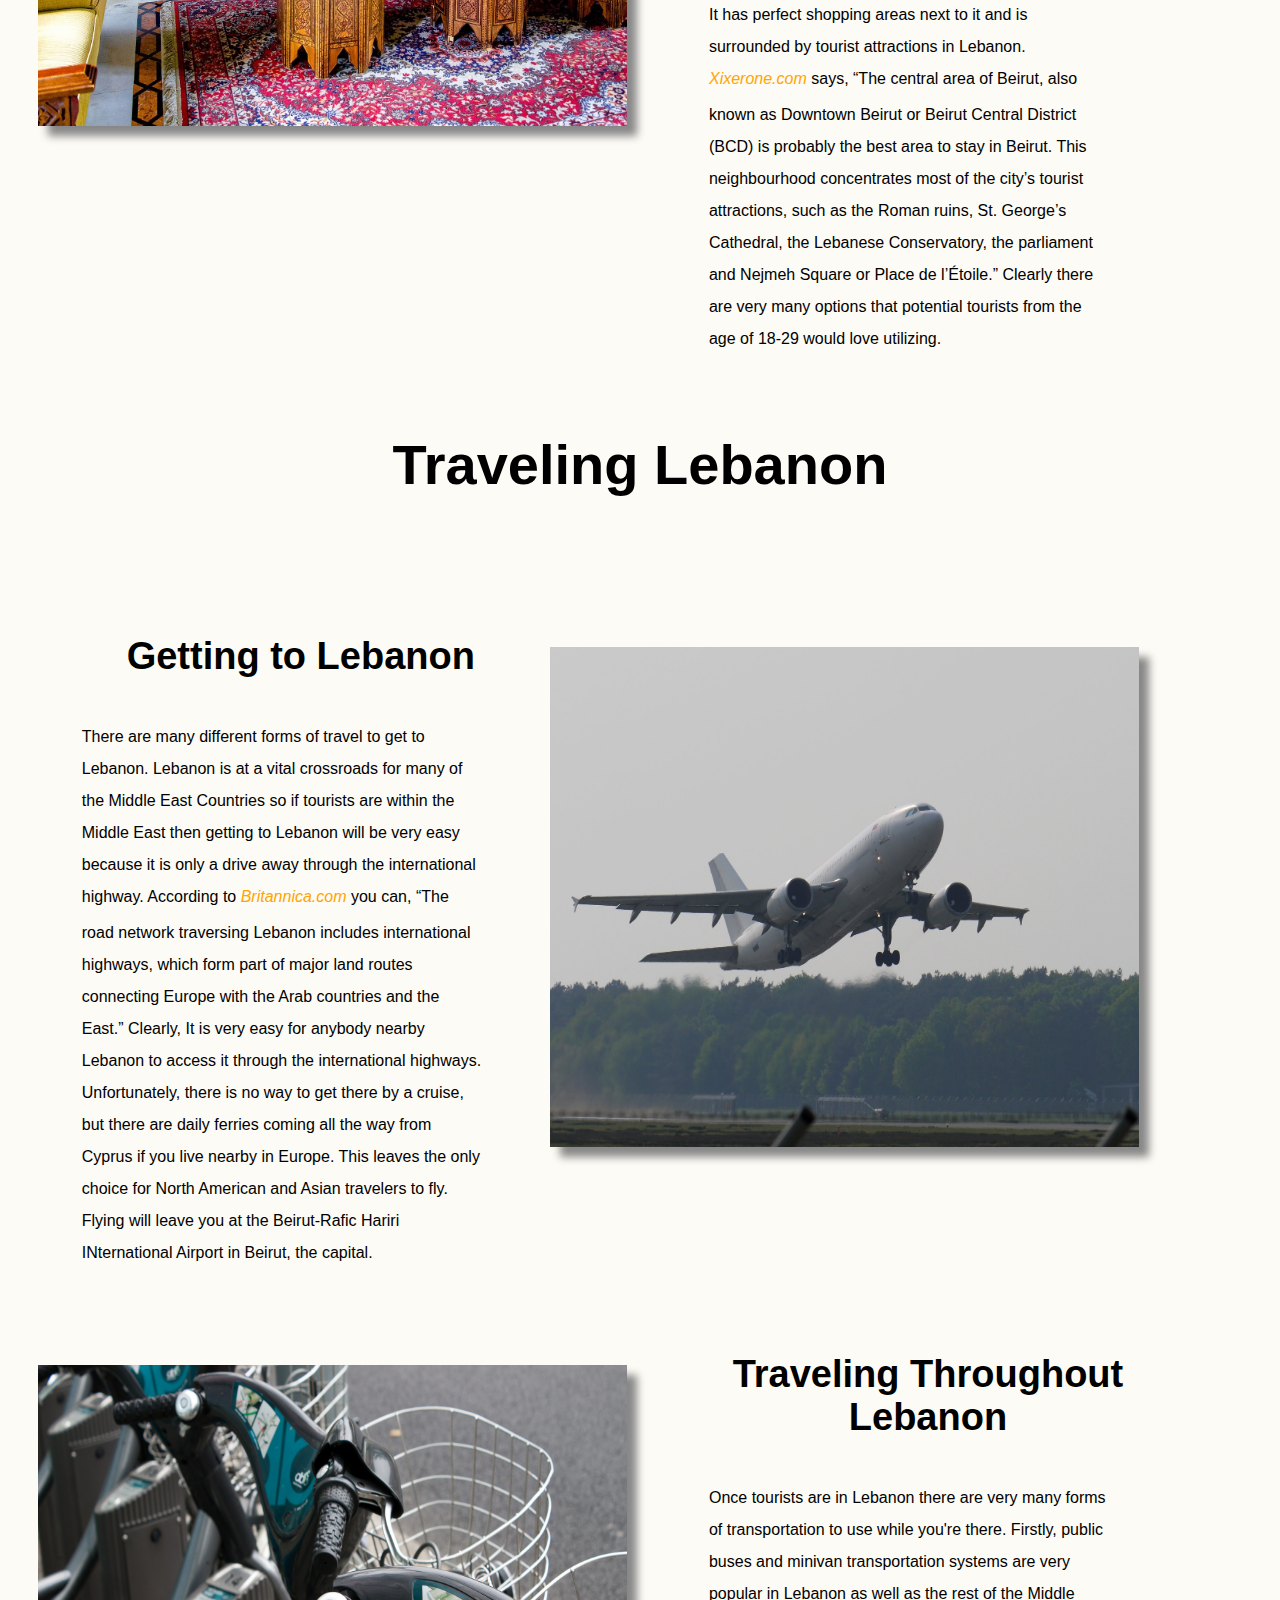
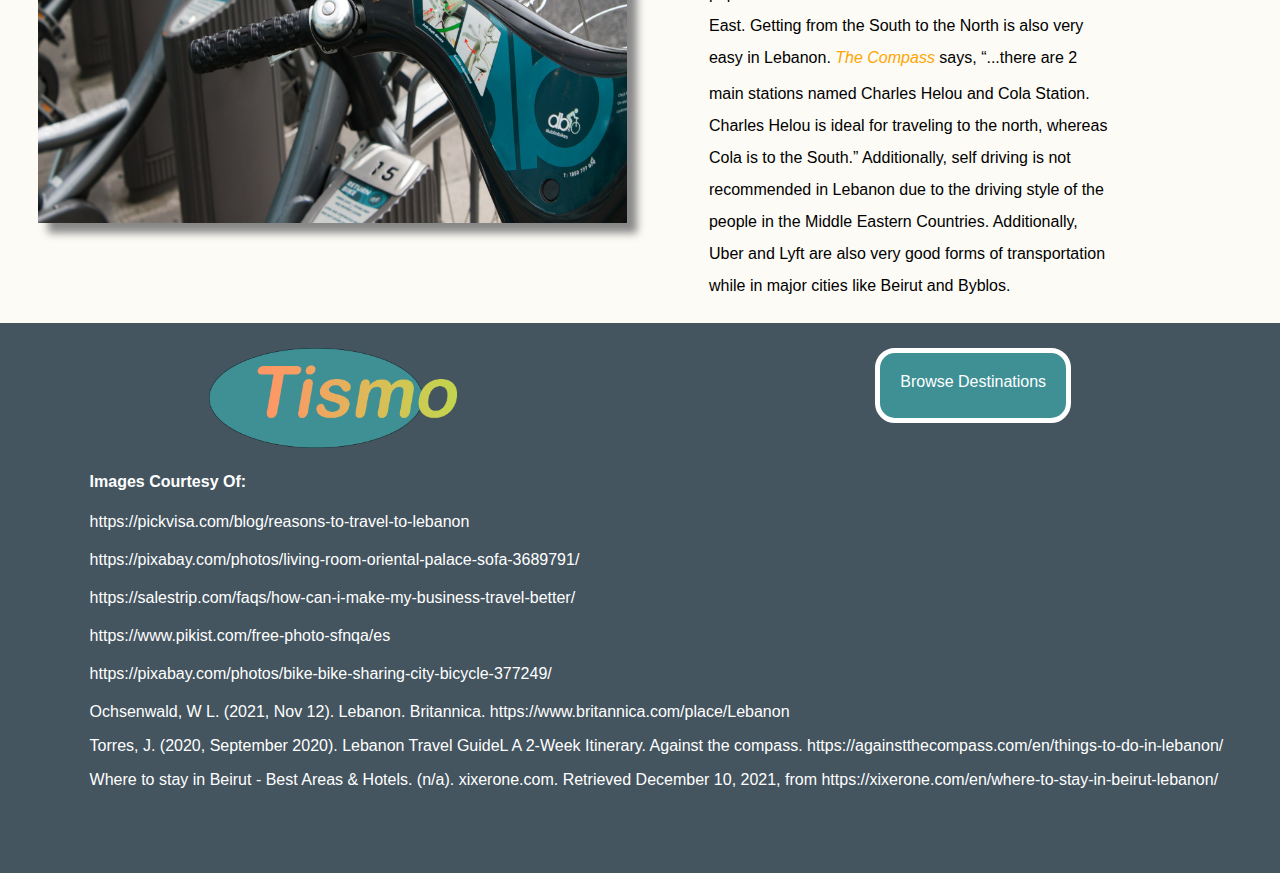
<file: Lebanon/lebanon-visit.html>
<!DOCTYPE html>
<html lang="en">
  <head>
    <meta charset="UTF-8" />
    <meta http-equiv="X-UA-Compatible" content="IE=edge" />
    <meta name="viewport" content="width=device-width, initial-scale=1.0" />
    <link rel="stylesheet" href="../css/styles.css" />
    <link rel="icon" href="icon.ico" />
    <title>Tismo - Visit Lebanon</title>
    <link
      href="https://cdnjs.cloudflare.com/ajax/libs/font-awesome/5.15.1/css/all.min.css"
      rel="stylesheet"
      type="text/css"
    />
  </head>
  <body class="lebanon-visit">
    <!-- Header -->
    <header class="header">
      <div class="dropdown">
        <button class="dropbtn">
          <img class="dropdown-img" src="../IMG/menu.png" alt="menu PNG" />
        </button>
        <nav>
          <ul class="dropdown-content" style="list-style-type: none">
            <li><a href="../destinations.html">Destinations</a></li>
            <li><a class="header-highlight" href="../Lebanon/lebanon-about.html">Lebanon</a></li>
            <li>
              <a href="../index.html"
                ><img
                  class="logodesktop"
                  src="../IMG/fixedtismo.png"
                  alt="Tismo Logo"
              /></a>
            </li>
            <li><a href="../Egypt/egypt-about.html">Egypt</a></li>
            <li><a href="../Canada/canada-about.html">Canada</a></li>
          </ul>
        </nav>
      </div>
      <div>
        <a href="../index.html"
          ><img class="logo" src="../IMG/fixedtismo.png" alt="Tismo Logo"
        /></a>
      </div>
    </header>
    <!-- heroimg -->
    <section class="hero1">
      <div class="hero-inner">
        <h1>Visit Lebanon</h1>

        <h2>Lebanese Airport</h2>
      </div>
    </section>
    <!-- Navigation Through Page -->
    <div class="nav-buttons-div">
      <a class="nav-buttons" href="lebanon-about.html">About</a>

      <a class="nav-buttons" href="lebanon-discover.html">Discover</a>

      <a class="nav-buttons" href="lebanon-visit.html">Visit</a>
    </div>
    <!-- Information on About -->
    <div class="about-boxes">
      <img src="../IMG/Lebanon-visit.jpg" alt="Lebanese Living Room" />
      <article class="about-boxes-1">
        <h3>Lebanon Lodging Options</h3>
        <p>
          Of course once tourists get there they will also need places to stay
          and there is a very small selection to choose from. Travellers main
          lodging options are hotels. Many of these hotels are absolutely
          wonderful and tourists won't regret staying at them. Additionally,
          there aren't many airbnbs in Lebanon because of the current economy
          issues. If tourists from 18-29 are looking for a nice area to stay,
          Downtown Beirut is the perfect option. It has perfect shopping areas
          next to it and is surrounded by tourist attractions in Lebanon.
          <a
            style="text-decoration: none"
            class="text-link"
            href="https://xixerone.com/en/where-to-stay-in-beirut-lebanon/#rb-1-best-area-downtown-beirut"
            >Xixerone.com</a
          >
          says, “The central area of Beirut, also known as Downtown Beirut or
          Beirut Central District (BCD) is probably the best area to stay in
          Beirut. This neighbourhood concentrates most of the city’s tourist
          attractions, such as the Roman ruins, St. George’s Cathedral, the
          Lebanese Conservatory, the parliament and Nejmeh Square or Place de
          l’Étoile.” Clearly there are very many options that potential tourists
          from the age of 18-29 would love utilizing.
        </p>
      </article>
    </div>
    <!-- Traveling Header not flexed!! -->
    <article class="tourist-about-header">
      <h3>Traveling Lebanon</h3>
    </article>
    <div class="about-boxes">
      <article class="about-boxes-1">
        <h3>Getting to Lebanon</h3>
        <p>
          There are many different forms of travel to get to Lebanon. Lebanon is
          at a vital crossroads for many of the Middle East Countries so if
          tourists are within the Middle East then getting to Lebanon will be
          very easy because it is only a drive away through the international
          highway. According to
          <a
            style="text-decoration: none"
            class="text-link"
            href="https://www.britannica.com/place/Lebanon/Trade#ref23402"
            >Britannica.com</a
          >
          you can, “The road network traversing Lebanon includes international
          highways, which form part of major land routes connecting Europe with
          the Arab countries and the East.” Clearly, It is very easy for anybody
          nearby Lebanon to access it through the international highways.
          Unfortunately, there is no way to get there by a cruise, but there are
          daily ferries coming all the way from Cyprus if you live nearby in
          Europe. This leaves the only choice for North American and Asian
          travelers to fly. Flying will leave you at the Beirut-Rafic Hariri
          INternational Airport in Beirut, the capital.
        </p>
      </article>
      <img src="../IMG/plane-takeoff.jpg" alt="Lebanon Plane Taking Off" />
      <img src="../IMG/bike.jpg" alt="Ride Share Service Photo" />
      <article class="about-boxes-1">
        <h3>Traveling Throughout Lebanon</h3>
        <p>
          Once tourists are in Lebanon there are very many forms of
          transportation to use while you're there. Firstly, public buses and
          minivan transportation systems are very popular in Lebanon as well as
          the rest of the Middle East. Getting from the South to the North is
          also very easy in Lebanon.
          <a
            style="text-decoration: none"
            class="text-link"
            href="https://againstthecompass.com/en/things-to-do-in-lebanon/"
            >The Compass</a
          >
          says, “...there are 2 main stations named Charles Helou and Cola
          Station. Charles Helou is ideal for traveling to the north, whereas
          Cola is to the South.” Additionally, self driving is not recommended
          in Lebanon due to the driving style of the people in the Middle
          Eastern Countries. Additionally, Uber and Lyft are also very good
          forms of transportation while in major cities like Beirut and Byblos.
        </p>
      </article>
    </div>
    <!-- Footer -->
    <footer>
      <section class="container">
        <div class="upper">
          <div>
            <img
              src="../IMG/fixedtismo.png"
              class="footerlogo"
              alt="Footer Logo"
            />
          </div>
          <div>
            <a class="footerbutton" href="destinations.html"
              >Browse Destinations</a
            >
          </div>
        </div>
        <div>
          <h4 class="footertitle">Images Courtesy Of:</h4>
          <p>
            <a class="footerlinks"
              >https://pickvisa.com/blog/reasons-to-travel-to-lebanon</a
            >
          </p>
          <p>
            <a class="footerlinks"
              >https://pixabay.com/photos/living-room-oriental-palace-sofa-3689791/</a
            >
          </p>
          <p>
            <a class="footerlinks"
              >https://salestrip.com/faqs/how-can-i-make-my-business-travel-better/</a
            >
          </p>
          <p>
            <a class="footerlinks"
              >https://www.pikist.com/free-photo-sfnqa/es</a
            >
          </p>
          <p>
            <a class="footerlinks"
              >https://pixabay.com/photos/bike-bike-sharing-city-bicycle-377249/</a
            >
          </p>
          <p class="footerlinks">Ochsenwald, W L. (2021, Nov 12). Lebanon. Britannica. https://www.britannica.com/place/Lebanon</p>
          <p class="footerlinks">Torres, J. (2020, September 2020). Lebanon Travel GuideL A 2-Week Itinerary. Against the compass. https://againstthecompass.com/en/things-to-do-in-lebanon/</p>
          <p class="footerlinks">Where to stay in Beirut - Best Areas & Hotels. (n/a). xixerone.com. Retrieved December 10, 2021, from https://xixerone.com/en/where-to-stay-in-beirut-lebanon/</p>
        </div>
      </section>
    </footer>
  </body>
</html>
</file>
<file: css/styles.css>
/* Global Styling (Be cautious of what you put in here) */
body {
    background-color:#FDFBF5;
margin: 0;}
html * {font-family: 'Montserrat', sans-serif;
    text-decoration: none;
list-style-type: none}
/* General Hero Image */
.hero1 {
    width: 100vw;
    display: flex;
    justify-content: center;
    align-items: center;
    text-align: center;
    background-size: cover;
    background-repeat: no-repeat;
    background-attachment: fixed;
    color: #FDFBF5;
    text-decoration: none;
    background-image: url(../IMG/Canada-Forest.jpg)
}
.destinations .hero1  {
    background-image: url(../IMG/canadahero.jpg);
}
.lebanon-about .hero1 {
    background-image: url(../IMG/GrottoHero.jpg);
}
.lebanon-discover .hero1 {
    background-image: url(../IMG/Pigeon-Rock.jpg);
}
.lebanon-visit .hero1 {
    background-image: url(../IMG/lebanon-plane.jpg);
}
.aboutegypt .hero1 {
    background-image: url(../IMG/pyramids.jpeg);
}
.discoveregypt .hero1 {
    background-image: url(../IMG/pyramids.jpeg);
}
.visitegypt .hero1 {
    background-image: url(../IMG/pyramids.jpeg);
}
.about-canada .hero1 {
    background-image: url(../IMG/canadahero.jpg);
}
.discover-canada .hero1 {
    background-image: url(../IMG/canadahero.jpg);
}
.visit-canada .hero1 {
    background-image: url(../IMG/canadahero.jpg);
}
.header-highlight {
    /* background: linear-gradient(.25turn, rgba(195, 212, 78, .75), 55%, rgba(255, 150, 102, .75)); */
    border-bottom:7px solid rgba(255, 150, 102, .75) ;
    padding: 7px;
    display: block;
    border-radius: 15px;
}
.herobutton{
    display: block;
    width: 200px;
    margin-top: 50px;
    border: 3px solid #FDFBF5 ;
    margin-left:auto;
    margin-right:auto;
    font-size: 1.5em;
    border-radius: 20px;
    color: white;
}
/* General Footer */
footer {
    background-color: #445560;
    max-height:400px;
padding-bottom: 150px;
}

.footerbutton {
    color: white;
    background-color: rgba(62, 144, 149, 1);
    height: 25px;
    width: auto;
    padding: 20px;
    display: block;
    border-radius: 20px;
    border: 5px solid white
}
.hero1 a {
    color: white;
}
.container {
    display: flex;
    flex-direction: column;
}
.upper {
    display: flex;
    flex-direction: row;
    justify-content: space-around;
    margin-top: 25px;
    color: white;
}

.footerlogo {
    height: 100px;
    width: auto;
}
.footertitle {
    color: white;
    margin-left: 7%;
}
.footerlinks {
    color: white;
    margin-left: 7%;
}

/* About Page Scaling */
.about-boxes img {
    box-shadow: 10px 10px 8px #888888;
    max-height:500px;
}
.about-boxes {

    display: flex;
    flex-direction: row;
    flex-wrap: wrap;
}
.about-boxes-1 {
    color: #000000;
}
.about-boxes-1 p{
    padding: 5px;
    font-size: 16px;
    line-height: 2;
}
.about-boxes-1 h3 {
    text-align: center;
    font-weight: bold;
    font-size: 38px;
}
/* Country Nav Button Scaling */
.nav-buttons-div {

    display: flex;
    flex-direction: row;
    flex-wrap: nowrap;
    justify-content: space-between;
}
.nav-buttons {
    border: 5px solid #3e9095;
    border: none;
    color: black;
    text-align: center;
    text-decoration: none;
    display: inline-block;
    cursor: pointer;
    background-color: antiquewhite;
    font-weight: bold;
}
.nav-buttons:hover {
    box-shadow:0px 0px 0px 5px rgb(255, 150, 102) inset;
}
/* Destinations on Index Scaling */

  .dest-flex {
      display: flex;
      justify-content: space-between;
  }
.index-destinations h3, .AboutUs h3, .dest-list h3, .tourist-about-header h3{
    text-align: center;
font-weight: bold;
color: black;
}
.index-destinations h4 {
    text-align: center;
    font-weight: bolder;
    color: rgb(255, 255, 255);
}
.index-destinations a {
 background-color: #3e9095;
color: white;
display:inline-block;
text-align: center;

}
.dest-Lebanon, .dest-Canada, .dest-Egypt {
    width: 30%;
    background-color: #445560 ;
    border-radius: 15px;

}
.dest-flex img {
    border-radius: 5px;
}
.destinations-text {
    text-align: center;
}
/* About Us Index Scaling */
.AboutUs {
    border-radius: 15px;
}
.AboutUs-text {
    background-color: rgba(0, 0, 0, 0.10);
    display: flex;
}
/* Destination.html scaling */
.destinations-flex{
display: flex;
}
.destinations-Lebanon {
    display:flex;
}
.destinations-Lebanon article {
    background-color: #445560 ;
    color: #FDFBF5;
text-decoration: none;
}
.dest-text h4 {
    text-align: center;
}
.dest-text p {
    text-align: left;
}
.destinations-Lebanon img {
    box-shadow: 10px 10px 8px #888888;
}

.destinations-Lebanon a {
background-color: #C3D44E;
display:inline-block;
color: black;
}
.dest-text {
    box-shadow: 10px 10px 8px #888888;
}
/* Link hover line */
a:hover::after {
    transform: scaleX(1);
  }
a::after{
    content: "";
    display: block;
    width: 100%;
    height: 4px;
    bottom: 0;
    left: 0;
    border-radius: 50px;
    background-color: #FDFBF5;
    transform: scaleX(0);
    transition: transform 0.3s ease;
  }
  .text-link {
      color: orange;
      font-style: italic;
      text-decoration: none;
      display: inline-block;
  }
/* Imports */
@import url('https://fonts.googleapis.com/css2?family=Montserrat&display=swap');

/* Desktop view-------------------------------------- */
@media screen and (min-width:993px) {
/* ------------------------------------------INDEX----------------------------- */
/* Header */
.header {
    background-color: rgba(0, 0, 0, 0.5);
    height: 70px;
    position: absolute; top:0;
    position: absolute; right: 0;
    position: absolute; left: 0;
}
/* Removed Header Elements */
.dropbtn{
    display:none;
}
.logo {
    display:none;
}
/* -------------------- */
.dropdown-content {
    display: flex;
    flex-direction: row;
    flex-wrap: nowrap;
    justify-content: space-between;
    align-items: center;
    height: 40px;
margin-left: 5vw;
margin-right: 7vw;
}
.logodesktop {
    width: 160px;
    height: auto;
    padding-top: 4px;
    margin-left: auto;
    margin-right: auto;
    cursor: pointer;
}
.dropdown-content a{
    text-decoration: none;
font-size: 20px;
color: #FDFBF5;
}

  /* HeroImg Settings */
  .hero1 h1 {
    font-size: 5em;
    margin-top: 0;
    margin-bottom: 0.5em;
}
.hero1 {
    height: 100vh;
}
.herobutton {
    padding: 1em;
}
/* Destinations on Index */
.dest-Lebanon:hover, .dest-Canada:hover, .dest-Egypt:hover {
    transform:scale(1.1);
    transition: transform 0.25s ease-in;
}
.index-destinations {
    margin-bottom: 65px;
}
  .dest-flex {
      margin-left: 7vw;
      margin-right: 7vw;
      flex-wrap: nowrap;
  }
.index-destinations h3, .AboutUs h3, .dest-list h3, .tourist-about-header h3{
    text-align: center;
    font-size: 56px;
}
.index-destinations h4 {
    font-size: 40px;
    text-align: center;
    font-weight: bolder;
    color: rgb(255, 255, 255);
}
.index-destinations a {
font-size: 25px;
padding: 10px;
border-radius: 20px;
margin-bottom: 5px;

}
.dest-Lebanon, .dest-Canada, .dest-Egypt {
    border:10px solid #2a3238;

}
.dest-Lebanon:hover, .dest-Canada:hover, .dest-Egypt:hover {
    border: 10px solid #FF9666;
}
.dest-Lebanon, .dest-Egypt {
    margin-top: 45px;
}
.dest-Lebanon img, .dest-Canada img, .dest-Egypt img {
    height: auto;
    width: 100%;
}
/* About Us on Index */
.AboutUs {
    margin-top: 65px;
    margin-left: 7vw;
    margin-right: 7vw;
    margin-bottom: 75px;
}
.AboutUs-text {
    flex-wrap: nowrap;
    flex-direction: row;}
    .AboutUs-text img {
        padding: 30px;
        width: 35%; 
    }
.AboutUs p {
    font-size: 30px;
    padding: 30px
}
/* -----------------------Destinations.html---------------------------------- */
.dest-list {
    margin-left: 7vw;
    margin-right: 7vw;
}
.destinations-flex{
flex-direction: column;
}
.destinations-Lebanon {
    flex-direction: row;
    margin-bottom: 50px;
}
.destinations-Lebanon article {
    margin-top: 15px;
    margin-bottom: 15px;
    padding-left: 2vw;
    padding-right: 2vw;
    padding-bottom: 2vw;
}
.dest-text h4 {
    margin-bottom: 15px;
    font-size: 36px;
    font: weight 900px;
}
.dest-text p {
    font-size: 18px;
}
.destinations-Lebanon img {
    height: auto;
    width: 35%;
    border-radius: 18px;
}
.destinations-Lebanon a {
padding-left: 45px;
padding-right: 45px;
padding-top: 20px;
padding-bottom: 20px;
font-size: 25px;
margin-left: 20vw
}
/* Navigation Through Country Pages */
.nav-buttons-div {
    margin-left: 15vw;
    margin-right: 15vw;
    margin-top: 50px;
}
.nav-buttons {
    padding: 40px;
    border-radius: 50%;
    font-size: 36px;
    box-shadow:0px 0px 0px 5px #000000 inset;}
.nav-buttons:hover {
    box-shadow:0px 0px 0px 5px #FF9666 inset;
}
/* Information on About Page */

.about-boxes img {
    width: 46vw;
    height: auto;
    margin-right:3vw;
    margin-top: 75px;
    margin-bottom: 100px;
}
.about-boxes {
    margin-top: 75px;
    margin-left: 3vw;
    margin-right: 3vw;
    flex-wrap: wrap

}
.about-boxes-1 {
    width: 35vw;
    margin-top: 25px;
    margin-left: 3vw;
    margin-right: 2vw;
}
.about-boxes-1 p{
    margin-right:3vw;
}

}
/* Large Tablet View-------------------------------------- */
@media screen and (max-width:1250px) {
    /* ------------------------------------------INDEX----------------------------- */
/* Header */
.header {
    background-color: rgba(0, 0, 0, 0.5);
    height: 70px;
    position: absolute; top:0;
    position: absolute; right: 0;
    position: absolute; left: 0;
}
/* Removed Header Elements */
.dropbtn{
    display:none;
}
.logo {
    display:none;
}
/* -------------------- */
.dropdown-content {
    display: flex;
    flex-direction: row;
    flex-wrap: nowrap;
    justify-content: space-between;
    align-items: center;
    height: 40px;
margin-left: 5vw;
margin-right: 7vw;
}
.logodesktop {
    width: 160px;
    height: auto;
    padding-top: 4px;
    margin-left: auto;
    margin-right: auto;
    cursor: pointer;
}
.dropdown-content a{
    text-decoration: none;
font-size: 20px;
color: #FDFBF5;
}

  /* HeroImg Settings */
  .hero1 h1 {
    font-size: 5em;
    margin-top: 0;
    margin-bottom: 0.5em;
}
.hero1 {
    height: 100vh;
}
.herobutton {
    padding: 1em;
}
/* Destinations on Index */
.index-destinations {
    margin-bottom: 65px;
}
  .dest-flex {
      margin-left: 7vw;
      margin-right: 7vw;
      flex-wrap: nowrap;
  }
.index-destinations h3, .AboutUs h3, .dest-list h3, .tourist-about-header h3{
    text-align: center;
    font-size: 56px;
}
.index-destinations h4 {
    font-size: 40px;
    text-align: center;
    font-weight: bolder;
    color: rgb(255, 255, 255);
}
.index-destinations a {
font-size: 25px;
padding: 10px;
border-radius: 20px;
margin-bottom: 5px;

}
.dest-Lebanon, .dest-Canada, .dest-Egypt {
    border:10px solid #2a3238;

}
.dest-Lebanon:hover, .dest-Canada:hover, .dest-Egypt:hover {
    border: 10px solid #FF9666;
}
.dest-Lebanon, .dest-Egypt {
    margin-top: 45px;
}
.dest-Lebanon img, .dest-Canada img, .dest-Egypt img {
    height: auto;
    width: 100%;
}
/* About Us on Index */
    /* About Us on Index */
    .AboutUs {
        margin-top: 65px;
        margin-left: 3vw;
        margin-right: 3vw;
        margin-bottom: 75px;
    }
    .AboutUs-text {
        flex-wrap: nowrap;
        flex-direction: column;}
        .AboutUs-text img {
            padding: 5px;
            width: 35%; 
        }
    .AboutUs p {
        font-size: 20px;
        padding: 10px
    }
    .AboutUs img {
        width:97%;
        height: auto;
    }

/* -----------------------Destinations.html---------------------------------- */
/* Destinations.html Scaling/edits */
.dest-list {
    margin-left: 2vw;
    margin-right: 2vw;
}
.destinations-flex{
flex-direction: column;
}
.destinations-Lebanon {
    flex-direction: column;
    margin-bottom: 25px;
}
.destinations-Lebanon article {
    margin-bottom: 15px;
    padding-left: 2vw;
    padding-right: 2vw;
    padding-bottom: 2vw;
}
.dest-text h4 {
    margin-bottom: 15px;
    font-size: 36px;
    font: weight 900px;
}
.dest-text p {
    font-size: 17px;
}
.destinations-Lebanon img {
    height: auto;
    width: 100%;
    border-radius: 0px;
}
.destinations-Lebanon a {
padding-left: 40px;
padding-right: 40px;
padding-top: 15px;
padding-bottom: 15px;
font-size: 25px;
margin-left: 20vw
}
/* Country Nav Button Scaling */
.nav-buttons-div {
    margin-left: 5vw;
    margin-right: 5vw;
    margin-top: 30px;

}
.nav-buttons {
    padding: 10px;
    border-radius: 30%;
    box-shadow:0px 0px 0px 4px #000000 inset;
font-size: 30px;}

.nav-buttons:hover {
    box-shadow:0px 0px 0px 4px #FF9666 inset;
}
 .tourist-about-header h3 {
    text-align: center;
    font-size: 40px;
font-weight: bold;
color: black;
}
.about-boxes img {
    width: 80vw;
    height: auto;
    margin-top: 10px;
    margin-bottom: 25px;
    margin-left: 3vw;
    margin-right: 3vw;
}
.about-boxes {
    margin-top: 25px;
    margin-left: 0vw;
    margin-right: 0vw;

}
.about-boxes-1 {
    width: 80vw;
    margin-top: 25px;
    margin-left: auto;
    margin-right:auto;
}

}
/* Medium Tablet View-------------------------------------- */
@media screen and (max-width:768px) {
    .header {
        background-color: rgba(0, 0, 0, 0.5);
        height: 70px;
        position: absolute; top:0;
        position: absolute; right: 0;
        position: absolute; left: 0;
        list-style: none;
    }
    .dropdown-img {
        width: 35px;
    height: auto;
    }
    .logo {
        display: block;
        width: 160px;
    height: auto;
    cursor: pointer;
    position: absolute; top:0;
    position: absolute; right: 0;
    position: absolute; left: 0;
    margin-left: auto;
    margin-right: auto;
    
    }
    .dropbtn {
        color: antiquewhite;
        font-size: 16px;
        cursor: pointer;
        border: none;
        padding-top: .75vh;
        background-color: transparent;
        max-width: 15%;
    display: block;
    }
    .logodesktop {
        display:none
    }
    .dropdown {
        width: 100px;
        height: 65px;
    }
    .dropdown-content {
        display: none;
        background-color: rgba(0, 0, 0, 0.5);
        padding-bottom: 220px;
        position: absolute;
        min-width: 200px;
        z-index: 1;
        list-style-type: none;
        left: 0;
    padding-top: 30px;}
    .dropdown:hover .dropdown-content {
        display: block;
      }  
      .dropdown-content a {
        color: #FDFBF5;
        padding: 12px 16px;
        text-decoration: none;
        display: block;
      } 
    /* Hero Img Settings */
    .hero1 {
        height: 75vh;
    }
    .hero1 h1 {
        font-size: 3em;
        margin-top: 0;
        margin-bottom: 0.5em;
        margin-right: 5vw;
        margin-left: 5vw;
    }
    .herobutton {
        padding: .5em;
    }
    /* Destinations on Index */
    .about-boxes img {
        width: 80vw;
        height: auto;
        margin-top: 10px;
        margin-bottom: 25px;
        margin-left: 7vw;
        margin-right: 3vw;
    }
    .about-boxes {
        margin-top: 25px;
        margin-left: 0vw;
        margin-right: 0vw;
    
    }
    .about-boxes-1 {
        width: 80vw;
        margin-top: 25px;
        margin-left: auto;
        margin-right:auto;
    }
    /* Country Nav Button Scaling */
    .nav-buttons-div {
        margin-left: 5vw;
        margin-right: 5vw;
        margin-top: 30px;
    
    }
    .nav-buttons {
        padding: 10px;
        border-radius: 30%;
        box-shadow:0px 0px 0px 4px #000000 inset;
    font-size: 30px;}
    
    .nav-buttons:hover {
        box-shadow:0px 0px 0px 4px #FF9666 inset;
    }
     .tourist-about-header h3 {
        text-align: center;
        font-size: 40px;
    font-weight: bold;
    color: black;
    }
    .about-boxes-1 h3 {
        font-size: 36px;
    }
    /* Destinations on About */
    .index-destinations {
        margin-bottom: 65px;
    }
      .dest-flex {
          margin-left: 3vw;
          margin-right: 3vw;
          flex-wrap: wrap;
      }
    .index-destinations h3, .AboutUs h3, .dest-list h3, .tourist-about-header h3{
        text-align: center;
        font-size: 56px;
    }
    .index-destinations h4 {
        font-size: 28px;
        text-align: center;
        font-weight: bolder;
        color: rgb(255, 255, 255);
    }
    .index-destinations a {
    font-size: 25px;
    padding: 5px;
    border-radius: 20px;
    margin-bottom: 5px;
    
    }
    .dest-Lebanon, .dest-Canada, .dest-Egypt {
        border: 5px solid #2a3238;
        width: 100vw;
        margin-bottom: 10px;
        border-radius: 10px;
    
    }
    .dest-Lebanon:hover, .dest-Canada:hover, .dest-Egypt:hover {
        border: 5px solid #FF9666;
    }
    .dest-Lebanon img, .dest-Canada img, .dest-Egypt img {
        height: auto;
        width: 100%;
        border-radius: 5px;
    }
    /* About Us on Index */
    .AboutUs {
        margin-top: 65px;
        margin-left: 3vw;
        margin-right: 3vw;
        margin-bottom: 75px;
    }
    .AboutUs-text {
        flex-wrap: nowrap;
        flex-direction: column;}
        .AboutUs-text img {
            padding: 5px;
            width: 35%; 
        }
    .AboutUs p {
        font-size: 20px;
        padding: 10px
    }
    .AboutUs img {
        width:97%;
        height: auto;
    }

/* Destinations.html Scaling/edits */
.dest-list {
    margin-left: 2vw;
    margin-right: 2vw;
}
.destinations-flex{
flex-direction: column;
}
.destinations-Lebanon {
    flex-direction: column;
    margin-bottom: 25px;
}
.destinations-Lebanon article {
    margin-bottom: 15px;
    padding-left: 2vw;
    padding-right: 2vw;
    padding-bottom: 2vw;
}
.dest-text h4 {
    margin-bottom: 15px;
    font-size: 36px;
    font: weight 900px;
}
.dest-text p {
    font-size: 17px;
}
.destinations-Lebanon img {
    height: auto;
    width: 100%;
    border-radius: 0px;
}
.destinations-Lebanon a {
padding-left: 40px;
padding-right: 40px;
padding-top: 15px;
padding-bottom: 15px;
font-size: 25px;
margin-left: 20vw
}
}
/* Mobile View-------------------------------------------------------------------------------------- */
@media screen and (max-width:480px) {
/* nav Bar Start*/
.header {
    background-color: rgba(0, 0, 0, 0.5);
    height: 70px;
    position: absolute; top:0;
    position: absolute; right: 0;
    position: absolute; left: 0;
    list-style: none;
}

.dropdown-img {
    width: 35px;
height: auto;
}
.logo {
    display: block;
    width: 160px;
height: auto;
cursor: pointer;
position: absolute; top:0;
position: absolute; right: 0;
position: absolute; left: 0;
margin-left: auto;
margin-right: auto;

}
.dropbtn {
    color: antiquewhite;
    font-size: 16px;
    cursor: pointer;
    border: none;
    padding-top: .75vh;
    background-color: transparent;
    max-width: 15%;
display: block;
}
.logodesktop {
    display:none
}
.dropdown {
    width: 100px;
    height: 65px;
}
.dropdown-content {
    display: none;
    background-color: rgba(0, 0, 0, 0.5);
    padding-bottom: 220px;
    position: absolute;
    min-width: 200px;
    z-index: 1;
    list-style-type: none;
    left: 0;
padding-top: 30px;}
.dropdown:hover .dropdown-content {
    display: block;
  }  
  .dropdown-content a {
    color: #FDFBF5;
    padding: 12px 16px;
    text-decoration: none;
    display: block;
  } 
/* Hero Img Settings */
.hero1 {
    height: 75vh;
}
.hero1 h1 {
    font-size: 3em;
    margin-top: 0;
    margin-bottom: 0.5em;
    margin-right: 5vw;
    margin-left: 5vw;
}
.herobutton {
    padding: .5em;
}
/* Destinations on Index */
.about-boxes img {
    width: 80vw;
    height: auto;
    margin-top: 10px;
    margin-bottom: 25px;
    margin-left: 3vw;
    margin-right: 3vw;
}
.about-boxes {
    margin-top: 25px;
    margin-left: 0vw;
    margin-right: 0vw;

}
.about-boxes-1 {
    width: 80vw;
    margin-top: 25px;
    margin-left: auto;
    margin-right:auto;
}
/* Country Nav Button Scaling */
.nav-buttons-div {
    margin-left: 5vw;
    margin-right: 5vw;
    margin-top: 30px;

}
.nav-buttons {
    padding: 10px;
    border-radius: 30%;
    box-shadow:0px 0px 0px 4px #000000 inset;
font-size: 30px;}

.nav-buttons:hover {
    box-shadow:0px 0px 0px 4px #FF9666 inset;
}
 .tourist-about-header h3 {
    text-align: center;
    font-size: 40px;
font-weight: bold;
color: black;
}
.about-boxes-1 h3 {
    font-size: 36px;
}
/* Destinations on About */
.index-destinations {
    margin-bottom: 65px;
}
  .dest-flex {
      margin-left: 3vw;
      margin-right: 3vw;
      flex-wrap: wrap;
  }
.index-destinations h3, .AboutUs h3, .dest-list h3, .tourist-about-header h3{
    text-align: center;
    font-size: 56px;
}
.index-destinations h4 {
    font-size: 28px;
    text-align: center;
    font-weight: bolder;
    color: rgb(255, 255, 255);
}
.index-destinations a {
font-size: 25px;
padding: 5px;
border-radius: 20px;
margin-bottom: 5px;

}
.dest-Lebanon, .dest-Canada, .dest-Egypt {
    border: 5px solid #2a3238;
    width: 100vw;
    margin-bottom: 10px;
    border-radius: 10px;

}
.dest-Lebanon:hover, .dest-Canada:hover, .dest-Egypt:hover {
    border: 5px solid #FF9666;
}
.dest-Lebanon img, .dest-Canada img, .dest-Egypt img {
    height: auto;
    width: 100%;
    border-radius: 5px;
}
/* About Us on Index */
.AboutUs {
    margin-top: 65px;
    margin-left: 3vw;
    margin-right: 3vw;
    margin-bottom: 75px;
}
.AboutUs-text {
    flex-wrap: nowrap;
    flex-direction: column;}
    .AboutUs-text img {
        padding: 5px;
        width: 35%; 
    }
.AboutUs p {
    font-size: 20px;
    padding: 10px
}
.AboutUs img {
    width:97%;
    height: auto;
}
/* Destinations.html Scaling/edits */
.dest-list {
    margin-left: 2vw;
    margin-right: 2vw;
}
.destinations-flex{
flex-direction: column;
}
.destinations-Lebanon {
    flex-direction: column;
    margin-bottom: 25px;
}
.destinations-Lebanon article {
    margin-bottom: 15px;
    padding-left: 2vw;
    padding-right: 2vw;
    padding-bottom: 2vw;
}
.dest-text h4 {
    margin-bottom: 15px;
    font-size: 36px;
    font: weight 900px;
}
.dest-text p {
    font-size: 17px;
}
.destinations-Lebanon img {
    height: auto;
    width: 100%;
    border-radius: 0px;
}
.destinations-Lebanon a {
padding-left: 40px;
padding-right: 40px;
padding-top: 15px;
padding-bottom: 15px;
font-size: 25px;
margin-left: 20vw
}
}
</file>
